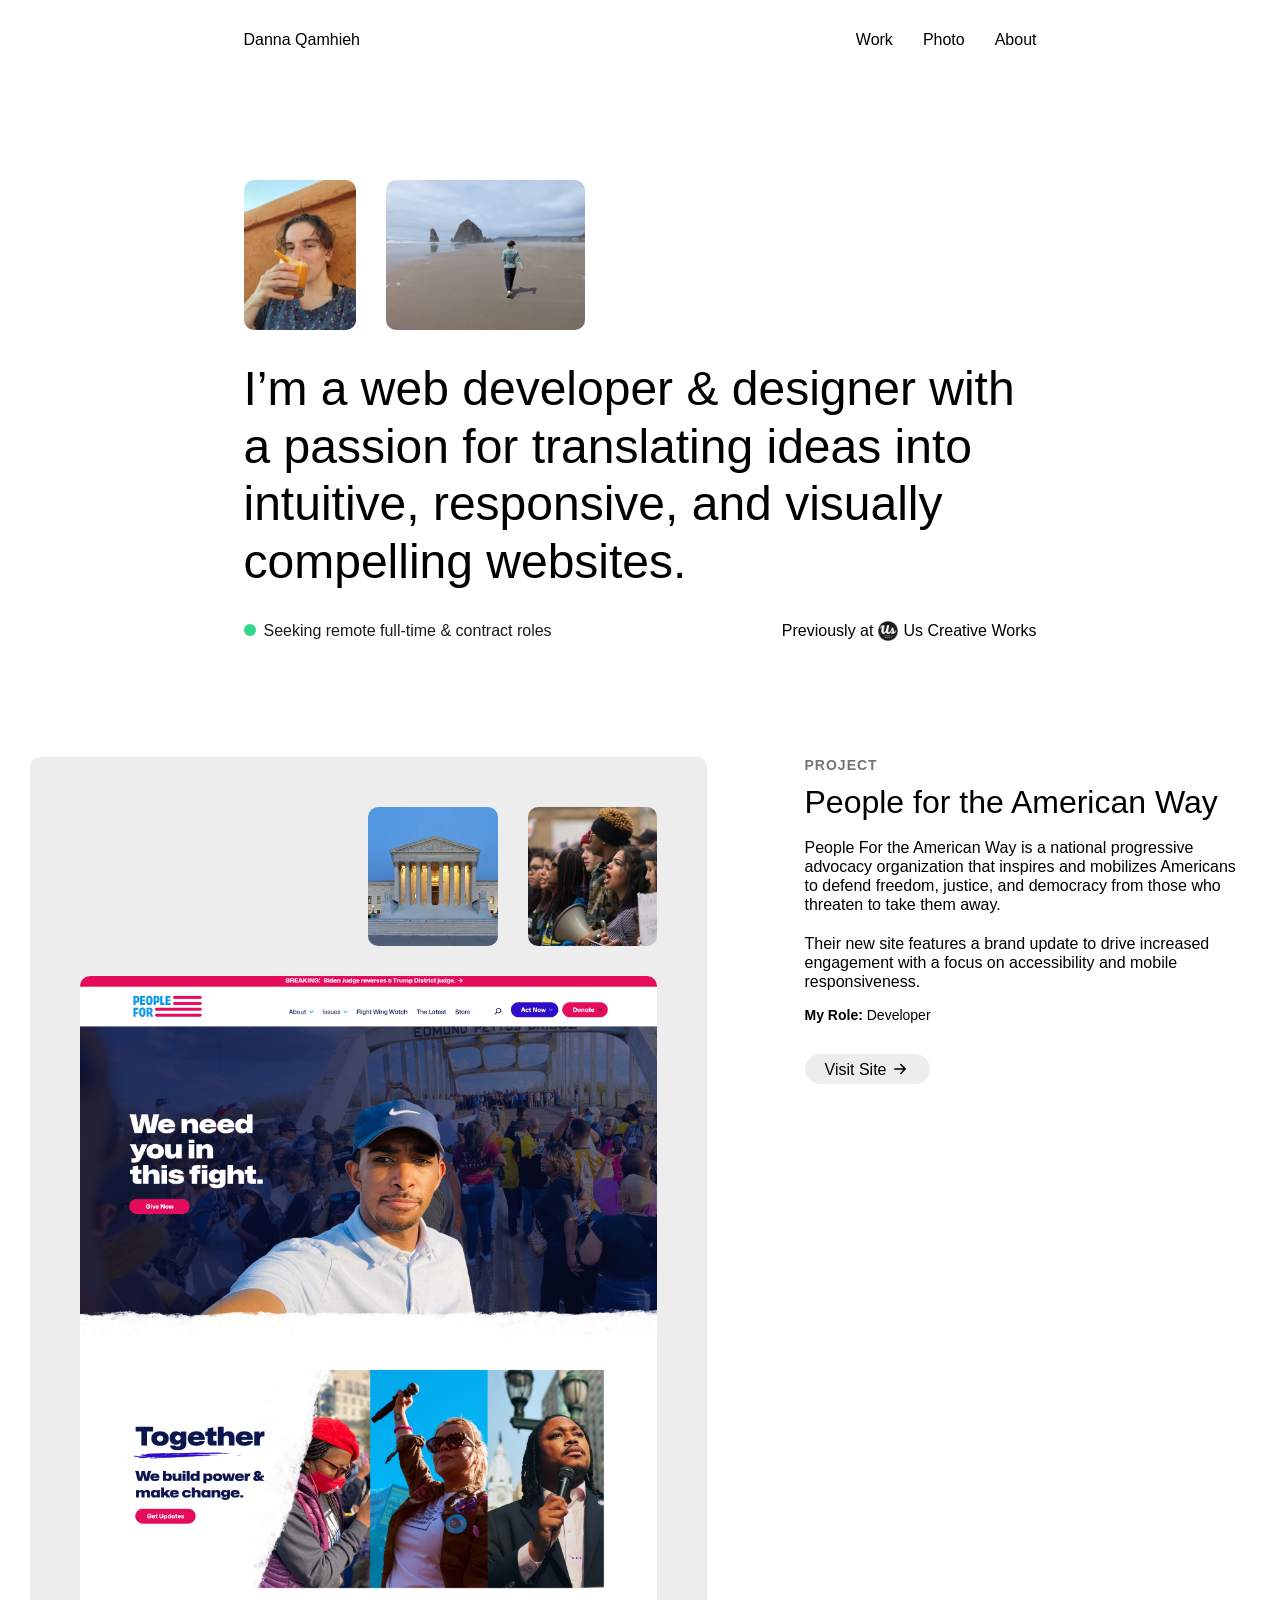
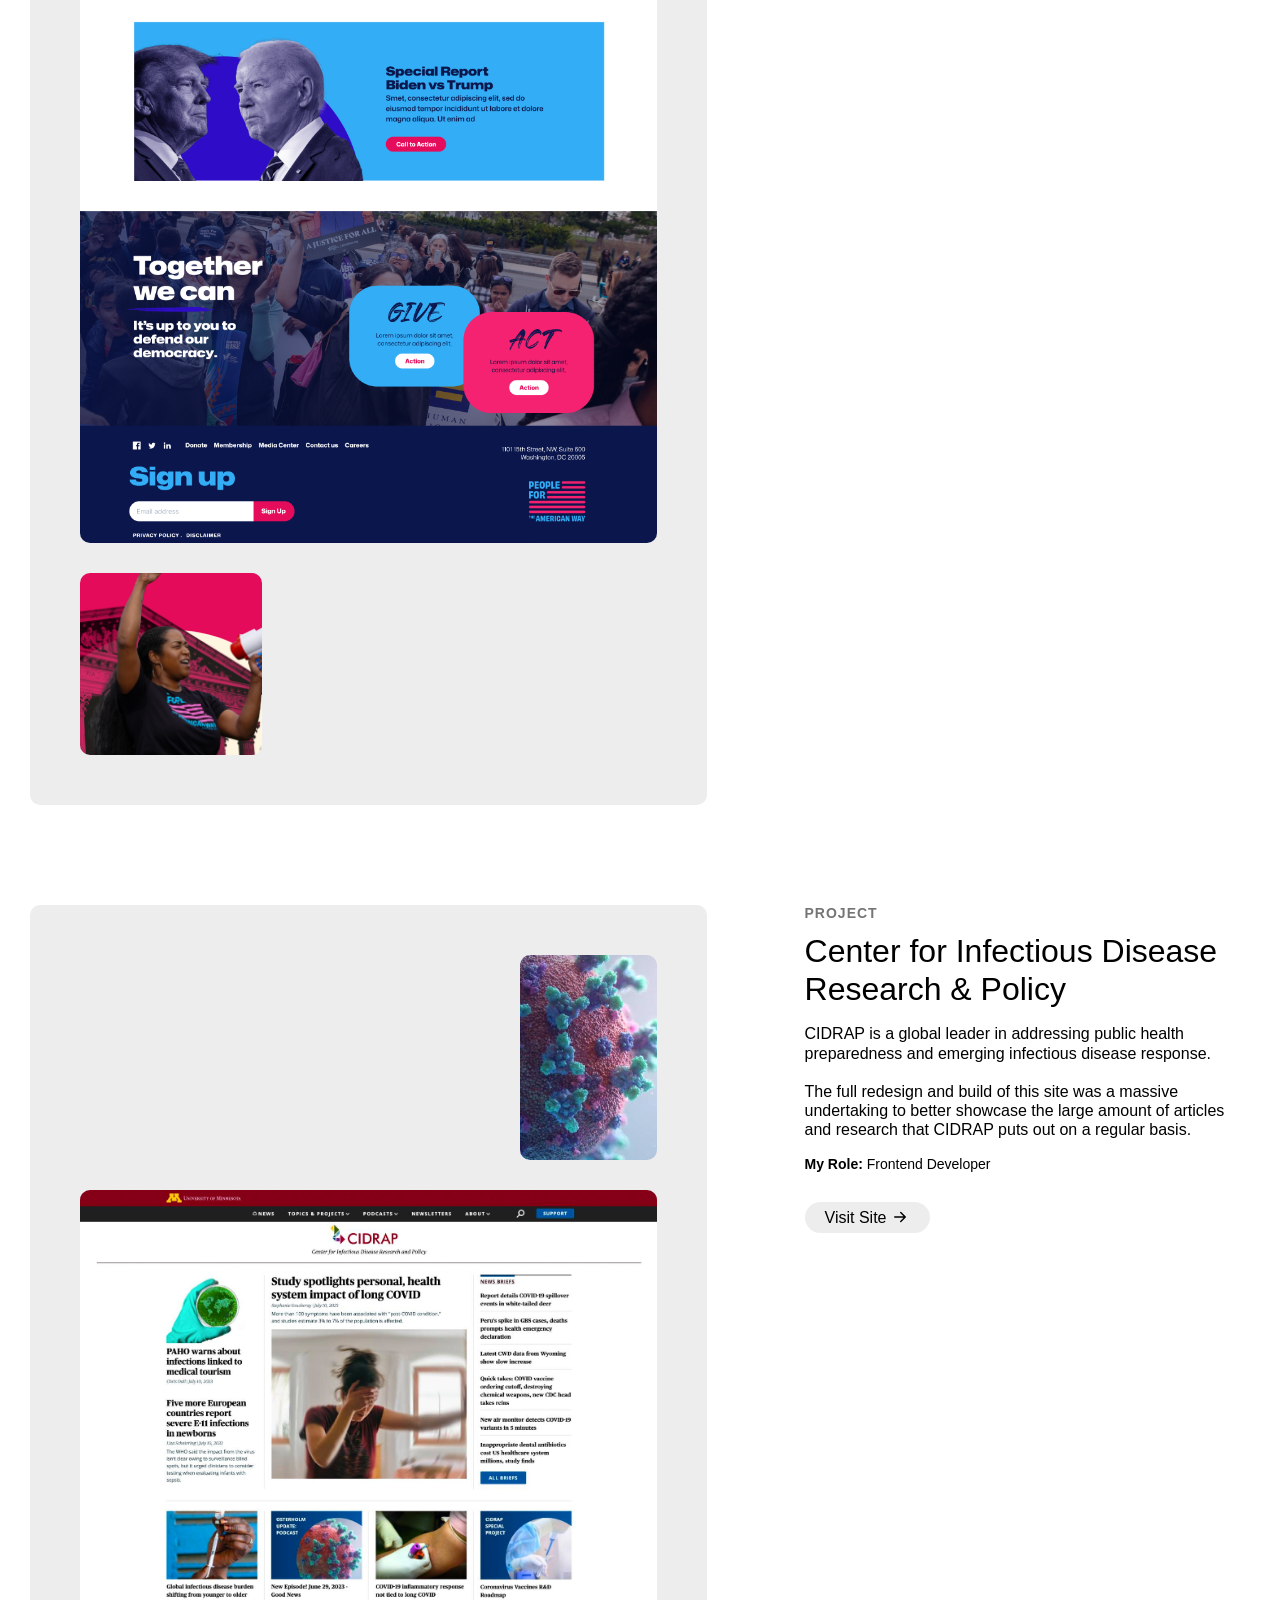
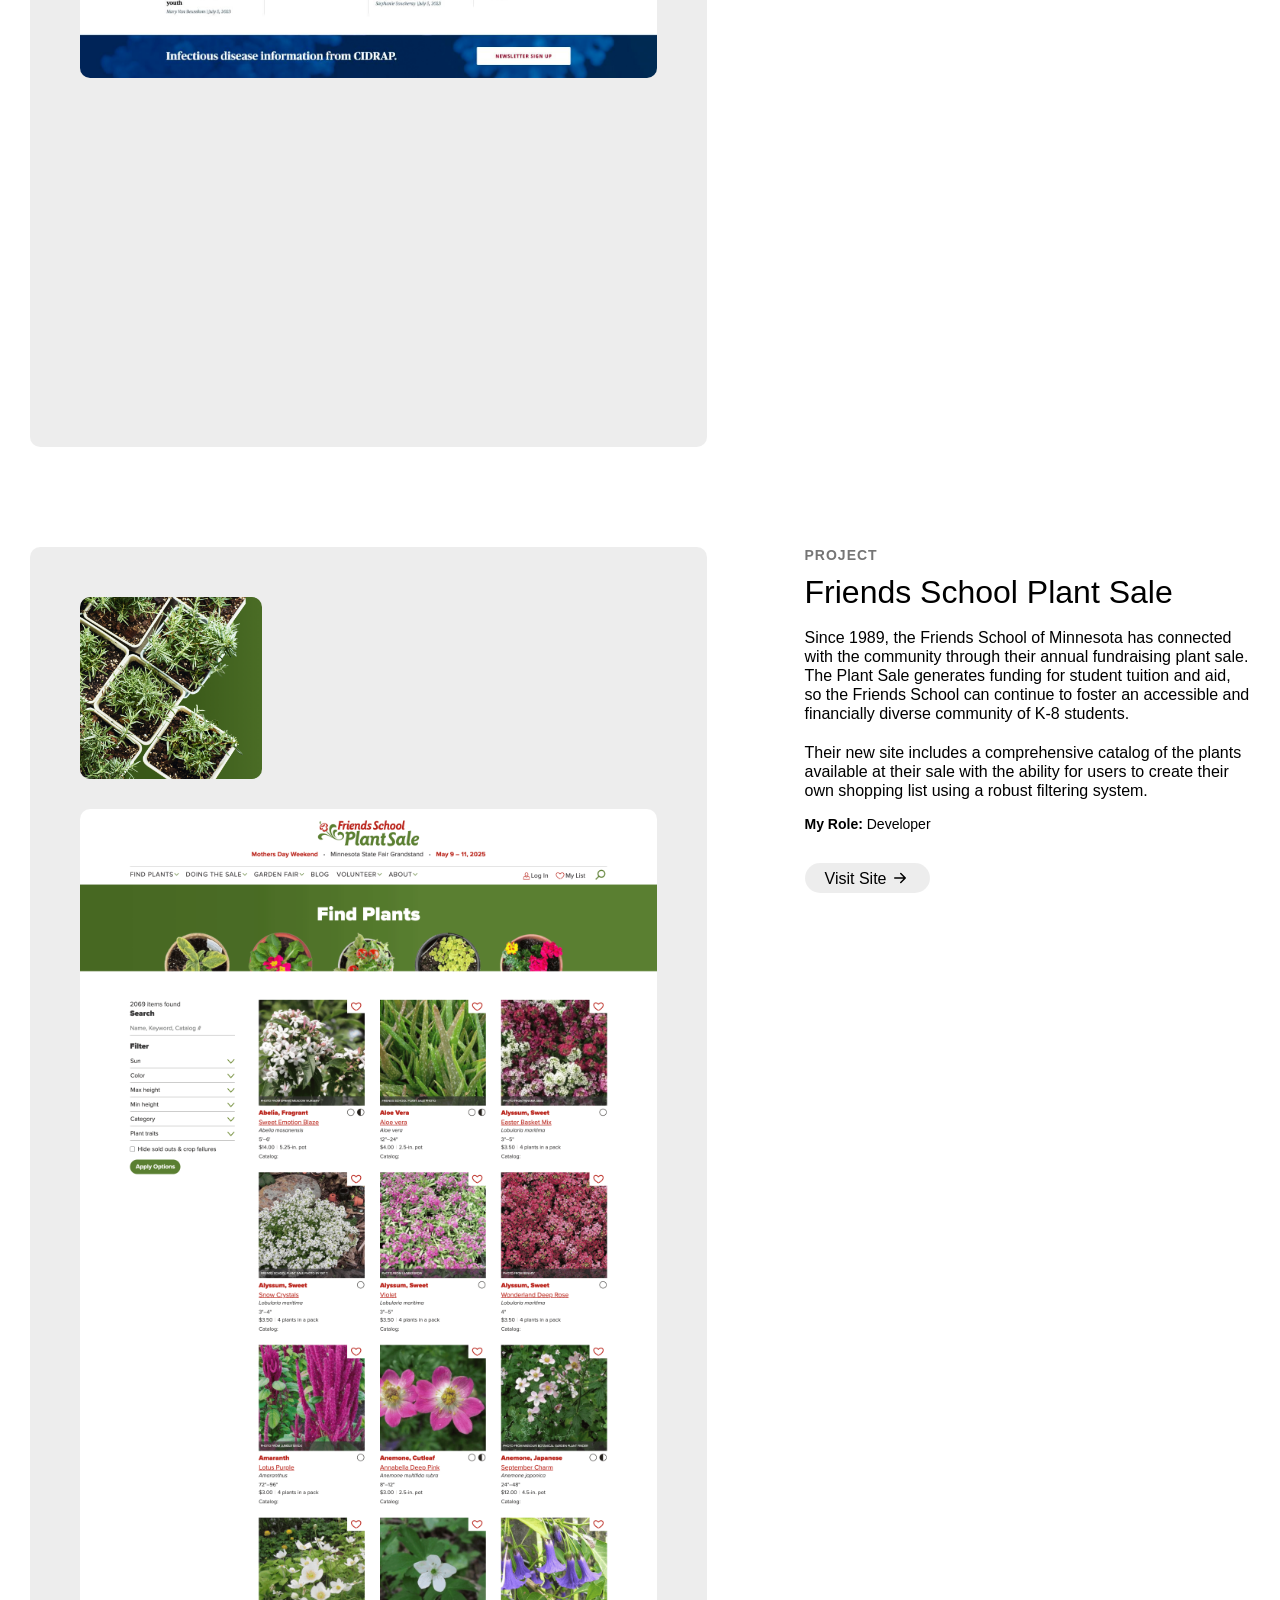
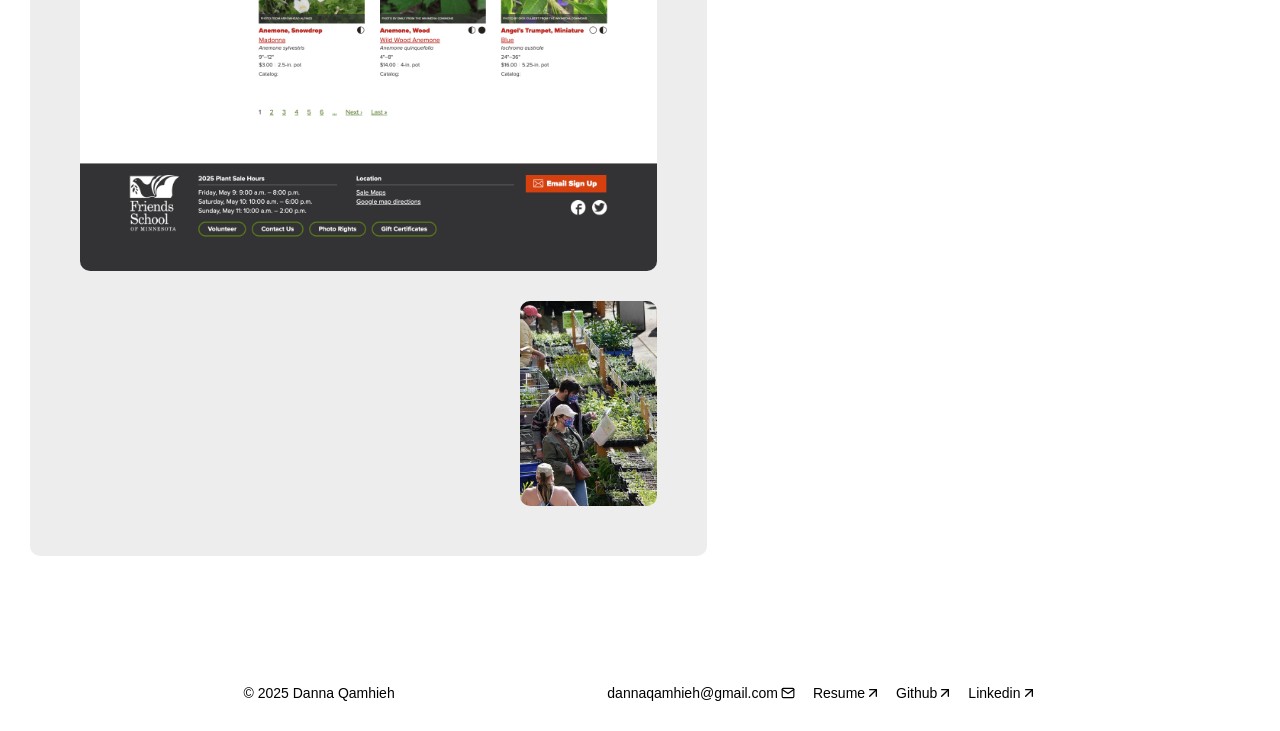
<file: index.html>
<!doctype html>
<html
  lang="en"
  data-ws-project="2b50ea9f-bf33-4b73-80dc-d3fbe2cbf767"
  data-ws-last-published="2025-10-21T21:09:37.824Z"
>
  <head>
    <link
      rel="stylesheet"
      type="text/css"
      href="/assets/static/app_generated_index-6937cd5a.CjaumdrQ.css"
    />
    <meta charset="UTF-8" />
    <meta name="viewport" content="width=device-width,initial-scale=1" />
    <meta property="og:url" content="https://url/" />
    <title>Home</title>
    <meta property="og:title" content="Home" />
    <meta property="og:type" content="website" />
  </head>
  <body
    class="w-element cl8rinr cz4z9i5 chxb4po c10l0ceu c3cv69c c1w41d0l cyus7fi cxtes77"
  >
    <div style="display: contents">
      <div style="display: contents">
        <nav
          aria-label="Main"
          data-orientation="horizontal"
          dir="ltr"
          class="w-navigation-menu c1x63q7q c1t669ol c1asfxcy c15cfmfb c1p9tyeg cngit7h c15dujl6 cl0zgg6 cl8rinr cz4z9i5 c4b0wol cy6fh98 c5pn0ju c1amfkcc"
        >
          <a href="/" class="w-element cboyhgp c12ww3tj cb283el cn75yob"
            >Danna Qamhieh</a
          >
          <div style="position: relative">
            <ul
              data-orientation="horizontal"
              class="w-menu-list c1asfxcy cn7j14e c1wk7zdl c164aju3 c1i2n72y c18iqzyv c1h1l8hw crmyyxl cmyubzg c1h9m39o c106bwf"
              dir="ltr"
            >
              <li data-ws-index="0" class="w-menu-item">
                <a
                  href="/"
                  class="w-link c11mx7zy c18iqzyv c1h1l8hw cagkkyj c14b2czf c152aasp c1ycjjf7 c1k8dcxs c102ryc9 c1e0tm32 c1p0mj3k cn75yob cuque79 c7tj731 c1jbty2b c1rjg5vv cpy22uq ctch0q2 ca8lqpc c1mp4iho"
                  data-radix-collection-item=""
                  >Work</a
                >
              </li>
              <li data-ws-index="1" class="w-menu-item">
                <a
                  href="/photo"
                  class="w-link c11mx7zy c18iqzyv c1h1l8hw cagkkyj c14b2czf c152aasp c1ycjjf7 c1k8dcxs c102ryc9 c1e0tm32 c1p0mj3k cn75yob cuque79 c7tj731 c1jbty2b c1rjg5vv cpy22uq ctch0q2 ca8lqpc c1mp4iho"
                  data-radix-collection-item=""
                  >Photo</a
                >
              </li>
              <li data-ws-index="2" class="w-menu-item">
                <a
                  href="/about"
                  class="w-link c11mx7zy c18iqzyv c1h1l8hw cagkkyj c14b2czf c152aasp c1ycjjf7 c1k8dcxs c102ryc9 c1e0tm32 c1p0mj3k cn75yob cuque79 c7tj731 c1jbty2b c1rjg5vv cpy22uq ctch0q2 ca8lqpc c1mp4iho"
                  data-radix-collection-item=""
                  >About</a
                >
              </li>
            </ul>
          </div>
        </nav>
      </div>
    </div>
    <div
      class="w-element c1op87xn c3r3glt c1knhhs6 czplomd cl0zgg6 cl8rinr cz4z9i5 clsopxo cy6fh98 c1r3k2q0 c12mnr2j"
    >
      <div
        class="w-element c1asfxcy cmyubzg crmyyxl c1wyyqax c1q0apou c12xu6kp"
      >
        <img
          alt="Danna sipping orange juice in Morocco"
          width="2944"
          height="2208"
          src="/assets/20240403_181340_dDjWPujDkUHR-vdOMl0Hd.jpg"
          class="w-image c10r6zxz c5zqeaf c11wq2am clcqg7d c1dpju10 c117zzii c1iiflq9 css3cp cmn9pvj c1c0hrdj c11ulht2"
          sizes="100vw"
          srcset="
            /assets/20240403_181340_dDjWPujDkUHR-vdOMl0Hd.jpg   16w,
            /assets/20240403_181340_dDjWPujDkUHR-vdOMl0Hd.jpg   32w,
            /assets/20240403_181340_dDjWPujDkUHR-vdOMl0Hd.jpg   48w,
            /assets/20240403_181340_dDjWPujDkUHR-vdOMl0Hd.jpg   64w,
            /assets/20240403_181340_dDjWPujDkUHR-vdOMl0Hd.jpg   96w,
            /assets/20240403_181340_dDjWPujDkUHR-vdOMl0Hd.jpg  128w,
            /assets/20240403_181340_dDjWPujDkUHR-vdOMl0Hd.jpg  256w,
            /assets/20240403_181340_dDjWPujDkUHR-vdOMl0Hd.jpg  384w,
            /assets/20240403_181340_dDjWPujDkUHR-vdOMl0Hd.jpg  640w,
            /assets/20240403_181340_dDjWPujDkUHR-vdOMl0Hd.jpg  750w,
            /assets/20240403_181340_dDjWPujDkUHR-vdOMl0Hd.jpg  828w,
            /assets/20240403_181340_dDjWPujDkUHR-vdOMl0Hd.jpg 1080w,
            /assets/20240403_181340_dDjWPujDkUHR-vdOMl0Hd.jpg 1200w,
            /assets/20240403_181340_dDjWPujDkUHR-vdOMl0Hd.jpg 1920w,
            /assets/20240403_181340_dDjWPujDkUHR-vdOMl0Hd.jpg 2048w,
            /assets/20240403_181340_dDjWPujDkUHR-vdOMl0Hd.jpg 3840w
          "
          decoding="async"
          loading="lazy"
        /><img
          alt="Danna at Cannon Beach"
          width="4080"
          height="3072"
          src="/assets/PXL_20240516_214721088_JGFtYXiyfPRnZQfmmY66l.jpg"
          class="w-image c10r6zxz c5zqeaf c11wq2am clcqg7d c1dpju10 c117zzii c1iiflq9 css3cp cmn9pvj c1c0hrdj c11ulht2"
          sizes="100vw"
          srcset="
            /assets/PXL_20240516_214721088_JGFtYXiyfPRnZQfmmY66l.jpg   16w,
            /assets/PXL_20240516_214721088_JGFtYXiyfPRnZQfmmY66l.jpg   32w,
            /assets/PXL_20240516_214721088_JGFtYXiyfPRnZQfmmY66l.jpg   48w,
            /assets/PXL_20240516_214721088_JGFtYXiyfPRnZQfmmY66l.jpg   64w,
            /assets/PXL_20240516_214721088_JGFtYXiyfPRnZQfmmY66l.jpg   96w,
            /assets/PXL_20240516_214721088_JGFtYXiyfPRnZQfmmY66l.jpg  128w,
            /assets/PXL_20240516_214721088_JGFtYXiyfPRnZQfmmY66l.jpg  256w,
            /assets/PXL_20240516_214721088_JGFtYXiyfPRnZQfmmY66l.jpg  384w,
            /assets/PXL_20240516_214721088_JGFtYXiyfPRnZQfmmY66l.jpg  640w,
            /assets/PXL_20240516_214721088_JGFtYXiyfPRnZQfmmY66l.jpg  750w,
            /assets/PXL_20240516_214721088_JGFtYXiyfPRnZQfmmY66l.jpg  828w,
            /assets/PXL_20240516_214721088_JGFtYXiyfPRnZQfmmY66l.jpg 1080w,
            /assets/PXL_20240516_214721088_JGFtYXiyfPRnZQfmmY66l.jpg 1200w,
            /assets/PXL_20240516_214721088_JGFtYXiyfPRnZQfmmY66l.jpg 1920w,
            /assets/PXL_20240516_214721088_JGFtYXiyfPRnZQfmmY66l.jpg 2048w,
            /assets/PXL_20240516_214721088_JGFtYXiyfPRnZQfmmY66l.jpg 3840w
          "
          decoding="async"
          loading="lazy"
        />
      </div>
      <h1
        class="w-element c1jldxzj c14wrb6k clkerts c3cv69c c1ngyj5o cay72gs c1s0y7vc"
      >
        I’m a web developer &amp; designer with a passion for translating ideas
        into intuitive, responsive, and visually compelling websites.
      </h1>
      <div class="w-element c1asfxcy c1h63z0s c15cfmfb c1vr4aej cqrb5i1">
        <div class="w-element c13v0uvl">
          <div
            class="w-element cu5d4ea c5wsll1 cboyhgp cex9o7j c1x1itsq cvbhqkz c16dklfw c38gdps cap3pck"
          ></div>
          <p
            class="w-element c6kyokm cv0cggu c15p6bnu cedzou0 cc9cwpd c4b0wol cboyhgp c1kbfcf cn5ri6g"
          >
            Seeking remote full-time &amp; contract roles
          </p>
        </div>
        <div class="w-element c1asfxcy c4b0wol">
          <p class="w-element">Previously at</p>
          <a
            href="https://www.uscreativeworks.com/"
            target="_blank"
            class="w-element cyrcrsm c1asfxcy cn75yob c1l3bz4g czruvhc"
            ><img
              alt=""
              width="100"
              height="100"
              src="/assets/us_creative_works_logo_CpXyp1iYRk-aclh_r_AdQ.jpg"
              class="w-image cs2dnvt c1dpju10 c5zqeaf c11wq2am c12ww3tj cd29bu5 c1u7ar56"
              sizes="100vw"
              srcset="
                /assets/us_creative_works_logo_CpXyp1iYRk-aclh_r_AdQ.jpg  16w,
                /assets/us_creative_works_logo_CpXyp1iYRk-aclh_r_AdQ.jpg  32w,
                /assets/us_creative_works_logo_CpXyp1iYRk-aclh_r_AdQ.jpg  48w,
                /assets/us_creative_works_logo_CpXyp1iYRk-aclh_r_AdQ.jpg  64w,
                /assets/us_creative_works_logo_CpXyp1iYRk-aclh_r_AdQ.jpg  96w,
                /assets/us_creative_works_logo_CpXyp1iYRk-aclh_r_AdQ.jpg 128w,
                /assets/us_creative_works_logo_CpXyp1iYRk-aclh_r_AdQ.jpg 256w
              "
              decoding="async"
              loading="lazy"
            />
            <p class="w-element cb283el cn763wq">Us Creative Works</p></a
          >
        </div>
      </div>
    </div>
    <div
      class="w-element c1knhhs6 czplomd c1asfxcy c151q3qu c457q8b c3ymdxa crip0ej cqrb5i1 c1r3k2q0 c12mnr2j cw3e9bp c1ik6s79"
    >
      <div
        class="w-element c117zzii c1iiflq9 css3cp cmn9pvj c9w1kaz cmyubzg crmyyxl c1d3iaom c1asfxcy cckkx10 cjv35uh c1kkfag2 c1q0apou c12xu6kp c14ltg3z c1xtfx9l"
      >
        <div
          class="w-element c67ubo5 cmyubzg crmyyxl c1h63z0s c104jg5m c1q0apou"
        >
          <video
            src="/assets/Screen_Recording_2025-08-14_at_10.51.29_AM_xiET49YUJx_vVqmaI4YIU.mov"
            preload="auto"
            autoplay=""
            muted=""
            playsinline=""
            crossorigin="anonymous"
            width="468"
            height="222"
            alt="A button hover effect"
            loop=""
            class="w-video c1brjmpa c1t669ol c1c0hrdj c117zzii c1iiflq9 css3cp cmn9pvj"
            data-ws-video-id=":Rle:"
          ></video
          ><img
            alt="A government building"
            width="250"
            height="270"
            src="/assets/pfaw3_Buq2pxKQigfy2ojslSEYW.webp"
            class="w-image c117zzii c1iiflq9 css3cp cmn9pvj c6ieqw6 c1t669ol c1c0hrdj c1brjmpa c19ws1x1"
            sizes="100vw"
            srcset="
              /assets/pfaw3_Buq2pxKQigfy2ojslSEYW.webp  16w,
              /assets/pfaw3_Buq2pxKQigfy2ojslSEYW.webp  32w,
              /assets/pfaw3_Buq2pxKQigfy2ojslSEYW.webp  48w,
              /assets/pfaw3_Buq2pxKQigfy2ojslSEYW.webp  64w,
              /assets/pfaw3_Buq2pxKQigfy2ojslSEYW.webp  96w,
              /assets/pfaw3_Buq2pxKQigfy2ojslSEYW.webp 128w,
              /assets/pfaw3_Buq2pxKQigfy2ojslSEYW.webp 256w,
              /assets/pfaw3_Buq2pxKQigfy2ojslSEYW.webp 384w,
              /assets/pfaw3_Buq2pxKQigfy2ojslSEYW.webp 640w
            "
            decoding="async"
            loading="lazy"
          /><img
            alt="People at a protest"
            width="840"
            height="450"
            src="/assets/pfaw2_Bu0gR40COztFUhSWFtDg3.webp"
            class="w-image c117zzii c1iiflq9 css3cp cmn9pvj c1h7mlgb c6ieqw6 c1t669ol c1c0hrdj c1brjmpa c19ws1x1"
            sizes="100vw"
            srcset="
              /assets/pfaw2_Bu0gR40COztFUhSWFtDg3.webp   16w,
              /assets/pfaw2_Bu0gR40COztFUhSWFtDg3.webp   32w,
              /assets/pfaw2_Bu0gR40COztFUhSWFtDg3.webp   48w,
              /assets/pfaw2_Bu0gR40COztFUhSWFtDg3.webp   64w,
              /assets/pfaw2_Bu0gR40COztFUhSWFtDg3.webp   96w,
              /assets/pfaw2_Bu0gR40COztFUhSWFtDg3.webp  128w,
              /assets/pfaw2_Bu0gR40COztFUhSWFtDg3.webp  256w,
              /assets/pfaw2_Bu0gR40COztFUhSWFtDg3.webp  384w,
              /assets/pfaw2_Bu0gR40COztFUhSWFtDg3.webp  640w,
              /assets/pfaw2_Bu0gR40COztFUhSWFtDg3.webp  750w,
              /assets/pfaw2_Bu0gR40COztFUhSWFtDg3.webp  828w,
              /assets/pfaw2_Bu0gR40COztFUhSWFtDg3.webp 1080w,
              /assets/pfaw2_Bu0gR40COztFUhSWFtDg3.webp 1200w,
              /assets/pfaw2_Bu0gR40COztFUhSWFtDg3.webp 1920w
            "
            decoding="async"
            loading="lazy"
          />
        </div>
        <div class="w-element cmyubzg crmyyxl c67ubo5 c1imzbbp c1t669ol">
          <img
            alt="Homepage of peoplefor.org"
            width="920"
            height="1860"
            src="/assets/pfaw4_J2sjCuebDg4IKg1t7IFnQ.png"
            class="w-image c117zzii c1iiflq9 css3cp cmn9pvj c1t669ol c1c0hrdj"
            sizes="100vw"
            srcset="
              /assets/pfaw4_J2sjCuebDg4IKg1t7IFnQ.png   16w,
              /assets/pfaw4_J2sjCuebDg4IKg1t7IFnQ.png   32w,
              /assets/pfaw4_J2sjCuebDg4IKg1t7IFnQ.png   48w,
              /assets/pfaw4_J2sjCuebDg4IKg1t7IFnQ.png   64w,
              /assets/pfaw4_J2sjCuebDg4IKg1t7IFnQ.png   96w,
              /assets/pfaw4_J2sjCuebDg4IKg1t7IFnQ.png  128w,
              /assets/pfaw4_J2sjCuebDg4IKg1t7IFnQ.png  256w,
              /assets/pfaw4_J2sjCuebDg4IKg1t7IFnQ.png  384w,
              /assets/pfaw4_J2sjCuebDg4IKg1t7IFnQ.png  640w,
              /assets/pfaw4_J2sjCuebDg4IKg1t7IFnQ.png  750w,
              /assets/pfaw4_J2sjCuebDg4IKg1t7IFnQ.png  828w,
              /assets/pfaw4_J2sjCuebDg4IKg1t7IFnQ.png 1080w,
              /assets/pfaw4_J2sjCuebDg4IKg1t7IFnQ.png 1200w,
              /assets/pfaw4_J2sjCuebDg4IKg1t7IFnQ.png 1920w
            "
            decoding="async"
            loading="lazy"
          />
        </div>
        <div
          class="w-element cmyubzg crmyyxl c67ubo5 c5urr8i c1t669ol c1q0apou"
        >
          <img
            alt="Woman with a bullhorn"
            width="370"
            height="370"
            src="/assets/pfaw_HXU0hua670FWN7Nzj4WrK.png"
            class="w-image c117zzii c1iiflq9 css3cp cmn9pvj c6ieqw6 c1t669ol c1c0hrdj c1brjmpa c19ws1x1"
            sizes="100vw"
            srcset="
              /assets/pfaw_HXU0hua670FWN7Nzj4WrK.png  16w,
              /assets/pfaw_HXU0hua670FWN7Nzj4WrK.png  32w,
              /assets/pfaw_HXU0hua670FWN7Nzj4WrK.png  48w,
              /assets/pfaw_HXU0hua670FWN7Nzj4WrK.png  64w,
              /assets/pfaw_HXU0hua670FWN7Nzj4WrK.png  96w,
              /assets/pfaw_HXU0hua670FWN7Nzj4WrK.png 128w,
              /assets/pfaw_HXU0hua670FWN7Nzj4WrK.png 256w,
              /assets/pfaw_HXU0hua670FWN7Nzj4WrK.png 384w,
              /assets/pfaw_HXU0hua670FWN7Nzj4WrK.png 640w,
              /assets/pfaw_HXU0hua670FWN7Nzj4WrK.png 750w
            "
            decoding="async"
            loading="lazy"
          /><video
            src="/assets/Screen_Recording_2025-08-14_at_1.09.48_PM_t-r5QZI__vbGCVXYVPgER.mov"
            preload="auto"
            autoplay=""
            muted=""
            playsinline=""
            crossorigin="anonymous"
            width="572"
            height="318"
            alt="A drop-down menu"
            loop=""
            class="w-video c5zqeaf c1t669ol c1c0hrdj c117zzii c1iiflq9 css3cp cmn9pvj"
            data-ws-video-id=":R1de:"
          ></video>
        </div>
      </div>
      <div
        class="w-element c1of5h3e c1ye7xx5 ckrxpmz c117zzii c1iiflq9 css3cp cmn9pvj cegznw1 c1brjmpa cnjwe3 coinr6c c9dabbs c1dw5kmw"
      >
        <p
          class="w-element co6v1ga cz5kdfd c1ogfube c1q7itqk cg14biq c1lxskfl cmsnwn5"
        >
          Project
        </p>
        <h2 class="w-element c1vlaf6y c1ngyj5o c7elzm2 c14wrb6k clkerts">
          People for the American Way
        </h2>
        <p class="w-element c3cv69c c8fo3p5">
          People For the American Way is a national progressive advocacy
          organization that inspires and mobilizes Americans to defend freedom,
          justice, and democracy from those who threaten to take them away.<br /><br />Their
          new site features a brand update to drive increased engagement with a
          focus on accessibility and mobile responsiveness.
        </p>
        <p class="w-element c1ogfube">
          <b class="w-element">My Role:</b> Developer
        </p>
        <a
          href="https://www.peoplefor.org/"
          target="_blank"
          class="w-element cdv72q8 c2lwxyb c11wq2am c1e11ya5 c1asfxcy c17n6os cqctoyy c1h1l8hw cfnuty6 c17kdsi4 c559v8x c1cvatei cgfhcgr ci9mw8f cxldhsh c1hx5obf cmcoqnr c12ww3tj c9nyvgc c1mfzj7w ckxzyzu c1bdgz6b cn75yob cb283el c1p7edy1 c95skkb c2y6gg5 c18cohhj cpye4yu c7ntcil cdrh2y5 cysncr5 c9w1kaz c9zfvux c4yuvuc"
          ><span class="w-element cboyhgp c78dbt9 c4b0wol">Visit Site</span>
          <div class="w-element ceykv8 cq63btd cboyhgp c1eyfopz">
            <div class="w-html-embed">
              <!--?xml version="1.0" encoding="utf-8"?--><!-- Uploaded to: SVG Repo, www.svgrepo.com, Generator: SVG Repo Mixer Tools -->
              <svg
                width="100%"
                height="100%"
                viewBox="0 0 24 24"
                fill="none"
                xmlns="http://www.w3.org/2000/svg"
              >
                <path
                  d="M5 12H19M19 12L13 6M19 12L13 18"
                  stroke="#000000"
                  stroke-width="2"
                  stroke-linecap="round"
                  stroke-linejoin="round"
                ></path>
              </svg>
            </div></div
        ></a>
      </div>
    </div>
    <div
      class="w-element c1knhhs6 czplomd c1asfxcy c151q3qu c457q8b c3ymdxa crip0ej cqrb5i1 c1r3k2q0 c12mnr2j"
    >
      <div
        class="w-element c117zzii c1iiflq9 css3cp cmn9pvj c9w1kaz cmyubzg crmyyxl c1d3iaom c1asfxcy cckkx10 cjv35uh c1kkfag2 c1q0apou c12xu6kp c14ltg3z c1xtfx9l"
      >
        <div
          class="w-element cmyubzg crmyyxl c67ubo5 c1dzpib7 c1t669ol c1q0apou"
        >
          <video
            src="/assets/Screen_Recording_2025-08-21_at_3.25.35_PM_k0gnRAX7eQlqXg-VkEGBQ.mov"
            preload="auto"
            autoplay=""
            muted=""
            playsinline=""
            crossorigin="anonymous"
            width="1720"
            height="912"
            alt="An accordion dropdown"
            loop=""
            class="w-video c5zqeaf c1t669ol c1c0hrdj c117zzii c1iiflq9 css3cp cmn9pvj"
            data-ws-video-id=":Rli:"
          ></video
          ><img
            alt="A virus"
            width="630"
            height="375"
            src="/assets/cidrap-featured-thumbnail_0_ED5T4D30MKSmJC2PTEQaO.jpg"
            class="w-image c117zzii c1iiflq9 css3cp cmn9pvj cgj9iie c1h7mlgb c6ieqw6 c1t669ol c1c0hrdj c1brjmpa"
            sizes="100vw"
            srcset="
              /assets/cidrap-featured-thumbnail_0_ED5T4D30MKSmJC2PTEQaO.jpg   16w,
              /assets/cidrap-featured-thumbnail_0_ED5T4D30MKSmJC2PTEQaO.jpg   32w,
              /assets/cidrap-featured-thumbnail_0_ED5T4D30MKSmJC2PTEQaO.jpg   48w,
              /assets/cidrap-featured-thumbnail_0_ED5T4D30MKSmJC2PTEQaO.jpg   64w,
              /assets/cidrap-featured-thumbnail_0_ED5T4D30MKSmJC2PTEQaO.jpg   96w,
              /assets/cidrap-featured-thumbnail_0_ED5T4D30MKSmJC2PTEQaO.jpg  128w,
              /assets/cidrap-featured-thumbnail_0_ED5T4D30MKSmJC2PTEQaO.jpg  256w,
              /assets/cidrap-featured-thumbnail_0_ED5T4D30MKSmJC2PTEQaO.jpg  384w,
              /assets/cidrap-featured-thumbnail_0_ED5T4D30MKSmJC2PTEQaO.jpg  640w,
              /assets/cidrap-featured-thumbnail_0_ED5T4D30MKSmJC2PTEQaO.jpg  750w,
              /assets/cidrap-featured-thumbnail_0_ED5T4D30MKSmJC2PTEQaO.jpg  828w,
              /assets/cidrap-featured-thumbnail_0_ED5T4D30MKSmJC2PTEQaO.jpg 1080w,
              /assets/cidrap-featured-thumbnail_0_ED5T4D30MKSmJC2PTEQaO.jpg 1200w,
              /assets/cidrap-featured-thumbnail_0_ED5T4D30MKSmJC2PTEQaO.jpg 1920w
            "
            decoding="async"
            loading="lazy"
          />
        </div>
        <img
          alt="Homepage of cidrap.umn.edu"
          width="1417"
          height="1199"
          src="/assets/cidrap_xBBRB3kKoho9F7N8Sa5Jw.jpg"
          class="w-image c117zzii c1iiflq9 css3cp cmn9pvj c1t669ol c1c0hrdj"
          sizes="100vw"
          srcset="
            /assets/cidrap_xBBRB3kKoho9F7N8Sa5Jw.jpg   16w,
            /assets/cidrap_xBBRB3kKoho9F7N8Sa5Jw.jpg   32w,
            /assets/cidrap_xBBRB3kKoho9F7N8Sa5Jw.jpg   48w,
            /assets/cidrap_xBBRB3kKoho9F7N8Sa5Jw.jpg   64w,
            /assets/cidrap_xBBRB3kKoho9F7N8Sa5Jw.jpg   96w,
            /assets/cidrap_xBBRB3kKoho9F7N8Sa5Jw.jpg  128w,
            /assets/cidrap_xBBRB3kKoho9F7N8Sa5Jw.jpg  256w,
            /assets/cidrap_xBBRB3kKoho9F7N8Sa5Jw.jpg  384w,
            /assets/cidrap_xBBRB3kKoho9F7N8Sa5Jw.jpg  640w,
            /assets/cidrap_xBBRB3kKoho9F7N8Sa5Jw.jpg  750w,
            /assets/cidrap_xBBRB3kKoho9F7N8Sa5Jw.jpg  828w,
            /assets/cidrap_xBBRB3kKoho9F7N8Sa5Jw.jpg 1080w,
            /assets/cidrap_xBBRB3kKoho9F7N8Sa5Jw.jpg 1200w,
            /assets/cidrap_xBBRB3kKoho9F7N8Sa5Jw.jpg 1920w,
            /assets/cidrap_xBBRB3kKoho9F7N8Sa5Jw.jpg 2048w,
            /assets/cidrap_xBBRB3kKoho9F7N8Sa5Jw.jpg 3840w
          "
          decoding="async"
          loading="lazy"
        /><video
          src="/assets/Screen_Recording_2025-08-14_at_1.35.03_PM_58VSxD_q1O8I1SCD5yYag.mov"
          preload="auto"
          autoplay=""
          muted=""
          playsinline=""
          crossorigin="anonymous"
          width="1896"
          height="830"
          alt="A news carousel"
          loop=""
          class="w-video c5zqeaf c1t669ol c1c0hrdj c117zzii c1iiflq9 css3cp cmn9pvj"
          data-ws-video-id=":Rdi:"
        ></video>
      </div>
      <div
        class="w-element c1of5h3e c1ye7xx5 ckrxpmz c117zzii c1iiflq9 css3cp cmn9pvj cegznw1 c1brjmpa cnjwe3 coinr6c c9dabbs c1dw5kmw"
      >
        <p
          class="w-element co6v1ga cz5kdfd c1ogfube c1q7itqk cg14biq c1lxskfl cmsnwn5"
        >
          Project
        </p>
        <h2 class="w-element c1vlaf6y c1ngyj5o c7elzm2 c14wrb6k clkerts">
          Center for Infectious Disease Research &amp; Policy
        </h2>
        <p class="w-element c3cv69c">
          CIDRAP is a global leader in addressing public health preparedness and
          emerging infectious disease response.<br /><br />The full redesign and
          build of this site was a massive undertaking to better showcase the
          large amount of articles and research that CIDRAP puts out on a
          regular basis.
        </p>
        <p class="w-element c1ogfube">
          <b class="w-element">My Role:</b> Frontend Developer
        </p>
        <a
          href="https://www.cidrap.umn.edu/"
          target="_blank"
          class="w-element cdv72q8 c2lwxyb c11wq2am c1e11ya5 c1asfxcy c17n6os cqctoyy c1h1l8hw cfnuty6 c17kdsi4 c559v8x c1cvatei cgfhcgr ci9mw8f cxldhsh c1hx5obf cmcoqnr c12ww3tj c9nyvgc c1mfzj7w ckxzyzu c1bdgz6b cn75yob cb283el c1p7edy1 c95skkb c2y6gg5 c18cohhj cpye4yu c7ntcil cdrh2y5 cysncr5 c9w1kaz c9zfvux c4yuvuc"
          ><span class="w-element cboyhgp c78dbt9 c4b0wol">Visit Site</span>
          <div class="w-element ceykv8 cq63btd cboyhgp c1eyfopz">
            <div class="w-html-embed">
              <!--?xml version="1.0" encoding="utf-8"?--><!-- Uploaded to: SVG Repo, www.svgrepo.com, Generator: SVG Repo Mixer Tools -->
              <svg
                width="100%"
                height="100%"
                viewBox="0 0 24 24"
                fill="none"
                xmlns="http://www.w3.org/2000/svg"
              >
                <path
                  d="M5 12H19M19 12L13 6M19 12L13 18"
                  stroke="#000000"
                  stroke-width="2"
                  stroke-linecap="round"
                  stroke-linejoin="round"
                ></path>
              </svg>
            </div></div
        ></a>
      </div>
    </div>
    <div
      class="w-element c1knhhs6 czplomd c1asfxcy c151q3qu c457q8b c3ymdxa crip0ej cqrb5i1 c1r3k2q0 c12mnr2j"
    >
      <div
        class="w-element c117zzii c1iiflq9 css3cp cmn9pvj c9w1kaz cmyubzg crmyyxl c1d3iaom c1asfxcy cckkx10 cjv35uh c1kkfag2 c1q0apou c12xu6kp c14ltg3z c1xtfx9l"
      >
        <div
          class="w-element cmyubzg crmyyxl c67ubo5 c5urr8i c1t669ol c1q0apou"
        >
          <img
            alt="Small plants"
            width="1212"
            height="650"
            src="/assets/fsps_arIZyBVQ8yx2xnxAPABx-.png"
            class="w-image c117zzii c1iiflq9 css3cp cmn9pvj c1qk62es csjy0cv c1wk7zdl c6ieqw6 c1t669ol c1c0hrdj c1brjmpa"
            sizes="100vw"
            srcset="
              /assets/fsps_arIZyBVQ8yx2xnxAPABx-.png   16w,
              /assets/fsps_arIZyBVQ8yx2xnxAPABx-.png   32w,
              /assets/fsps_arIZyBVQ8yx2xnxAPABx-.png   48w,
              /assets/fsps_arIZyBVQ8yx2xnxAPABx-.png   64w,
              /assets/fsps_arIZyBVQ8yx2xnxAPABx-.png   96w,
              /assets/fsps_arIZyBVQ8yx2xnxAPABx-.png  128w,
              /assets/fsps_arIZyBVQ8yx2xnxAPABx-.png  256w,
              /assets/fsps_arIZyBVQ8yx2xnxAPABx-.png  384w,
              /assets/fsps_arIZyBVQ8yx2xnxAPABx-.png  640w,
              /assets/fsps_arIZyBVQ8yx2xnxAPABx-.png  750w,
              /assets/fsps_arIZyBVQ8yx2xnxAPABx-.png  828w,
              /assets/fsps_arIZyBVQ8yx2xnxAPABx-.png 1080w,
              /assets/fsps_arIZyBVQ8yx2xnxAPABx-.png 1200w,
              /assets/fsps_arIZyBVQ8yx2xnxAPABx-.png 1920w,
              /assets/fsps_arIZyBVQ8yx2xnxAPABx-.png 2048w,
              /assets/fsps_arIZyBVQ8yx2xnxAPABx-.png 3840w
            "
            decoding="async"
            loading="lazy"
          /><video
            src="/assets/Screen_Recording_2025-08-20_at_3.09.02_PM_bSfBGJOfqNiXoqn_Rjar9.mov"
            preload="auto"
            autoplay=""
            muted=""
            playsinline=""
            crossorigin="anonymous"
            width="640"
            height="410"
            alt="A filter dropdown"
            loop=""
            class="w-video c1brjmpa c1t669ol c1c0hrdj c117zzii c1iiflq9 css3cp cmn9pvj"
            data-ws-video-id=":R15m:"
          ></video>
        </div>
        <img
          alt="Page of friendsschoolplantsale.com"
          width="3024"
          height="5568"
          src="/assets/www.friendsschoolplantsale.com_plants_(1)_DXZk3FaRW0kCuNnc2UHlX.png"
          class="w-image c117zzii c1iiflq9 css3cp cmn9pvj c1t669ol c1c0hrdj"
          sizes="100vw"
          srcset="
            /assets/www.friendsschoolplantsale.com_plants_(1)_DXZk3FaRW0kCuNnc2UHlX.png   16w,
            /assets/www.friendsschoolplantsale.com_plants_(1)_DXZk3FaRW0kCuNnc2UHlX.png   32w,
            /assets/www.friendsschoolplantsale.com_plants_(1)_DXZk3FaRW0kCuNnc2UHlX.png   48w,
            /assets/www.friendsschoolplantsale.com_plants_(1)_DXZk3FaRW0kCuNnc2UHlX.png   64w,
            /assets/www.friendsschoolplantsale.com_plants_(1)_DXZk3FaRW0kCuNnc2UHlX.png   96w,
            /assets/www.friendsschoolplantsale.com_plants_(1)_DXZk3FaRW0kCuNnc2UHlX.png  128w,
            /assets/www.friendsschoolplantsale.com_plants_(1)_DXZk3FaRW0kCuNnc2UHlX.png  256w,
            /assets/www.friendsschoolplantsale.com_plants_(1)_DXZk3FaRW0kCuNnc2UHlX.png  384w,
            /assets/www.friendsschoolplantsale.com_plants_(1)_DXZk3FaRW0kCuNnc2UHlX.png  640w,
            /assets/www.friendsschoolplantsale.com_plants_(1)_DXZk3FaRW0kCuNnc2UHlX.png  750w,
            /assets/www.friendsschoolplantsale.com_plants_(1)_DXZk3FaRW0kCuNnc2UHlX.png  828w,
            /assets/www.friendsschoolplantsale.com_plants_(1)_DXZk3FaRW0kCuNnc2UHlX.png 1080w,
            /assets/www.friendsschoolplantsale.com_plants_(1)_DXZk3FaRW0kCuNnc2UHlX.png 1200w,
            /assets/www.friendsschoolplantsale.com_plants_(1)_DXZk3FaRW0kCuNnc2UHlX.png 1920w,
            /assets/www.friendsschoolplantsale.com_plants_(1)_DXZk3FaRW0kCuNnc2UHlX.png 2048w,
            /assets/www.friendsschoolplantsale.com_plants_(1)_DXZk3FaRW0kCuNnc2UHlX.png 3840w
          "
          decoding="async"
          loading="lazy"
        />
        <div
          class="w-element cmyubzg crmyyxl c67ubo5 c1dzpib7 c1t669ol c1q0apou"
        >
          <video
            src="/assets/Screen_Recording_2025-08-20_at_2.57.52_PM_nzKJzBmCXV4Ob0be1Lamw.mov"
            preload="auto"
            autoplay=""
            muted=""
            playsinline=""
            crossorigin="anonymous"
            width="712"
            height="322"
            alt="A filtering tag system"
            loop=""
            class="w-video c1brjmpa c1t669ol c1c0hrdj c117zzii c1iiflq9 css3cp cmn9pvj"
            data-ws-video-id=":Rtm:"
          ></video
          ><img
            alt="People at a plant sale"
            width="532"
            height="650"
            src="/assets/fsps1_Jr2FC5LfKhPEF0D5aur5T.jpeg"
            class="w-image c117zzii c1iiflq9 css3cp cmn9pvj cyydu1i c1h7mlgb c6ieqw6 c1t669ol c1c0hrdj c1brjmpa"
            sizes="100vw"
            srcset="
              /assets/fsps1_Jr2FC5LfKhPEF0D5aur5T.jpeg   16w,
              /assets/fsps1_Jr2FC5LfKhPEF0D5aur5T.jpeg   32w,
              /assets/fsps1_Jr2FC5LfKhPEF0D5aur5T.jpeg   48w,
              /assets/fsps1_Jr2FC5LfKhPEF0D5aur5T.jpeg   64w,
              /assets/fsps1_Jr2FC5LfKhPEF0D5aur5T.jpeg   96w,
              /assets/fsps1_Jr2FC5LfKhPEF0D5aur5T.jpeg  128w,
              /assets/fsps1_Jr2FC5LfKhPEF0D5aur5T.jpeg  256w,
              /assets/fsps1_Jr2FC5LfKhPEF0D5aur5T.jpeg  384w,
              /assets/fsps1_Jr2FC5LfKhPEF0D5aur5T.jpeg  640w,
              /assets/fsps1_Jr2FC5LfKhPEF0D5aur5T.jpeg  750w,
              /assets/fsps1_Jr2FC5LfKhPEF0D5aur5T.jpeg  828w,
              /assets/fsps1_Jr2FC5LfKhPEF0D5aur5T.jpeg 1080w
            "
            decoding="async"
            loading="lazy"
          />
        </div>
      </div>
      <div
        class="w-element c1of5h3e c1ye7xx5 ckrxpmz c117zzii c1iiflq9 css3cp cmn9pvj cegznw1 c1brjmpa cnjwe3 coinr6c c9dabbs c1dw5kmw"
      >
        <p
          class="w-element co6v1ga cz5kdfd c1ogfube c1q7itqk cg14biq c1lxskfl cmsnwn5"
        >
          Project
        </p>
        <h2 class="w-element c1vlaf6y c1ngyj5o c7elzm2 c14wrb6k clkerts">
          Friends School Plant Sale
        </h2>
        <p class="w-element c3cv69c">
          Since 1989, the Friends School of Minnesota has connected with the
          community through their annual fundraising plant sale. The Plant Sale
          generates funding for student tuition and aid, so the Friends School
          can continue to foster an accessible and financially diverse community
          of K-8 students.<br /><br />Their new site includes a comprehensive
          catalog of the plants available at their sale with the ability for
          users to create their own shopping list using a robust filtering
          system.
        </p>
        <p class="w-element c1ogfube">
          <b class="w-element">My Role:</b> Developer
        </p>
        <a
          href="https://www.friendsschoolplantsale.com/"
          target="_blank"
          class="w-element cdv72q8 c2lwxyb c11wq2am c1e11ya5 c1asfxcy c17n6os cqctoyy c1h1l8hw cfnuty6 c17kdsi4 c559v8x c1cvatei cgfhcgr ci9mw8f cxldhsh c1hx5obf cmcoqnr c12ww3tj c9nyvgc c1mfzj7w ckxzyzu c1bdgz6b cn75yob cb283el c1p7edy1 c95skkb c2y6gg5 c18cohhj cpye4yu c7ntcil cdrh2y5 cysncr5 c9w1kaz c9zfvux c4yuvuc"
          ><span class="w-element cboyhgp c78dbt9 c4b0wol">Visit Site</span>
          <div class="w-element ceykv8 cq63btd cboyhgp c1eyfopz">
            <div class="w-html-embed">
              <!--?xml version="1.0" encoding="utf-8"?--><!-- Uploaded to: SVG Repo, www.svgrepo.com, Generator: SVG Repo Mixer Tools -->
              <svg
                width="100%"
                height="100%"
                viewBox="0 0 24 24"
                fill="none"
                xmlns="http://www.w3.org/2000/svg"
              >
                <path
                  d="M5 12H19M19 12L13 6M19 12L13 18"
                  stroke="#000000"
                  stroke-width="2"
                  stroke-linecap="round"
                  stroke-linejoin="round"
                ></path>
              </svg>
            </div></div
        ></a>
      </div>
    </div>
    <div style="display: contents">
      <div style="display: contents">
        <footer
          class="w-element c1asfxcy c15cfmfb c1udyjzt c1l8tuf6 cl0zgg6 cl8rinr cz4z9i5 c15dujl6 c4b0wol c1ogfube cy6fh98 c1fo89px"
        >
          <p class="w-element">© 2025 Danna Qamhieh</p>
          <div
            class="w-element c1asfxcy c1rbictg c1iuhmg c184vjdp cu5sbsj c1h2nkny"
          >
            <a
              href="mailto:dannaqamhieh@gmail.com"
              target="_blank"
              class="w-element c1asfxcy c12ww3tj cn75yob ceocguq"
              ><span class="w-element">dannaqamhieh@gmail.com</span>
              <div
                class="w-element c1gl0kz0 cpwe91x cboyhgp c1eyfopz cimhmo9 cgm3t5y c1sw1vw0"
              >
                <div class="w-html-embed cimhmo9">
                  <!--?xml version="1.0" encoding="utf-8"?--><!-- Uploaded to: SVG Repo, www.svgrepo.com, Generator: SVG Repo Mixer Tools -->
                  <svg
                    width="100%"
                    height="100%"
                    viewBox="0 0 24 24"
                    xmlns="http://www.w3.org/2000/svg"
                    fill="none"
                    stroke="#000000"
                    stroke-width="2"
                    stroke-linecap="round"
                    stroke-linejoin="round"
                    class="feather feather-mail"
                  >
                    <path
                      d="M4 4h16c1.1 0 2 .9 2 2v12c0 1.1-.9 2-2 2H4c-1.1 0-2-.9-2-2V6c0-1.1.9-2 2-2z"
                    ></path>
                    <polyline points="22,6 12,13 2,6"></polyline>
                  </svg>
                </div></div></a
            ><a
              href="https://docs.google.com/document/d/1qIDTzsG1YpCIwUEci3kdv9qz6lE8A5PgFOitvKL-jZo/edit?usp=sharing"
              target="_blank"
              class="w-element c107d8u8 c1asfxcy c12ww3tj cn75yob ceocguq"
              ><span class="w-element">Resume</span>
              <div class="w-element cqrrxuv cpwe91x cagkkyj">
                <div class="w-html-embed">
                  <!--?xml version="1.0" encoding="utf-8"?--><!-- Uploaded to: SVG Repo, www.svgrepo.com, Generator: SVG Repo Mixer Tools -->
                  <svg
                    width="100%"
                    height="100%"
                    viewBox="0 0 24 24"
                    xmlns="http://www.w3.org/2000/svg"
                    fill="none"
                    stroke="currentColor"
                    stroke-width="2"
                    stroke-linecap="round"
                    stroke-linejoin="round"
                    class="feather feather-arrow-up-right"
                  >
                    <line x1="7" y1="17" x2="17" y2="7"></line>
                    <polyline points="7 7 17 7 17 17"></polyline>
                  </svg>
                </div></div></a
            ><a
              href="https://github.com/dannaqamhieh"
              target="_blank"
              class="w-element c107d8u8 c1asfxcy c12ww3tj cn75yob ceocguq"
              ><span class="w-element">Github</span>
              <div class="w-element cqrrxuv cpwe91x">
                <div class="w-html-embed">
                  <!--?xml version="1.0" encoding="utf-8"?--><!-- Uploaded to: SVG Repo, www.svgrepo.com, Generator: SVG Repo Mixer Tools -->
                  <svg
                    width="100%"
                    height="100%"
                    viewBox="0 0 24 24"
                    xmlns="http://www.w3.org/2000/svg"
                    fill="none"
                    stroke="#000000"
                    stroke-width="2"
                    stroke-linecap="round"
                    stroke-linejoin="round"
                    class="feather feather-arrow-up-right"
                  >
                    <line x1="7" y1="17" x2="17" y2="7"></line>
                    <polyline points="7 7 17 7 17 17"></polyline>
                  </svg>
                </div></div></a
            ><a
              href="https://www.linkedin.com/in/danna-qamhieh/"
              target="_blank"
              class="w-element c107d8u8 c1asfxcy c12ww3tj cn75yob ceocguq"
              ><span class="w-element">Linkedin</span>
              <div class="w-element cqrrxuv cpwe91x">
                <div class="w-html-embed">
                  <!--?xml version="1.0" encoding="utf-8"?--><!-- Uploaded to: SVG Repo, www.svgrepo.com, Generator: SVG Repo Mixer Tools -->
                  <svg
                    width="100%"
                    height="100%"
                    viewBox="0 0 24 24"
                    xmlns="http://www.w3.org/2000/svg"
                    fill="none"
                    stroke="#000000"
                    stroke-width="2"
                    stroke-linecap="round"
                    stroke-linejoin="round"
                    class="feather feather-arrow-up-right"
                  >
                    <line x1="7" y1="17" x2="17" y2="7"></line>
                    <polyline points="7 7 17 7 17 17"></polyline>
                  </svg>
                </div></div
            ></a>
          </div>
        </footer>
      </div>
    </div>
    <script id="vike_pageContext" type="application/json">
      {
        "_urlRewrite": null,
        "pageId": "/pages/index",
        "routeParams": {},
        "data": {
          "url": "https://url/",
          "system": { "params": {}, "search": {}, "origin": "https://url" },
          "resources": {},
          "pageMeta": {
            "title": "Home",
            "description": "!undefined",
            "excludePageFromSearch": "!undefined",
            "language": "!undefined",
            "socialImageAssetName": "!undefined",
            "socialImageUrl": "!undefined",
            "status": "!undefined",
            "redirect": "!undefined",
            "custom": []
          }
        }
      }
    </script>
    <script id="vike_globalContext" type="application/json">
      {}
    </script>
    <script
      src="/assets/entries/entry-server-routing.Bm1UpxU2.js"
      type="module"
      async
    ></script>
    <link
      rel="modulepreload"
      href="/assets/entries/pages_index.CGZnsdsn.js"
      as="script"
      type="text/javascript"
    /><link
      rel="modulepreload"
      href="/assets/chunks/chunk-tVJAf424.js"
      as="script"
      type="text/javascript"
    /><link
      rel="modulepreload"
      href="/assets/chunks/chunk-ckwbz45p.js"
      as="script"
      type="text/javascript"
    />
  </body>
</html>
</file>
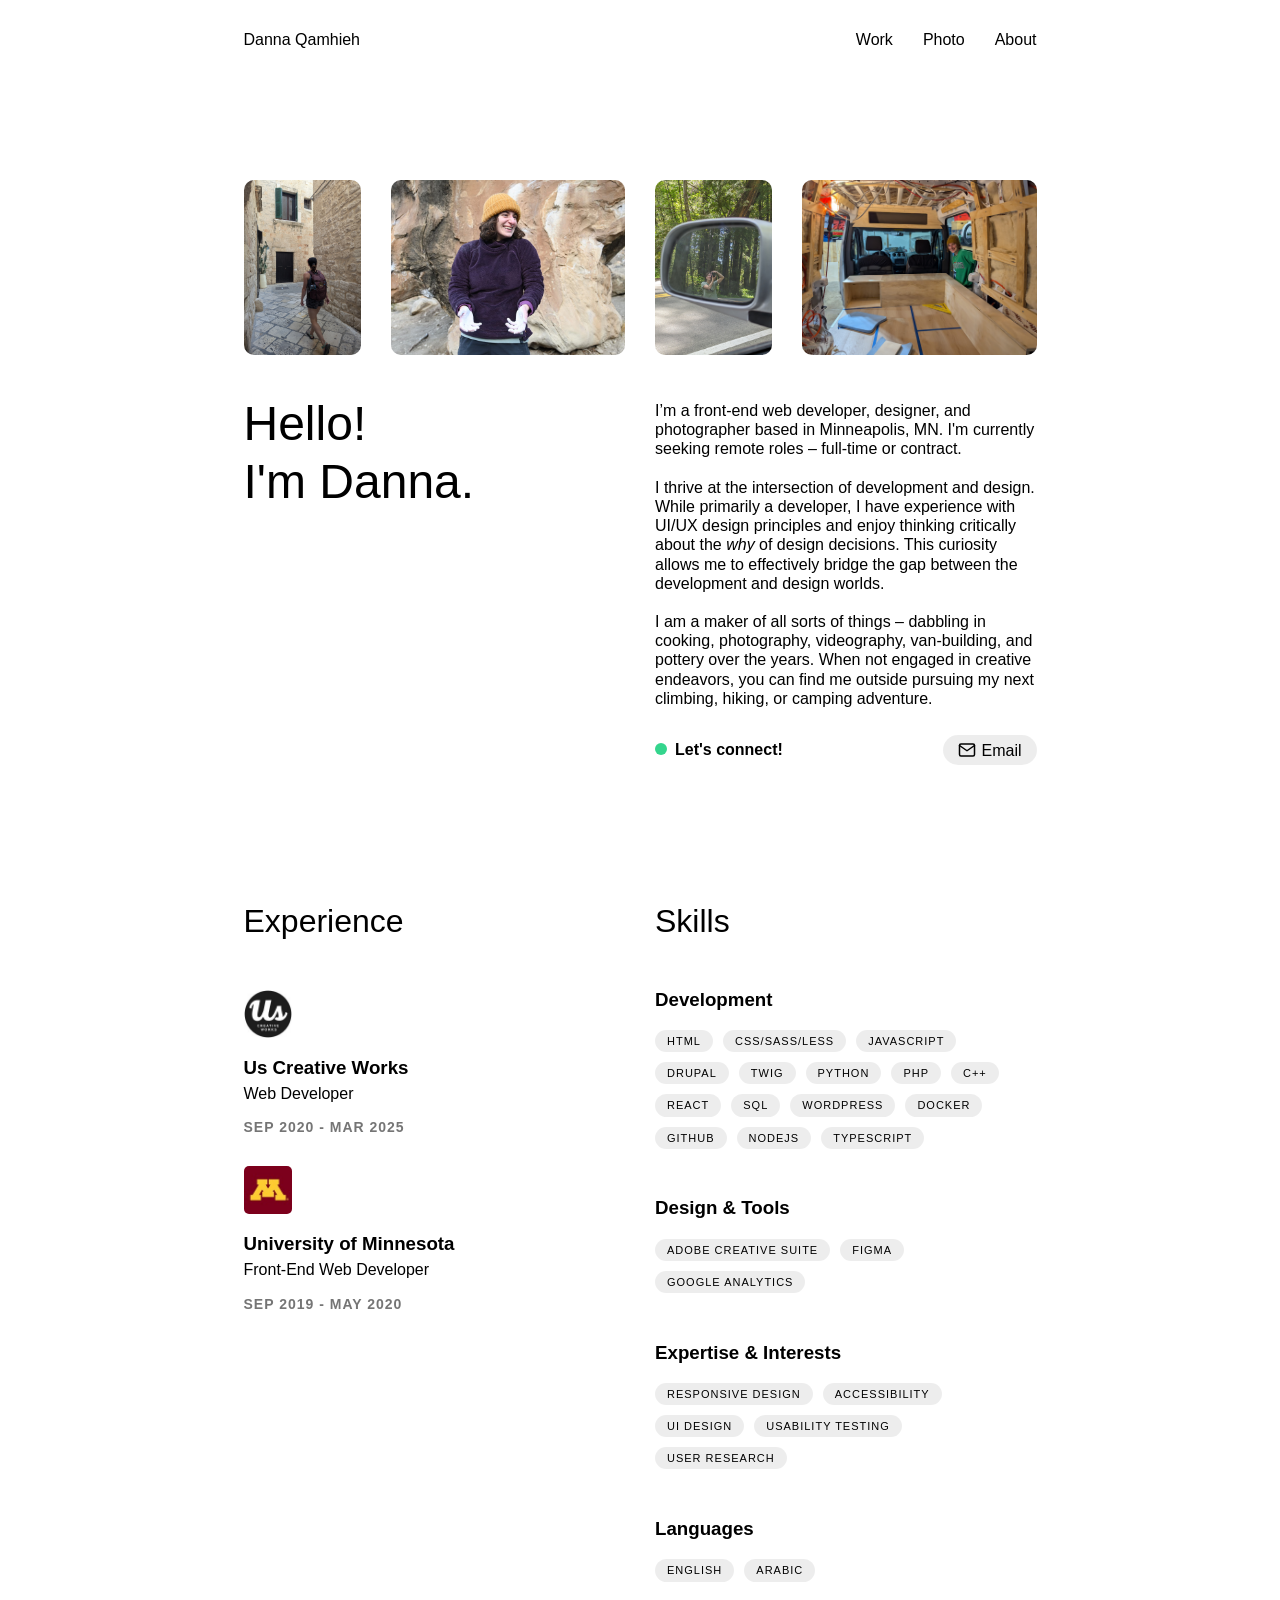
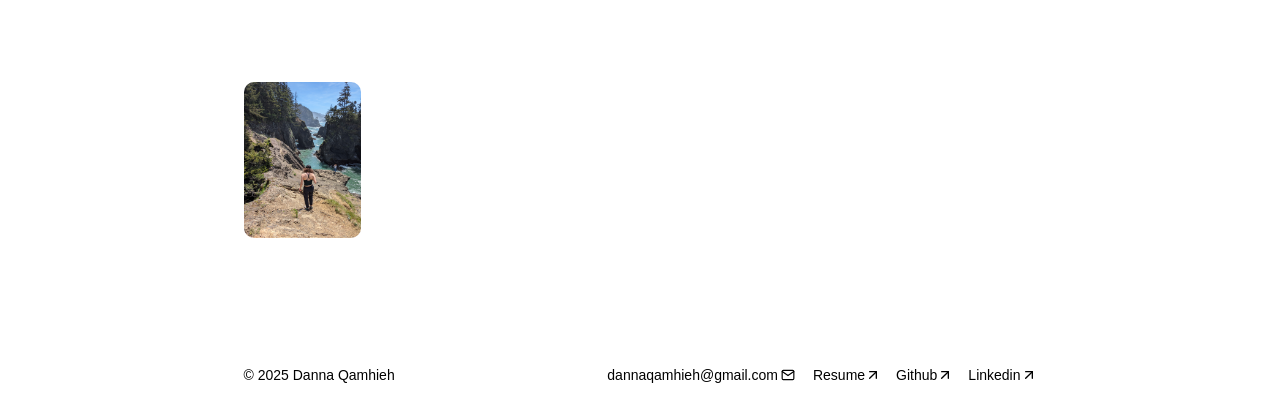
<file: about/index.html>
<!doctype html>
<html
  lang="en"
  data-ws-project="2b50ea9f-bf33-4b73-80dc-d3fbe2cbf767"
  data-ws-last-published="2025-10-21T21:09:37.824Z"
>
  <head>
    <link
      rel="stylesheet"
      type="text/css"
      href="/assets/static/app_generated_index-6937cd5a.CjaumdrQ.css"
    />
    <meta charset="UTF-8" />
    <meta name="viewport" content="width=device-width,initial-scale=1" />
    <meta property="og:url" content="https://url/about" />
    <title>Untitled</title>
    <meta property="og:title" content="Untitled" />
    <meta property="og:type" content="website" />
    <meta name="robots" content="noindex, nofollow" />
    <meta property="twitter:card" content="summary_large_image" />
  </head>
  <body
    class="w-element chxb4po c10l0ceu cl8rinr cz4z9i5 c1w41d0l c2wl0i2 cyus7fi cxtes77"
  >
    <div style="display: contents">
      <div style="display: contents">
        <nav
          aria-label="Main"
          data-orientation="horizontal"
          dir="ltr"
          class="w-navigation-menu c1x63q7q c1t669ol c1asfxcy c15cfmfb c1p9tyeg cngit7h c15dujl6 cl0zgg6 cl8rinr cz4z9i5 c4b0wol cy6fh98 c5pn0ju c1amfkcc"
        >
          <a href="/" class="w-element cboyhgp c12ww3tj cb283el cn75yob"
            >Danna Qamhieh</a
          >
          <div style="position: relative">
            <ul
              data-orientation="horizontal"
              class="w-menu-list c1asfxcy cn7j14e c1wk7zdl c164aju3 c1i2n72y c18iqzyv c1h1l8hw crmyyxl cmyubzg c1h9m39o c106bwf"
              dir="ltr"
            >
              <li data-ws-index="0" class="w-menu-item">
                <a
                  href="/"
                  class="w-link c11mx7zy c18iqzyv c1h1l8hw cagkkyj c14b2czf c152aasp c1ycjjf7 c1k8dcxs c102ryc9 c1e0tm32 c1p0mj3k cn75yob cuque79 c7tj731 c1jbty2b c1rjg5vv cpy22uq ctch0q2 ca8lqpc c1mp4iho"
                  data-radix-collection-item=""
                  >Work</a
                >
              </li>
              <li data-ws-index="1" class="w-menu-item">
                <a
                  href="/photo"
                  class="w-link c11mx7zy c18iqzyv c1h1l8hw cagkkyj c14b2czf c152aasp c1ycjjf7 c1k8dcxs c102ryc9 c1e0tm32 c1p0mj3k cn75yob cuque79 c7tj731 c1jbty2b c1rjg5vv cpy22uq ctch0q2 ca8lqpc c1mp4iho"
                  data-radix-collection-item=""
                  >Photo</a
                >
              </li>
              <li data-ws-index="2" class="w-menu-item">
                <a
                  href="/about"
                  class="w-link c11mx7zy c18iqzyv c1h1l8hw cagkkyj c14b2czf c152aasp c1ycjjf7 c1k8dcxs c102ryc9 c1e0tm32 c1p0mj3k cn75yob cuque79 c7tj731 c1jbty2b c1rjg5vv cpy22uq ctch0q2 ca8lqpc c1mp4iho"
                  data-radix-collection-item=""
                  >About</a
                >
              </li>
            </ul>
          </div>
        </nav>
      </div>
    </div>
    <div
      class="w-element c1t669ol c1knhhs6 czplomd cl0zgg6 cl8rinr cz4z9i5 cy6fh98 c1r3k2q0 c12mnr2j"
    >
      <div
        class="w-element c67ubo5 cmyubzg crmyyxl c1wyyqax c1h63z0s c1v17pr1 c1t669ol c1q0apou clayr7r chs0fki c1v36eps c1lltod6"
      >
        <div class="w-element c67ubo5 c5urr8i crmyyxl cmyubzg c1q0apou">
          <img
            alt="Strolling through an Italian village"
            width="3072"
            height="4080"
            src="/assets/PXL_20250803_083449442-min_xzbGHa2_l1OHdO50p-6sY.jpg"
            class="w-image c1mp4eku c1brjmpa c1t669ol clcqg7d c1dpju10 c117zzii c1iiflq9 css3cp cmn9pvj c1c0hrdj"
            sizes="100vw"
            srcset="
              /assets/PXL_20250803_083449442-min_xzbGHa2_l1OHdO50p-6sY.jpg   16w,
              /assets/PXL_20250803_083449442-min_xzbGHa2_l1OHdO50p-6sY.jpg   32w,
              /assets/PXL_20250803_083449442-min_xzbGHa2_l1OHdO50p-6sY.jpg   48w,
              /assets/PXL_20250803_083449442-min_xzbGHa2_l1OHdO50p-6sY.jpg   64w,
              /assets/PXL_20250803_083449442-min_xzbGHa2_l1OHdO50p-6sY.jpg   96w,
              /assets/PXL_20250803_083449442-min_xzbGHa2_l1OHdO50p-6sY.jpg  128w,
              /assets/PXL_20250803_083449442-min_xzbGHa2_l1OHdO50p-6sY.jpg  256w,
              /assets/PXL_20250803_083449442-min_xzbGHa2_l1OHdO50p-6sY.jpg  384w,
              /assets/PXL_20250803_083449442-min_xzbGHa2_l1OHdO50p-6sY.jpg  640w,
              /assets/PXL_20250803_083449442-min_xzbGHa2_l1OHdO50p-6sY.jpg  750w,
              /assets/PXL_20250803_083449442-min_xzbGHa2_l1OHdO50p-6sY.jpg  828w,
              /assets/PXL_20250803_083449442-min_xzbGHa2_l1OHdO50p-6sY.jpg 1080w,
              /assets/PXL_20250803_083449442-min_xzbGHa2_l1OHdO50p-6sY.jpg 1200w,
              /assets/PXL_20250803_083449442-min_xzbGHa2_l1OHdO50p-6sY.jpg 1920w,
              /assets/PXL_20250803_083449442-min_xzbGHa2_l1OHdO50p-6sY.jpg 2048w,
              /assets/PXL_20250803_083449442-min_xzbGHa2_l1OHdO50p-6sY.jpg 3840w
            "
            decoding="async"
            loading="lazy"
          /><img
            alt="Danna with chalky hands from climbing"
            width="1620"
            height="1080"
            src="/assets/DSC_6881_X4VKKVWRIn6o4Kb0UgWqs.JPG"
            class="w-image c1mp4eku c1brjmpa c1t669ol clcqg7d c1dpju10 c117zzii c1iiflq9 css3cp cmn9pvj c1c0hrdj"
            sizes="100vw"
            srcset="
              /assets/DSC_6881_X4VKKVWRIn6o4Kb0UgWqs.JPG   16w,
              /assets/DSC_6881_X4VKKVWRIn6o4Kb0UgWqs.JPG   32w,
              /assets/DSC_6881_X4VKKVWRIn6o4Kb0UgWqs.JPG   48w,
              /assets/DSC_6881_X4VKKVWRIn6o4Kb0UgWqs.JPG   64w,
              /assets/DSC_6881_X4VKKVWRIn6o4Kb0UgWqs.JPG   96w,
              /assets/DSC_6881_X4VKKVWRIn6o4Kb0UgWqs.JPG  128w,
              /assets/DSC_6881_X4VKKVWRIn6o4Kb0UgWqs.JPG  256w,
              /assets/DSC_6881_X4VKKVWRIn6o4Kb0UgWqs.JPG  384w,
              /assets/DSC_6881_X4VKKVWRIn6o4Kb0UgWqs.JPG  640w,
              /assets/DSC_6881_X4VKKVWRIn6o4Kb0UgWqs.JPG  750w,
              /assets/DSC_6881_X4VKKVWRIn6o4Kb0UgWqs.JPG  828w,
              /assets/DSC_6881_X4VKKVWRIn6o4Kb0UgWqs.JPG 1080w,
              /assets/DSC_6881_X4VKKVWRIn6o4Kb0UgWqs.JPG 1200w,
              /assets/DSC_6881_X4VKKVWRIn6o4Kb0UgWqs.JPG 1920w,
              /assets/DSC_6881_X4VKKVWRIn6o4Kb0UgWqs.JPG 2048w,
              /assets/DSC_6881_X4VKKVWRIn6o4Kb0UgWqs.JPG 3840w
            "
            decoding="async"
            loading="lazy"
          />
        </div>
        <div
          class="w-element c67ubo5 c5urr8i crmyyxl cmyubzg c1q0apou c1kv52im"
        >
          <img
            alt=""
            width="3072"
            height="4080"
            src="/assets/PXL_20240514_195547072_ywVDPbVpzV2kJVZvmh-Dn.jpg"
            class="w-image c1mp4eku c1brjmpa c1t669ol clcqg7d c1dpju10 c117zzii c1iiflq9 css3cp cmn9pvj c1c0hrdj c1w3p0lf"
            sizes="100vw"
            srcset="
              /assets/PXL_20240514_195547072_ywVDPbVpzV2kJVZvmh-Dn.jpg   16w,
              /assets/PXL_20240514_195547072_ywVDPbVpzV2kJVZvmh-Dn.jpg   32w,
              /assets/PXL_20240514_195547072_ywVDPbVpzV2kJVZvmh-Dn.jpg   48w,
              /assets/PXL_20240514_195547072_ywVDPbVpzV2kJVZvmh-Dn.jpg   64w,
              /assets/PXL_20240514_195547072_ywVDPbVpzV2kJVZvmh-Dn.jpg   96w,
              /assets/PXL_20240514_195547072_ywVDPbVpzV2kJVZvmh-Dn.jpg  128w,
              /assets/PXL_20240514_195547072_ywVDPbVpzV2kJVZvmh-Dn.jpg  256w,
              /assets/PXL_20240514_195547072_ywVDPbVpzV2kJVZvmh-Dn.jpg  384w,
              /assets/PXL_20240514_195547072_ywVDPbVpzV2kJVZvmh-Dn.jpg  640w,
              /assets/PXL_20240514_195547072_ywVDPbVpzV2kJVZvmh-Dn.jpg  750w,
              /assets/PXL_20240514_195547072_ywVDPbVpzV2kJVZvmh-Dn.jpg  828w,
              /assets/PXL_20240514_195547072_ywVDPbVpzV2kJVZvmh-Dn.jpg 1080w,
              /assets/PXL_20240514_195547072_ywVDPbVpzV2kJVZvmh-Dn.jpg 1200w,
              /assets/PXL_20240514_195547072_ywVDPbVpzV2kJVZvmh-Dn.jpg 1920w,
              /assets/PXL_20240514_195547072_ywVDPbVpzV2kJVZvmh-Dn.jpg 2048w,
              /assets/PXL_20240514_195547072_ywVDPbVpzV2kJVZvmh-Dn.jpg 3840w
            "
            decoding="async"
            loading="lazy"
          /><img
            alt="Danna building Rookie the Van"
            width="4080"
            height="3072"
            src="/assets/PXL_20250215_222345105_yGaHA-FKRtP_Y8bY0NnVb.jpg"
            class="w-image c1mp4eku c1brjmpa c1t669ol clcqg7d c1dpju10 c117zzii c1iiflq9 css3cp cmn9pvj c1c0hrdj"
            sizes="100vw"
            srcset="
              /assets/PXL_20250215_222345105_yGaHA-FKRtP_Y8bY0NnVb.jpg   16w,
              /assets/PXL_20250215_222345105_yGaHA-FKRtP_Y8bY0NnVb.jpg   32w,
              /assets/PXL_20250215_222345105_yGaHA-FKRtP_Y8bY0NnVb.jpg   48w,
              /assets/PXL_20250215_222345105_yGaHA-FKRtP_Y8bY0NnVb.jpg   64w,
              /assets/PXL_20250215_222345105_yGaHA-FKRtP_Y8bY0NnVb.jpg   96w,
              /assets/PXL_20250215_222345105_yGaHA-FKRtP_Y8bY0NnVb.jpg  128w,
              /assets/PXL_20250215_222345105_yGaHA-FKRtP_Y8bY0NnVb.jpg  256w,
              /assets/PXL_20250215_222345105_yGaHA-FKRtP_Y8bY0NnVb.jpg  384w,
              /assets/PXL_20250215_222345105_yGaHA-FKRtP_Y8bY0NnVb.jpg  640w,
              /assets/PXL_20250215_222345105_yGaHA-FKRtP_Y8bY0NnVb.jpg  750w,
              /assets/PXL_20250215_222345105_yGaHA-FKRtP_Y8bY0NnVb.jpg  828w,
              /assets/PXL_20250215_222345105_yGaHA-FKRtP_Y8bY0NnVb.jpg 1080w,
              /assets/PXL_20250215_222345105_yGaHA-FKRtP_Y8bY0NnVb.jpg 1200w,
              /assets/PXL_20250215_222345105_yGaHA-FKRtP_Y8bY0NnVb.jpg 1920w,
              /assets/PXL_20250215_222345105_yGaHA-FKRtP_Y8bY0NnVb.jpg 2048w,
              /assets/PXL_20250215_222345105_yGaHA-FKRtP_Y8bY0NnVb.jpg 3840w
            "
            decoding="async"
            loading="lazy"
          />
        </div>
      </div>
      <div
        class="w-element c1asfxcy cmyubzg crmyyxl chs0fki c3r5cqj c1v36eps cqrb5i1 c4460at cnmocdw"
      >
        <div class="w-element cgj9iie c2wl0i2">
          <h1
            class="w-element c1jldxzj c1ngyj5o cgj9iie c14wrb6k clkerts cay72gs"
          >
            Hello!<br />I&#x27;m Danna.
          </h1>
        </div>
        <div class="w-element cgj9iie">
          <p class="w-element c8fo3p5 cgj9iie c2wl0i2">
            I’m a front-end web developer, designer, and photographer based in
            Minneapolis, MN. I&#x27;m currently seeking remote roles – full-time
            or contract.<br /><br />I thrive at the intersection of development
            and design. While primarily a developer, I have experience with
            UI/UX design principles and enjoy thinking critically about the
            <i class="w-element">why</i> of design decisions. This curiosity
            allows me to effectively bridge the gap between the development and
            design worlds.<br /><br />I am a maker of all sorts of things –
            dabbling in cooking, photography, videography, van-building, and
            pottery over the years. When not engaged in creative endeavors, you
            can find me outside pursuing my next climbing, hiking, or camping
            adventure.
          </p>
          <div class="w-element c1asfxcy c1h63z0s c15cfmfb">
            <div class="w-element">
              <div
                class="w-element cu5d4ea c5wsll1 cboyhgp cex9o7j c1x1itsq cvbhqkz c16dklfw c38gdps cap3pck"
              ></div>
              <p class="w-element c1q7itqk cboyhgp">Let&#x27;s connect!</p>
            </div>
            <div class="w-element c12ww3tj">
              <a
                href="mailto:dannaqamhieh@gmail.com"
                target="_blank"
                class="w-element cdv72q8 c2lwxyb c11wq2am c1rwrc31 c1asfxcy c17n6os cqctoyy cdrylvu cfnuty6 c17kdsi4 c559v8x c1cvatei cgfhcgr ci9mw8f cxldhsh c1hx5obf cmcoqnr c12ww3tj c9nyvgc c1mfzj7w ckxzyzu c1bdgz6b cn75yob cb283el c1p7edy1 c95skkb c2y6gg5 c18cohhj cpye4yu c7ntcil cdrh2y5 cysncr5 c9w1kaz c4yuvuc"
                ><div class="w-element ceykv8 cq63btd cboyhgp c1eyfopz">
                  <div class="w-html-embed">
                    <!--?xml version="1.0" encoding="utf-8"?--><!-- Uploaded to: SVG Repo, www.svgrepo.com, Generator: SVG Repo Mixer Tools -->
                    <svg
                      width="100%"
                      height="100%"
                      viewBox="0 0 24 24"
                      xmlns="http://www.w3.org/2000/svg"
                      fill="none"
                      stroke="#000000"
                      stroke-width="2"
                      stroke-linecap="round"
                      stroke-linejoin="round"
                      class="feather feather-mail"
                    >
                      <path
                        d="M4 4h16c1.1 0 2 .9 2 2v12c0 1.1-.9 2-2 2H4c-1.1 0-2-.9-2-2V6c0-1.1.9-2 2-2z"
                      ></path>
                      <polyline points="22,6 12,13 2,6"></polyline>
                    </svg>
                  </div>
                </div>
                <span class="w-element cboyhgp c78dbt9 c4b0wol">Email</span></a
              >
            </div>
          </div>
        </div>
      </div>
    </div>
    <div
      class="w-element c1asfxcy cmyubzg crmyyxl cl0zgg6 cl8rinr cz4z9i5 c1knhhs6 czplomd cy6fh98 c1r3k2q0 c12mnr2j chs0fki c2rbydd"
    >
      <div
        class="w-element cl8rinr cz4z9i5 cvow8ye c1dicaoo cgj9iie c2wl0i2 cys8yjx c6vl5qh"
      >
        <h2 class="w-element c1vlaf6y c7elzm2 c1ngyj5o clkerts">Experience</h2>
        <div
          class="w-element c1asfxcy cmyubzg crmyyxl cnx8cba c1s74qvb c1dw5kmw"
        >
          <div class="w-element cgj9iie cpstvi6 ctlycwz c1u6yher c1gtsmbc">
            <img
              alt=""
              width="100"
              height="100"
              src="/assets/us_creative_works_logo_CpXyp1iYRk-aclh_r_AdQ.jpg"
              class="w-image c1oedb91"
              sizes="100vw"
              srcset="
                /assets/us_creative_works_logo_CpXyp1iYRk-aclh_r_AdQ.jpg  16w,
                /assets/us_creative_works_logo_CpXyp1iYRk-aclh_r_AdQ.jpg  32w,
                /assets/us_creative_works_logo_CpXyp1iYRk-aclh_r_AdQ.jpg  48w,
                /assets/us_creative_works_logo_CpXyp1iYRk-aclh_r_AdQ.jpg  64w,
                /assets/us_creative_works_logo_CpXyp1iYRk-aclh_r_AdQ.jpg  96w,
                /assets/us_creative_works_logo_CpXyp1iYRk-aclh_r_AdQ.jpg 128w,
                /assets/us_creative_works_logo_CpXyp1iYRk-aclh_r_AdQ.jpg 256w
              "
              decoding="async"
              loading="lazy"
            />
            <h3 class="w-element c1oamq3n">Us Creative Works</h3>
            <p class="w-element c1lxskfl">Web Developer</p>
            <p
              class="w-element co6v1ga cz5kdfd c1ogfube c1q7itqk cg14biq c1lxskfl cmsnwn5"
            >
              Sep 2020 - Mar 2025
            </p>
          </div>
          <div class="w-element cgj9iie cpstvi6 ctlycwz c1u6yher c1gtsmbc">
            <img
              alt=""
              width="100"
              height="100"
              src="/assets/university_of_minnesota_logo_vXUikGIxRwzMR9pM9JqfV.jpg"
              class="w-image c1oedb91 c1gn2j1a c159ll4u cvl9hbr chmsuk0"
              sizes="100vw"
              srcset="
                /assets/university_of_minnesota_logo_vXUikGIxRwzMR9pM9JqfV.jpg  16w,
                /assets/university_of_minnesota_logo_vXUikGIxRwzMR9pM9JqfV.jpg  32w,
                /assets/university_of_minnesota_logo_vXUikGIxRwzMR9pM9JqfV.jpg  48w,
                /assets/university_of_minnesota_logo_vXUikGIxRwzMR9pM9JqfV.jpg  64w,
                /assets/university_of_minnesota_logo_vXUikGIxRwzMR9pM9JqfV.jpg  96w,
                /assets/university_of_minnesota_logo_vXUikGIxRwzMR9pM9JqfV.jpg 128w,
                /assets/university_of_minnesota_logo_vXUikGIxRwzMR9pM9JqfV.jpg 256w
              "
              decoding="async"
              loading="lazy"
            />
            <h3 class="w-element c1oamq3n">University of Minnesota</h3>
            <p class="w-element c1lxskfl">Front-End Web Developer</p>
            <p
              class="w-element co6v1ga cz5kdfd c1ogfube c1q7itqk cg14biq c1lxskfl cmsnwn5"
            >
              Sep 2019 - May 2020
            </p>
          </div>
        </div>
      </div>
      <div class="w-element cl8rinr cz4z9i5 cvow8ye c1dicaoo cgj9iie">
        <div
          class="w-element c1asfxcy cmyubzg crmyyxl c1s74qvb c2wl0i2 c3r5cqj c1v36eps"
        >
          <h2 class="w-element c1vlaf6y c7elzm2 c1ngyj5o c1ies1u cmsnwn5">
            Skills
          </h2>
          <div
            class="w-element cve9xl7 c1asfxcy c1s74qvb cmyubzg crmyyxl c3r5cqj c1v36eps"
          >
            <div class="w-element">
              <h3 class="w-element">Development</h3>
              <div class="w-element c1asfxcy c1d3iaom c1uwfdb6 c2nw188">
                <p
                  class="w-element cboyhgp c19ue2mv co8mzv9 co6v1ga c26b548 cz5kdfd ctkt2uq c1lxskfl cmsnwn5 c4b0wol c1ve0991 c11n2cln c4h3fu6 c7w713b c1bbav4a c8ilzto"
                >
                  HTML
                </p>
                <p
                  class="w-element cboyhgp c19ue2mv co8mzv9 co6v1ga c26b548 cz5kdfd ctkt2uq c1lxskfl cmsnwn5 c4b0wol c1ve0991 c11n2cln c4h3fu6 c7w713b c1bbav4a c8ilzto"
                >
                  CSS/Sass/less
                </p>
                <p
                  class="w-element cboyhgp c19ue2mv co8mzv9 co6v1ga c26b548 cz5kdfd ctkt2uq c1lxskfl cmsnwn5 c4b0wol c1ve0991 c11n2cln c4h3fu6 c7w713b c1bbav4a c8ilzto"
                >
                  JavaScript
                </p>
                <p
                  class="w-element cboyhgp c19ue2mv co8mzv9 co6v1ga c26b548 cz5kdfd ctkt2uq c1lxskfl cmsnwn5 c4b0wol c1ve0991 c11n2cln c4h3fu6 c7w713b c1bbav4a c8ilzto"
                >
                  Drupal
                </p>
                <p
                  class="w-element cboyhgp c19ue2mv co8mzv9 co6v1ga c26b548 cz5kdfd ctkt2uq c1lxskfl cmsnwn5 c4b0wol c1ve0991 c11n2cln c4h3fu6 c7w713b c1bbav4a c8ilzto"
                >
                  Twig
                </p>
                <p
                  class="w-element cboyhgp c19ue2mv co8mzv9 co6v1ga c26b548 cz5kdfd ctkt2uq c1lxskfl cmsnwn5 c4b0wol c1ve0991 c11n2cln c4h3fu6 c7w713b c1bbav4a c8ilzto"
                >
                  Python
                </p>
                <p
                  class="w-element cboyhgp c19ue2mv co8mzv9 co6v1ga c26b548 cz5kdfd ctkt2uq c1lxskfl cmsnwn5 c4b0wol c1ve0991 c11n2cln c4h3fu6 c7w713b c1bbav4a c8ilzto"
                >
                  PHP
                </p>
                <p
                  class="w-element cboyhgp c19ue2mv co8mzv9 co6v1ga c26b548 cz5kdfd ctkt2uq c1lxskfl cmsnwn5 c4b0wol c1ve0991 c11n2cln c4h3fu6 c7w713b c1bbav4a c8ilzto"
                >
                  C++
                </p>
                <p
                  class="w-element cboyhgp c19ue2mv co8mzv9 co6v1ga c26b548 cz5kdfd ctkt2uq c1lxskfl cmsnwn5 c4b0wol c1ve0991 c11n2cln c4h3fu6 c7w713b c1bbav4a c8ilzto"
                >
                  React
                </p>
                <p
                  class="w-element cboyhgp c19ue2mv co8mzv9 co6v1ga c26b548 cz5kdfd ctkt2uq c1lxskfl cmsnwn5 c4b0wol c1ve0991 c11n2cln c4h3fu6 c7w713b c1bbav4a c8ilzto"
                >
                  SQL
                </p>
                <p
                  class="w-element cboyhgp c19ue2mv co8mzv9 co6v1ga c26b548 cz5kdfd ctkt2uq c1lxskfl cmsnwn5 c4b0wol c1ve0991 c11n2cln c4h3fu6 c7w713b c1bbav4a c8ilzto"
                >
                  Wordpress
                </p>
                <p
                  class="w-element cboyhgp c19ue2mv co8mzv9 co6v1ga c26b548 cz5kdfd ctkt2uq c1lxskfl cmsnwn5 c4b0wol c1ve0991 c11n2cln c4h3fu6 c7w713b c1bbav4a c8ilzto"
                >
                  Docker
                </p>
                <p
                  class="w-element cboyhgp c19ue2mv co8mzv9 co6v1ga c26b548 cz5kdfd ctkt2uq c1lxskfl cmsnwn5 c4b0wol c1ve0991 c11n2cln c4h3fu6 c7w713b c1bbav4a c8ilzto"
                >
                  Github
                </p>
                <p
                  class="w-element cboyhgp c19ue2mv co8mzv9 co6v1ga c26b548 cz5kdfd ctkt2uq c1lxskfl cmsnwn5 c4b0wol c1ve0991 c11n2cln c4h3fu6 c7w713b c1bbav4a c8ilzto"
                >
                  NodeJS
                </p>
                <p
                  class="w-element cboyhgp c19ue2mv co8mzv9 co6v1ga c26b548 cz5kdfd ctkt2uq c1lxskfl cmsnwn5 c4b0wol c1ve0991 c11n2cln c4h3fu6 c7w713b c1bbav4a c8ilzto"
                >
                  TypeScript
                </p>
              </div>
            </div>
            <div class="w-element">
              <h3 class="w-element">Design &amp; Tools</h3>
              <div class="w-element c1asfxcy c1d3iaom c1uwfdb6 c2nw188">
                <p
                  class="w-element cboyhgp c19ue2mv co8mzv9 co6v1ga c26b548 cz5kdfd ctkt2uq c1lxskfl cmsnwn5 c4b0wol c1ve0991 c11n2cln c4h3fu6 c7w713b c1bbav4a c8ilzto"
                >
                  Adobe Creative Suite
                </p>
                <p
                  class="w-element cboyhgp c19ue2mv co8mzv9 co6v1ga c26b548 cz5kdfd ctkt2uq c1lxskfl cmsnwn5 c4b0wol c1ve0991 c11n2cln c4h3fu6 c7w713b c1bbav4a c8ilzto"
                >
                  Figma
                </p>
                <p
                  class="w-element cboyhgp c19ue2mv co8mzv9 co6v1ga c26b548 cz5kdfd ctkt2uq c1lxskfl cmsnwn5 c4b0wol c1ve0991 c11n2cln c4h3fu6 c7w713b c1bbav4a c8ilzto"
                >
                  Google analytics
                </p>
              </div>
            </div>
            <div class="w-element">
              <h3 class="w-element">Expertise &amp; Interests</h3>
              <div class="w-element c1asfxcy c1d3iaom c1uwfdb6 c2nw188">
                <p
                  class="w-element cboyhgp c19ue2mv co8mzv9 co6v1ga c26b548 cz5kdfd ctkt2uq c1lxskfl cmsnwn5 c4b0wol c1ve0991 c11n2cln c4h3fu6 c7w713b c1bbav4a c8ilzto"
                >
                  Responsive Design
                </p>
                <p
                  class="w-element cboyhgp c19ue2mv co8mzv9 co6v1ga c26b548 cz5kdfd ctkt2uq c1lxskfl cmsnwn5 c4b0wol c1ve0991 c11n2cln c4h3fu6 c7w713b c1bbav4a c8ilzto"
                >
                  Accessibility
                </p>
                <p
                  class="w-element cboyhgp c19ue2mv co8mzv9 co6v1ga c26b548 cz5kdfd ctkt2uq c1lxskfl cmsnwn5 c4b0wol c1ve0991 c11n2cln c4h3fu6 c7w713b c1bbav4a c8ilzto"
                >
                  UI Design
                </p>
                <p
                  class="w-element cboyhgp c19ue2mv co8mzv9 co6v1ga c26b548 cz5kdfd ctkt2uq c1lxskfl cmsnwn5 c4b0wol c1ve0991 c11n2cln c4h3fu6 c7w713b c1bbav4a c8ilzto"
                >
                  Usability testing
                </p>
                <p
                  class="w-element cboyhgp c19ue2mv co8mzv9 co6v1ga c26b548 cz5kdfd ctkt2uq c1lxskfl cmsnwn5 c4b0wol c1ve0991 c11n2cln c4h3fu6 c7w713b c1bbav4a c8ilzto"
                >
                  User Research
                </p>
              </div>
            </div>
            <div class="w-element">
              <h3 class="w-element">Languages</h3>
              <div class="w-element c1asfxcy c1d3iaom c1uwfdb6 c2nw188">
                <p
                  class="w-element cboyhgp c19ue2mv co8mzv9 co6v1ga c26b548 cz5kdfd ctkt2uq c1lxskfl cmsnwn5 c4b0wol c1ve0991 c11n2cln c4h3fu6 c7w713b c1bbav4a c8ilzto"
                >
                  English
                </p>
                <p
                  class="w-element cboyhgp c19ue2mv co8mzv9 co6v1ga c26b548 cz5kdfd ctkt2uq c1lxskfl cmsnwn5 c4b0wol c1ve0991 c11n2cln c4h3fu6 c7w713b c1bbav4a c8ilzto"
                >
                  Arabic
                </p>
              </div>
            </div>
          </div>
        </div>
      </div>
    </div>
    <div
      class="w-element c67ubo5 cmyubzg crmyyxl czplomd c1h63z0s c1v17pr1 c1t669ol c1knhhs6 cl0zgg6 cl8rinr cz4z9i5 c1q0apou cy6fh98 clayr7r c1qarco0 chs0fki c1v36eps c1r3k2q0 c12mnr2j c1lltod6"
    >
      <div class="w-element c67ubo5 c5urr8i crmyyxl cmyubzg c1q0apou">
        <img
          alt="Danna exploring the Oregon coast"
          width="3072"
          height="4080"
          src="/assets/PXL_20240515_201612983-min__DpdCVyC75Ed6V-nDwAHT.jpg"
          class="w-image c1mp4eku c1brjmpa c1t669ol clcqg7d c1dpju10 c117zzii c1iiflq9 css3cp cmn9pvj c1c0hrdj"
          sizes="100vw"
          srcset="
            /assets/PXL_20240515_201612983-min__DpdCVyC75Ed6V-nDwAHT.jpg   16w,
            /assets/PXL_20240515_201612983-min__DpdCVyC75Ed6V-nDwAHT.jpg   32w,
            /assets/PXL_20240515_201612983-min__DpdCVyC75Ed6V-nDwAHT.jpg   48w,
            /assets/PXL_20240515_201612983-min__DpdCVyC75Ed6V-nDwAHT.jpg   64w,
            /assets/PXL_20240515_201612983-min__DpdCVyC75Ed6V-nDwAHT.jpg   96w,
            /assets/PXL_20240515_201612983-min__DpdCVyC75Ed6V-nDwAHT.jpg  128w,
            /assets/PXL_20240515_201612983-min__DpdCVyC75Ed6V-nDwAHT.jpg  256w,
            /assets/PXL_20240515_201612983-min__DpdCVyC75Ed6V-nDwAHT.jpg  384w,
            /assets/PXL_20240515_201612983-min__DpdCVyC75Ed6V-nDwAHT.jpg  640w,
            /assets/PXL_20240515_201612983-min__DpdCVyC75Ed6V-nDwAHT.jpg  750w,
            /assets/PXL_20240515_201612983-min__DpdCVyC75Ed6V-nDwAHT.jpg  828w,
            /assets/PXL_20240515_201612983-min__DpdCVyC75Ed6V-nDwAHT.jpg 1080w,
            /assets/PXL_20240515_201612983-min__DpdCVyC75Ed6V-nDwAHT.jpg 1200w,
            /assets/PXL_20240515_201612983-min__DpdCVyC75Ed6V-nDwAHT.jpg 1920w,
            /assets/PXL_20240515_201612983-min__DpdCVyC75Ed6V-nDwAHT.jpg 2048w,
            /assets/PXL_20240515_201612983-min__DpdCVyC75Ed6V-nDwAHT.jpg 3840w
          "
          decoding="async"
          loading="lazy"
        /><img
          alt="Danna hiking in Glacier National Park"
          width="1620"
          height="1080"
          src="/assets/DSC_7731_uMApZnEcnHaT-4PxVOxni.JPG"
          class="w-image c1mp4eku c1brjmpa c1t669ol clcqg7d c1dpju10 c117zzii c1iiflq9 css3cp cmn9pvj c1c0hrdj"
          sizes="100vw"
          srcset="
            /assets/DSC_7731_uMApZnEcnHaT-4PxVOxni.JPG   16w,
            /assets/DSC_7731_uMApZnEcnHaT-4PxVOxni.JPG   32w,
            /assets/DSC_7731_uMApZnEcnHaT-4PxVOxni.JPG   48w,
            /assets/DSC_7731_uMApZnEcnHaT-4PxVOxni.JPG   64w,
            /assets/DSC_7731_uMApZnEcnHaT-4PxVOxni.JPG   96w,
            /assets/DSC_7731_uMApZnEcnHaT-4PxVOxni.JPG  128w,
            /assets/DSC_7731_uMApZnEcnHaT-4PxVOxni.JPG  256w,
            /assets/DSC_7731_uMApZnEcnHaT-4PxVOxni.JPG  384w,
            /assets/DSC_7731_uMApZnEcnHaT-4PxVOxni.JPG  640w,
            /assets/DSC_7731_uMApZnEcnHaT-4PxVOxni.JPG  750w,
            /assets/DSC_7731_uMApZnEcnHaT-4PxVOxni.JPG  828w,
            /assets/DSC_7731_uMApZnEcnHaT-4PxVOxni.JPG 1080w,
            /assets/DSC_7731_uMApZnEcnHaT-4PxVOxni.JPG 1200w,
            /assets/DSC_7731_uMApZnEcnHaT-4PxVOxni.JPG 1920w,
            /assets/DSC_7731_uMApZnEcnHaT-4PxVOxni.JPG 2048w,
            /assets/DSC_7731_uMApZnEcnHaT-4PxVOxni.JPG 3840w
          "
          decoding="async"
          loading="lazy"
        />
      </div>
      <div class="w-element c67ubo5 c5urr8i crmyyxl cmyubzg c1q0apou c1kv52im">
        <style>
          @keyframes ws-scroll-animation-_R6i_ {
            from {
            }
          }

          @media (prefers-reduced-motion: no-preference) {
            [data-ws-animate-id="_R6i_"]
              > :not(:is([data-ws-animate-id], [data-ws-no-initial-animation])),
            [data-ws-animate-id="_R6i_"]
              > [data-ws-animate-id]
              > :not(:is([data-ws-animate-id], [data-ws-no-initial-animation])),
            [data-ws-animate-id="_R6i_"]
              > [data-ws-animate-id]
              > [data-ws-animate-id]
              > :not(:is([data-ws-animate-id], [data-ws-no-initial-animation])),
            [data-ws-animate-id="_R6i_"]
              > [data-ws-animate-id]
              > [data-ws-animate-id]
              > [data-ws-animate-id]
              > :not(:is([data-ws-animate-id], [data-ws-no-initial-animation])),
            [data-ws-animate-id="_R6i_"]
              > [data-ws-animate-id]
              > [data-ws-animate-id]
              > [data-ws-animate-id]
              > [data-ws-animate-id]
              > :not(
                :is([data-ws-animate-id], [data-ws-no-initial-animation])
              ) {
              animation-name: ws-scroll-animation-_R6i_;
              animation-fill-mode: backwards;
              animation-play-state: paused;
              animation-duration: 1ms;
            }
          }</style
        ><noscript
          ><style>
            [data-ws-animate-id="_R6i_"]
              > :not(:is([data-ws-animate-id], [data-ws-no-initial-animation])),
            [data-ws-animate-id="_R6i_"]
              > [data-ws-animate-id]
              > :not(:is([data-ws-animate-id], [data-ws-no-initial-animation])),
            [data-ws-animate-id="_R6i_"]
              > [data-ws-animate-id]
              > [data-ws-animate-id]
              > :not(:is([data-ws-animate-id], [data-ws-no-initial-animation])),
            [data-ws-animate-id="_R6i_"]
              > [data-ws-animate-id]
              > [data-ws-animate-id]
              > [data-ws-animate-id]
              > :not(:is([data-ws-animate-id], [data-ws-no-initial-animation])),
            [data-ws-animate-id="_R6i_"]
              > [data-ws-animate-id]
              > [data-ws-animate-id]
              > [data-ws-animate-id]
              > [data-ws-animate-id]
              > :not(
                :is([data-ws-animate-id], [data-ws-no-initial-animation])
              ) {
              animation: none;
            }
          </style></noscript
        >
        <div data-ws-animate-id="_R6i_" style="display: contents">
          <div data-ws-subject-for="_R2mi_" class="w-video-animation">
            <video
              src="/assets/d74103a9-cafc-4a5e-83bc-ad9277436e35_08o7tkKA4Ala_K5_oM-8V.mp4"
              preload="auto"
              autoplay=""
              muted=""
              playsinline=""
              crossorigin="anonymous"
              width="1080"
              height="1920"
              alt=""
              loop=""
              class="w-video c1brjmpa c1t669ol c1c0hrdj c117zzii c1iiflq9 css3cp cmn9pvj c1mp4eku"
              data-ws-video-id=":R2emi:"
            ></video>
          </div>
          <style>
            #_R2mi_ {
              position: fixed;
              visibility: hidden;
              pointer-events: none;
              top: -10000px;
              right: 10000px;
              contain: strict;
            }

            #_R2mi_-sample {
              position: fixed;
              visibility: hidden;
              pointer-events: none;
              top: -9000px;
              right: 9000px;
              willchange: translate, scale, opacity;
              contain: strict;
            }
          </style>
          <div id="_R2mi_" inert="true" data-ws-no-initial-animation=""></div>
          <div
            id="_R2mi_-sample"
            inert="true"
            data-ws-no-initial-animation=""
          ></div>
        </div>
        <img
          alt=""
          width="1620"
          height="1080"
          src="/assets/DSC_0953_qyQy8LLObUW7d2Iwteps0.JPG"
          class="w-image c1mp4eku c1brjmpa c1t669ol clcqg7d c1dpju10 c117zzii c1iiflq9 css3cp cmn9pvj c1c0hrdj"
          sizes="100vw"
          srcset="
            /assets/DSC_0953_qyQy8LLObUW7d2Iwteps0.JPG   16w,
            /assets/DSC_0953_qyQy8LLObUW7d2Iwteps0.JPG   32w,
            /assets/DSC_0953_qyQy8LLObUW7d2Iwteps0.JPG   48w,
            /assets/DSC_0953_qyQy8LLObUW7d2Iwteps0.JPG   64w,
            /assets/DSC_0953_qyQy8LLObUW7d2Iwteps0.JPG   96w,
            /assets/DSC_0953_qyQy8LLObUW7d2Iwteps0.JPG  128w,
            /assets/DSC_0953_qyQy8LLObUW7d2Iwteps0.JPG  256w,
            /assets/DSC_0953_qyQy8LLObUW7d2Iwteps0.JPG  384w,
            /assets/DSC_0953_qyQy8LLObUW7d2Iwteps0.JPG  640w,
            /assets/DSC_0953_qyQy8LLObUW7d2Iwteps0.JPG  750w,
            /assets/DSC_0953_qyQy8LLObUW7d2Iwteps0.JPG  828w,
            /assets/DSC_0953_qyQy8LLObUW7d2Iwteps0.JPG 1080w,
            /assets/DSC_0953_qyQy8LLObUW7d2Iwteps0.JPG 1200w,
            /assets/DSC_0953_qyQy8LLObUW7d2Iwteps0.JPG 1920w,
            /assets/DSC_0953_qyQy8LLObUW7d2Iwteps0.JPG 2048w,
            /assets/DSC_0953_qyQy8LLObUW7d2Iwteps0.JPG 3840w
          "
          decoding="async"
          loading="lazy"
        />
      </div>
    </div>
    <div style="display: contents">
      <div style="display: contents">
        <footer
          class="w-element c1asfxcy c15cfmfb c1udyjzt c1l8tuf6 cl0zgg6 cl8rinr cz4z9i5 c15dujl6 c4b0wol c1ogfube cy6fh98 c1fo89px"
        >
          <p class="w-element">© 2025 Danna Qamhieh</p>
          <div
            class="w-element c1asfxcy c1rbictg c1iuhmg c184vjdp cu5sbsj c1h2nkny"
          >
            <a
              href="mailto:dannaqamhieh@gmail.com"
              target="_blank"
              class="w-element c1asfxcy c12ww3tj cn75yob ceocguq"
              ><span class="w-element">dannaqamhieh@gmail.com</span>
              <div
                class="w-element c1gl0kz0 cpwe91x cboyhgp c1eyfopz cimhmo9 cgm3t5y c1sw1vw0"
              >
                <div class="w-html-embed cimhmo9">
                  <!--?xml version="1.0" encoding="utf-8"?--><!-- Uploaded to: SVG Repo, www.svgrepo.com, Generator: SVG Repo Mixer Tools -->
                  <svg
                    width="100%"
                    height="100%"
                    viewBox="0 0 24 24"
                    xmlns="http://www.w3.org/2000/svg"
                    fill="none"
                    stroke="#000000"
                    stroke-width="2"
                    stroke-linecap="round"
                    stroke-linejoin="round"
                    class="feather feather-mail"
                  >
                    <path
                      d="M4 4h16c1.1 0 2 .9 2 2v12c0 1.1-.9 2-2 2H4c-1.1 0-2-.9-2-2V6c0-1.1.9-2 2-2z"
                    ></path>
                    <polyline points="22,6 12,13 2,6"></polyline>
                  </svg>
                </div></div></a
            ><a
              href="https://docs.google.com/document/d/1qIDTzsG1YpCIwUEci3kdv9qz6lE8A5PgFOitvKL-jZo/edit?usp=sharing"
              target="_blank"
              class="w-element c107d8u8 c1asfxcy c12ww3tj cn75yob ceocguq"
              ><span class="w-element">Resume</span>
              <div class="w-element cqrrxuv cpwe91x cagkkyj">
                <div class="w-html-embed">
                  <!--?xml version="1.0" encoding="utf-8"?--><!-- Uploaded to: SVG Repo, www.svgrepo.com, Generator: SVG Repo Mixer Tools -->
                  <svg
                    width="100%"
                    height="100%"
                    viewBox="0 0 24 24"
                    xmlns="http://www.w3.org/2000/svg"
                    fill="none"
                    stroke="currentColor"
                    stroke-width="2"
                    stroke-linecap="round"
                    stroke-linejoin="round"
                    class="feather feather-arrow-up-right"
                  >
                    <line x1="7" y1="17" x2="17" y2="7"></line>
                    <polyline points="7 7 17 7 17 17"></polyline>
                  </svg>
                </div></div></a
            ><a
              href="https://github.com/dannaqamhieh"
              target="_blank"
              class="w-element c107d8u8 c1asfxcy c12ww3tj cn75yob ceocguq"
              ><span class="w-element">Github</span>
              <div class="w-element cqrrxuv cpwe91x">
                <div class="w-html-embed">
                  <!--?xml version="1.0" encoding="utf-8"?--><!-- Uploaded to: SVG Repo, www.svgrepo.com, Generator: SVG Repo Mixer Tools -->
                  <svg
                    width="100%"
                    height="100%"
                    viewBox="0 0 24 24"
                    xmlns="http://www.w3.org/2000/svg"
                    fill="none"
                    stroke="#000000"
                    stroke-width="2"
                    stroke-linecap="round"
                    stroke-linejoin="round"
                    class="feather feather-arrow-up-right"
                  >
                    <line x1="7" y1="17" x2="17" y2="7"></line>
                    <polyline points="7 7 17 7 17 17"></polyline>
                  </svg>
                </div></div></a
            ><a
              href="https://www.linkedin.com/in/danna-qamhieh/"
              target="_blank"
              class="w-element c107d8u8 c1asfxcy c12ww3tj cn75yob ceocguq"
              ><span class="w-element">Linkedin</span>
              <div class="w-element cqrrxuv cpwe91x">
                <div class="w-html-embed">
                  <!--?xml version="1.0" encoding="utf-8"?--><!-- Uploaded to: SVG Repo, www.svgrepo.com, Generator: SVG Repo Mixer Tools -->
                  <svg
                    width="100%"
                    height="100%"
                    viewBox="0 0 24 24"
                    xmlns="http://www.w3.org/2000/svg"
                    fill="none"
                    stroke="#000000"
                    stroke-width="2"
                    stroke-linecap="round"
                    stroke-linejoin="round"
                    class="feather feather-arrow-up-right"
                  >
                    <line x1="7" y1="17" x2="17" y2="7"></line>
                    <polyline points="7 7 17 7 17 17"></polyline>
                  </svg>
                </div></div
            ></a>
          </div>
        </footer>
      </div>
    </div>
    <script id="vike_pageContext" type="application/json">
      {
        "_urlRewrite": null,
        "pageId": "/pages/about",
        "routeParams": {},
        "data": {
          "url": "https://url/about",
          "system": { "params": {}, "search": {}, "origin": "https://url" },
          "resources": {},
          "pageMeta": {
            "title": "Untitled",
            "description": "",
            "excludePageFromSearch": true,
            "language": "",
            "socialImageAssetName": "!undefined",
            "socialImageUrl": "",
            "status": "!undefined",
            "redirect": "",
            "custom": []
          }
        }
      }
    </script>
    <script id="vike_globalContext" type="application/json">
      {}
    </script>
    <script
      src="/assets/entries/entry-server-routing.Bm1UpxU2.js"
      type="module"
      async
    ></script>
    <link
      rel="modulepreload"
      href="/assets/entries/pages_about.DmJvo7Dh.js"
      as="script"
      type="text/javascript"
    /><link
      rel="modulepreload"
      href="/assets/chunks/chunk-tVJAf424.js"
      as="script"
      type="text/javascript"
    /><link
      rel="modulepreload"
      href="/assets/chunks/chunk-ckwbz45p.js"
      as="script"
      type="text/javascript"
    />
  </body>
</html>
</file>
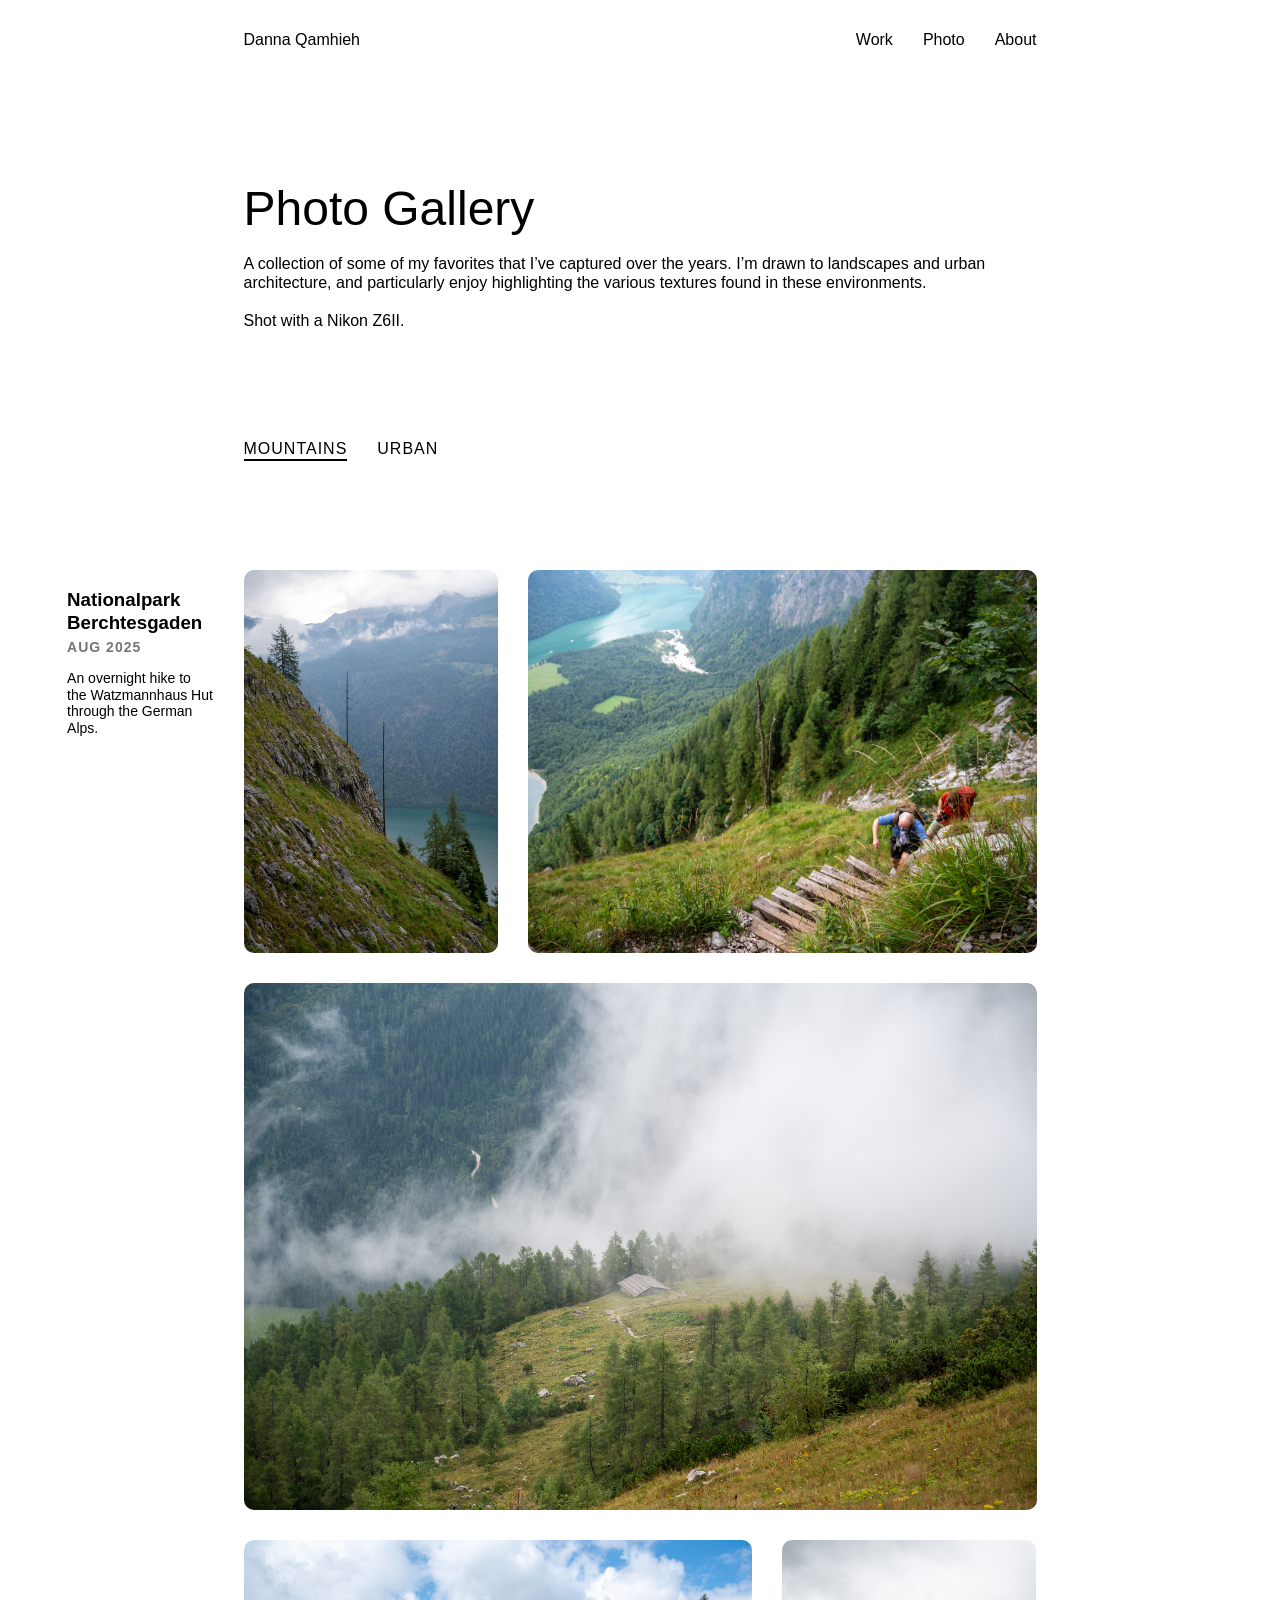
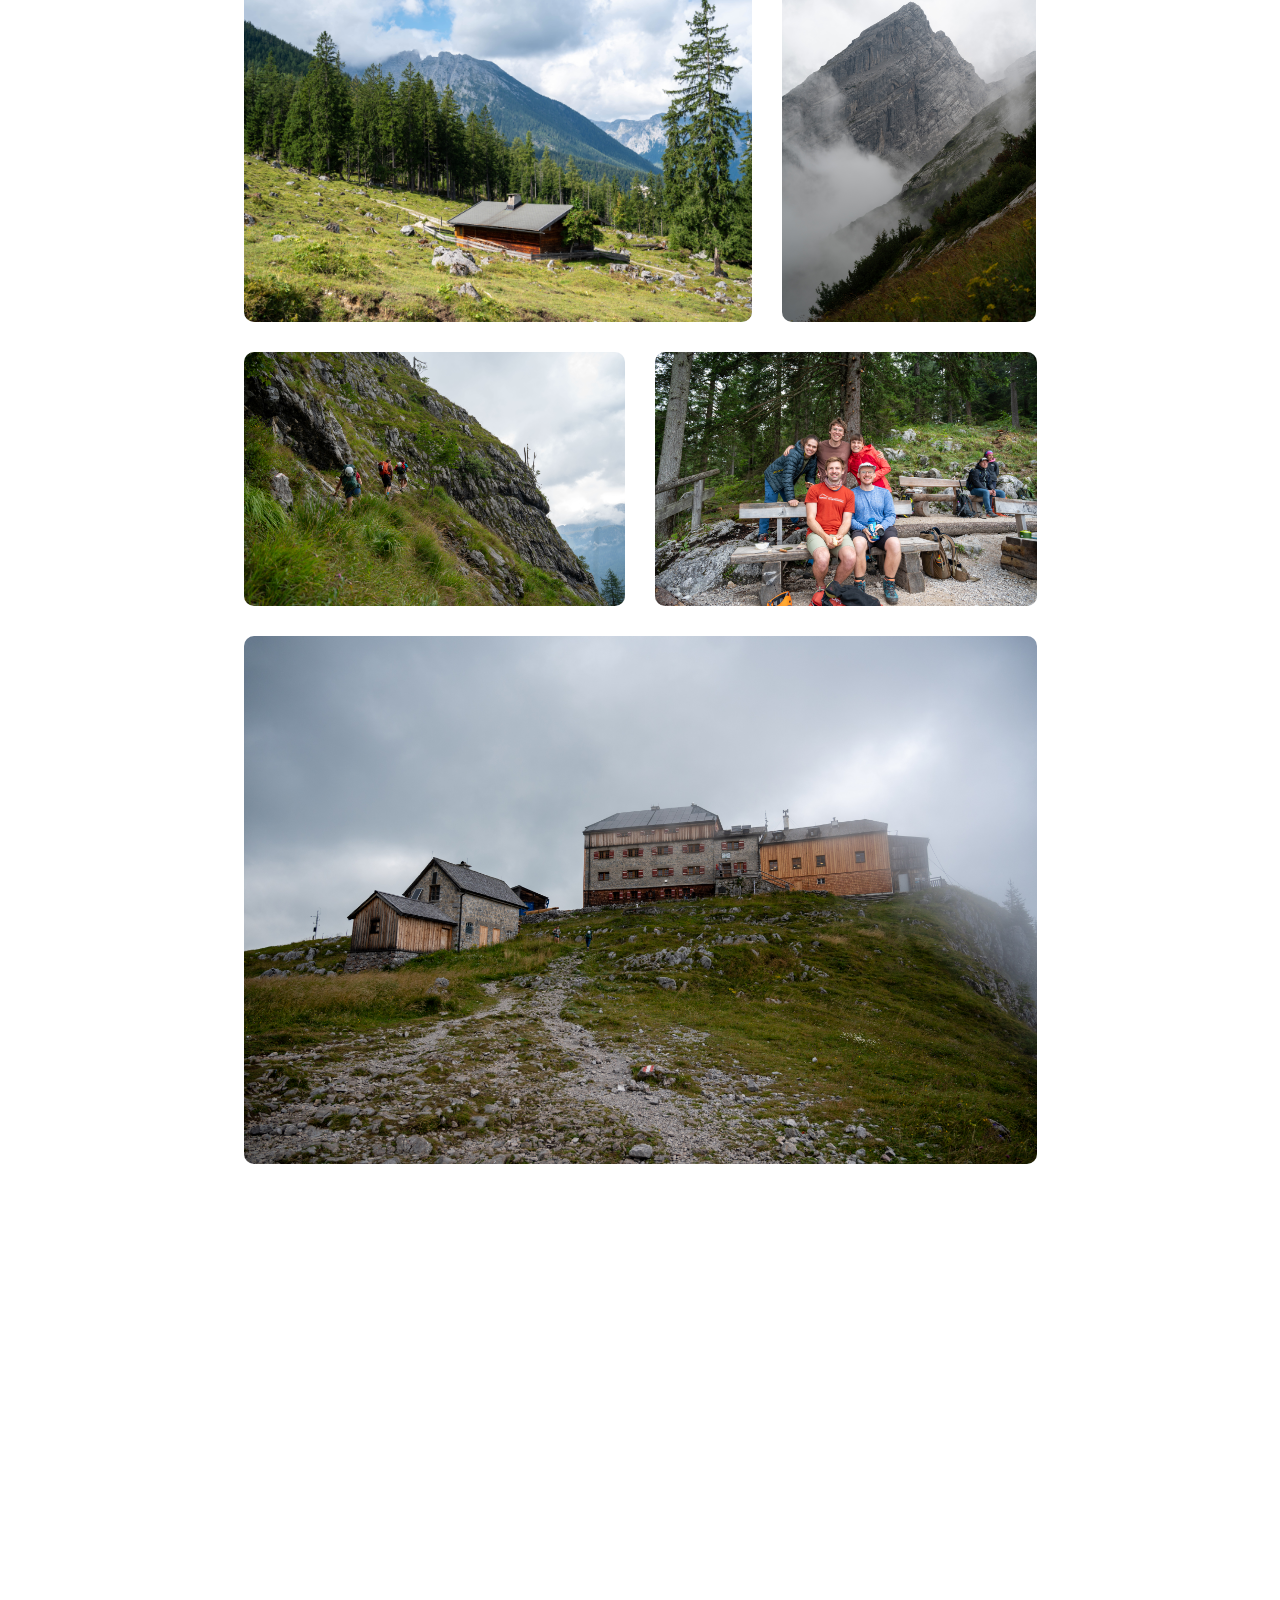
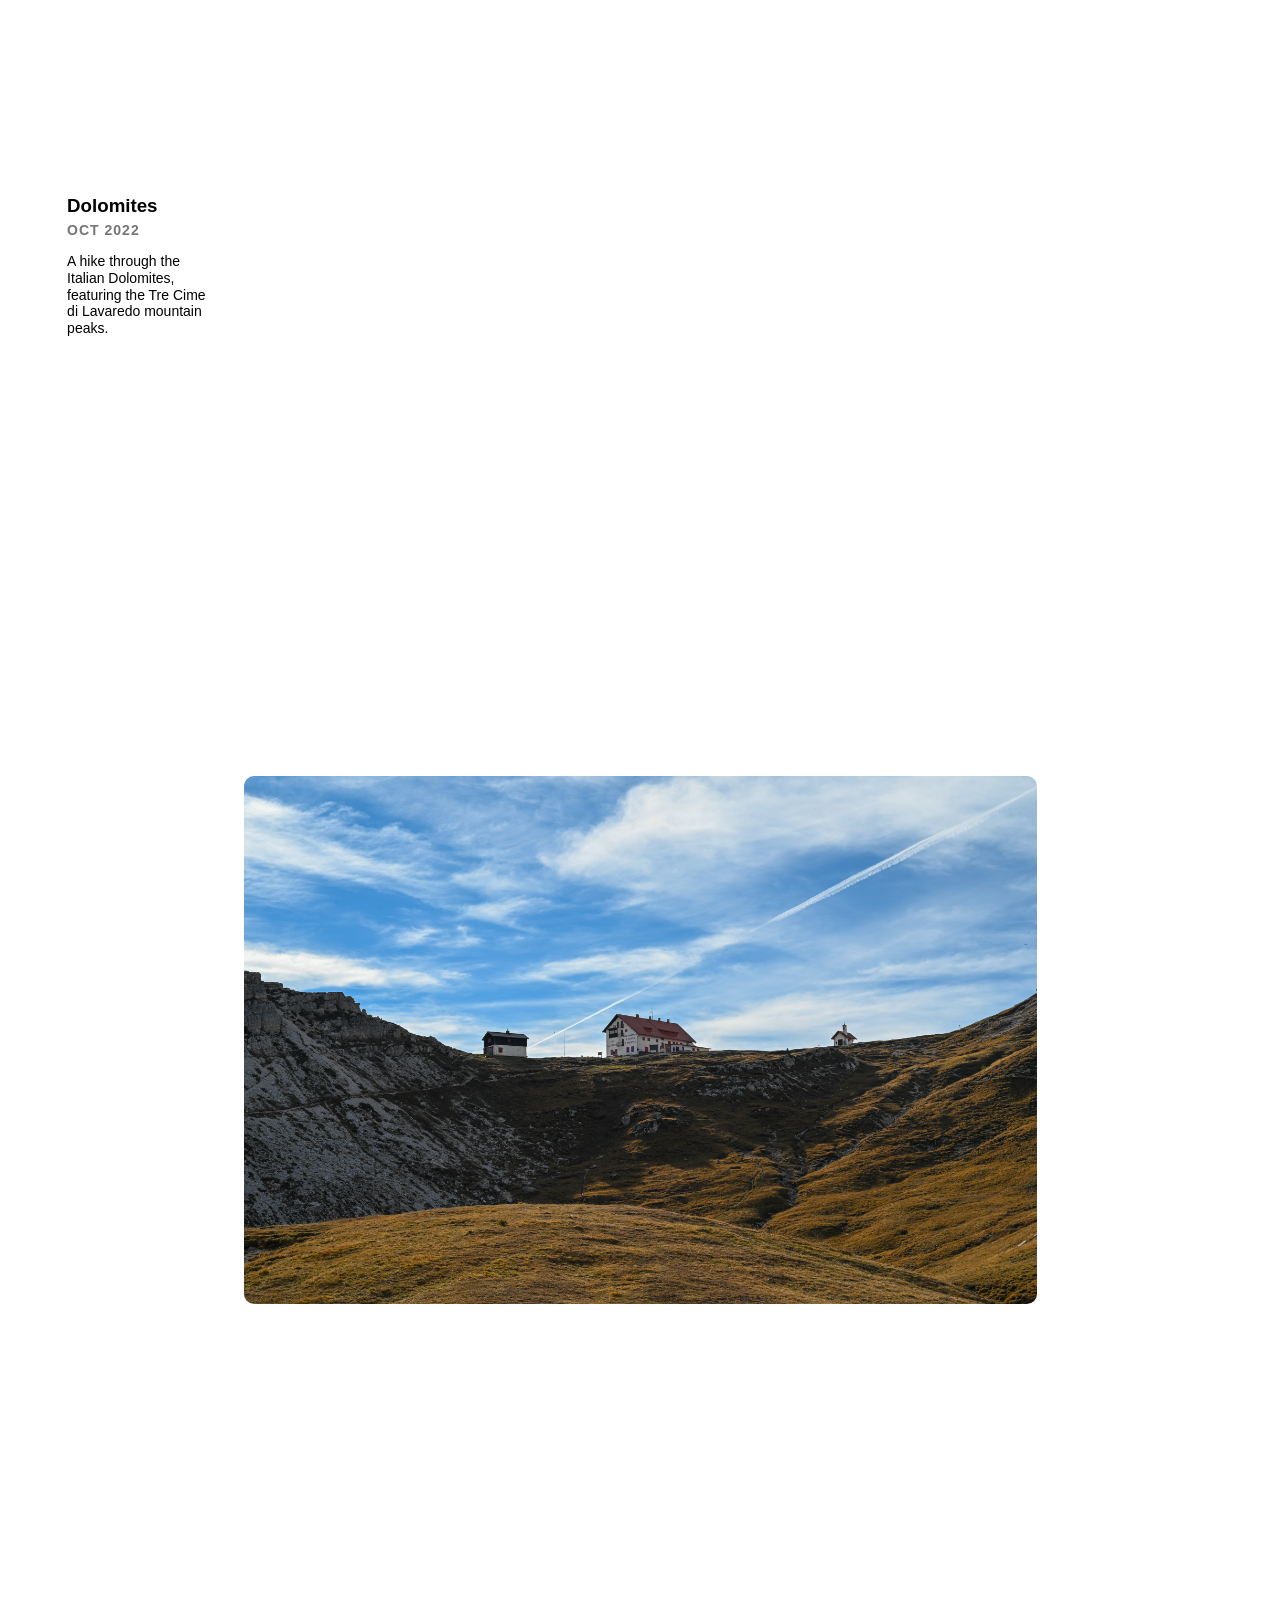
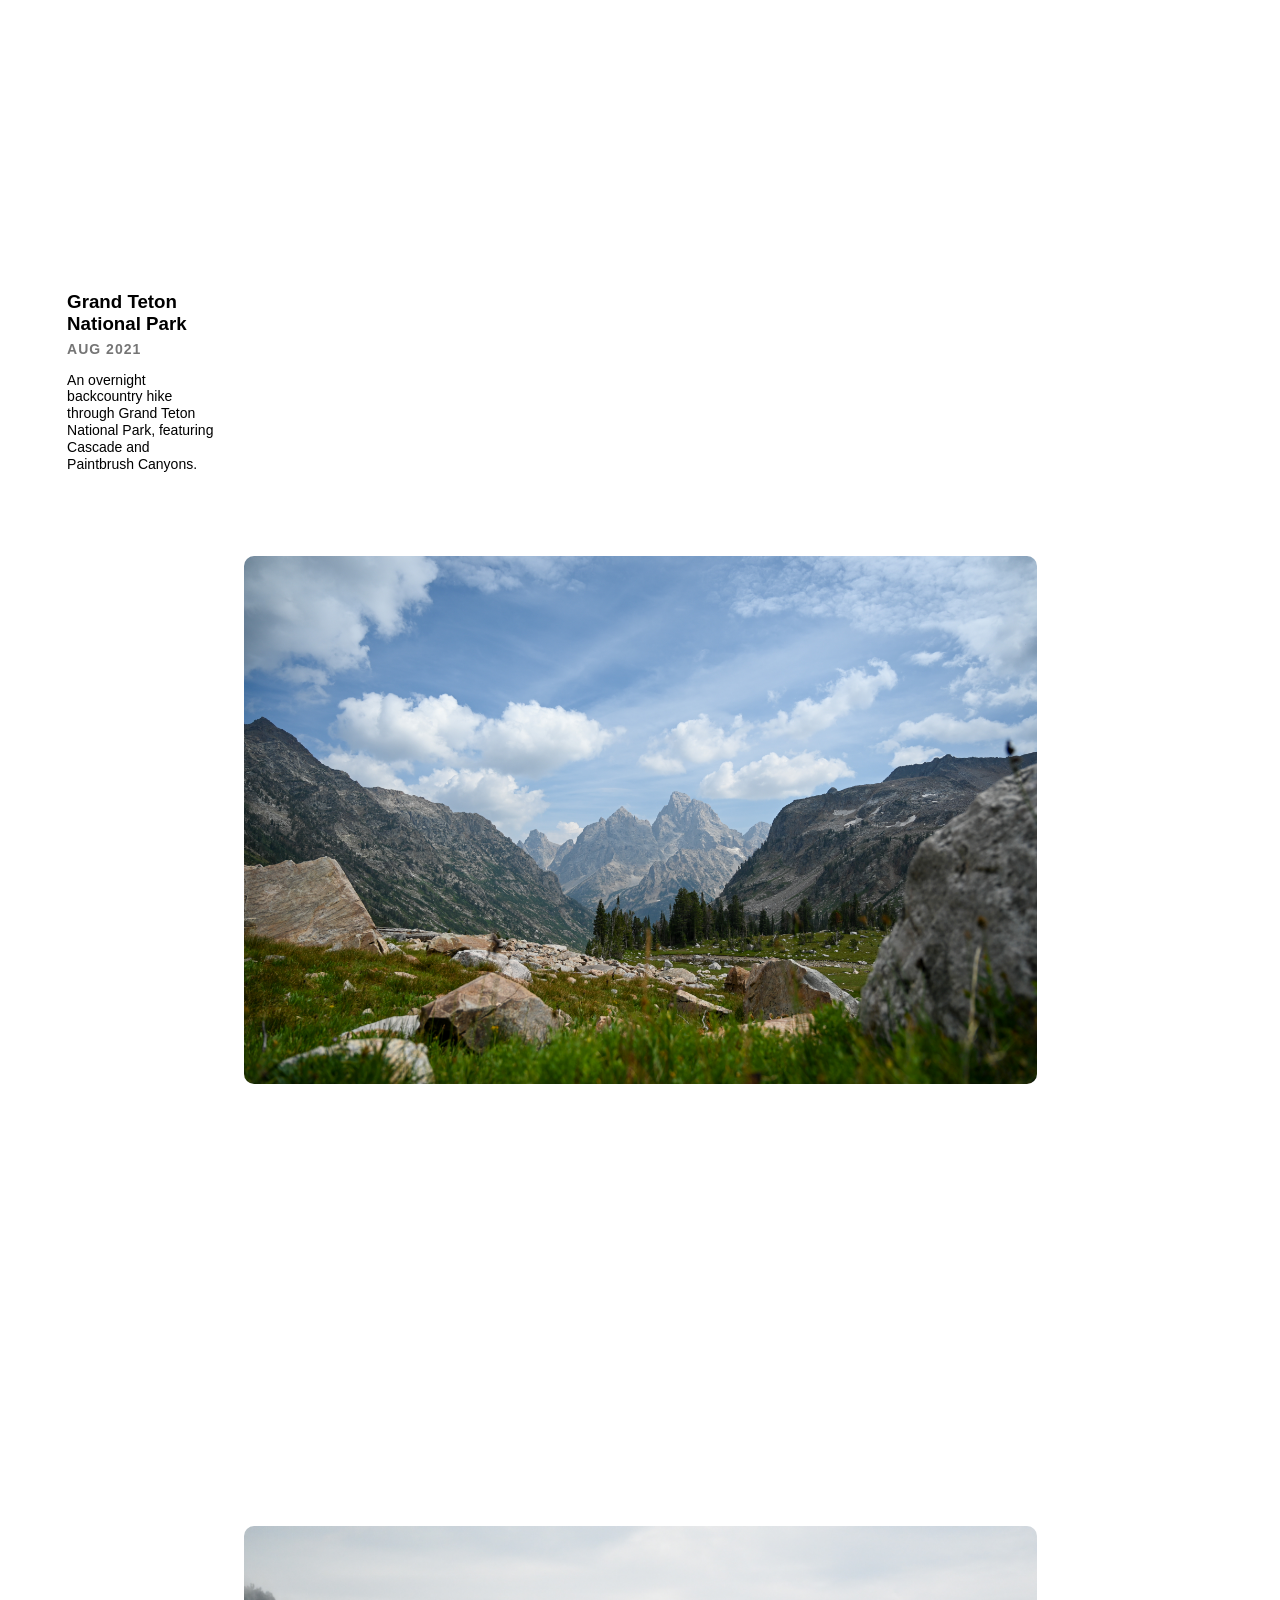
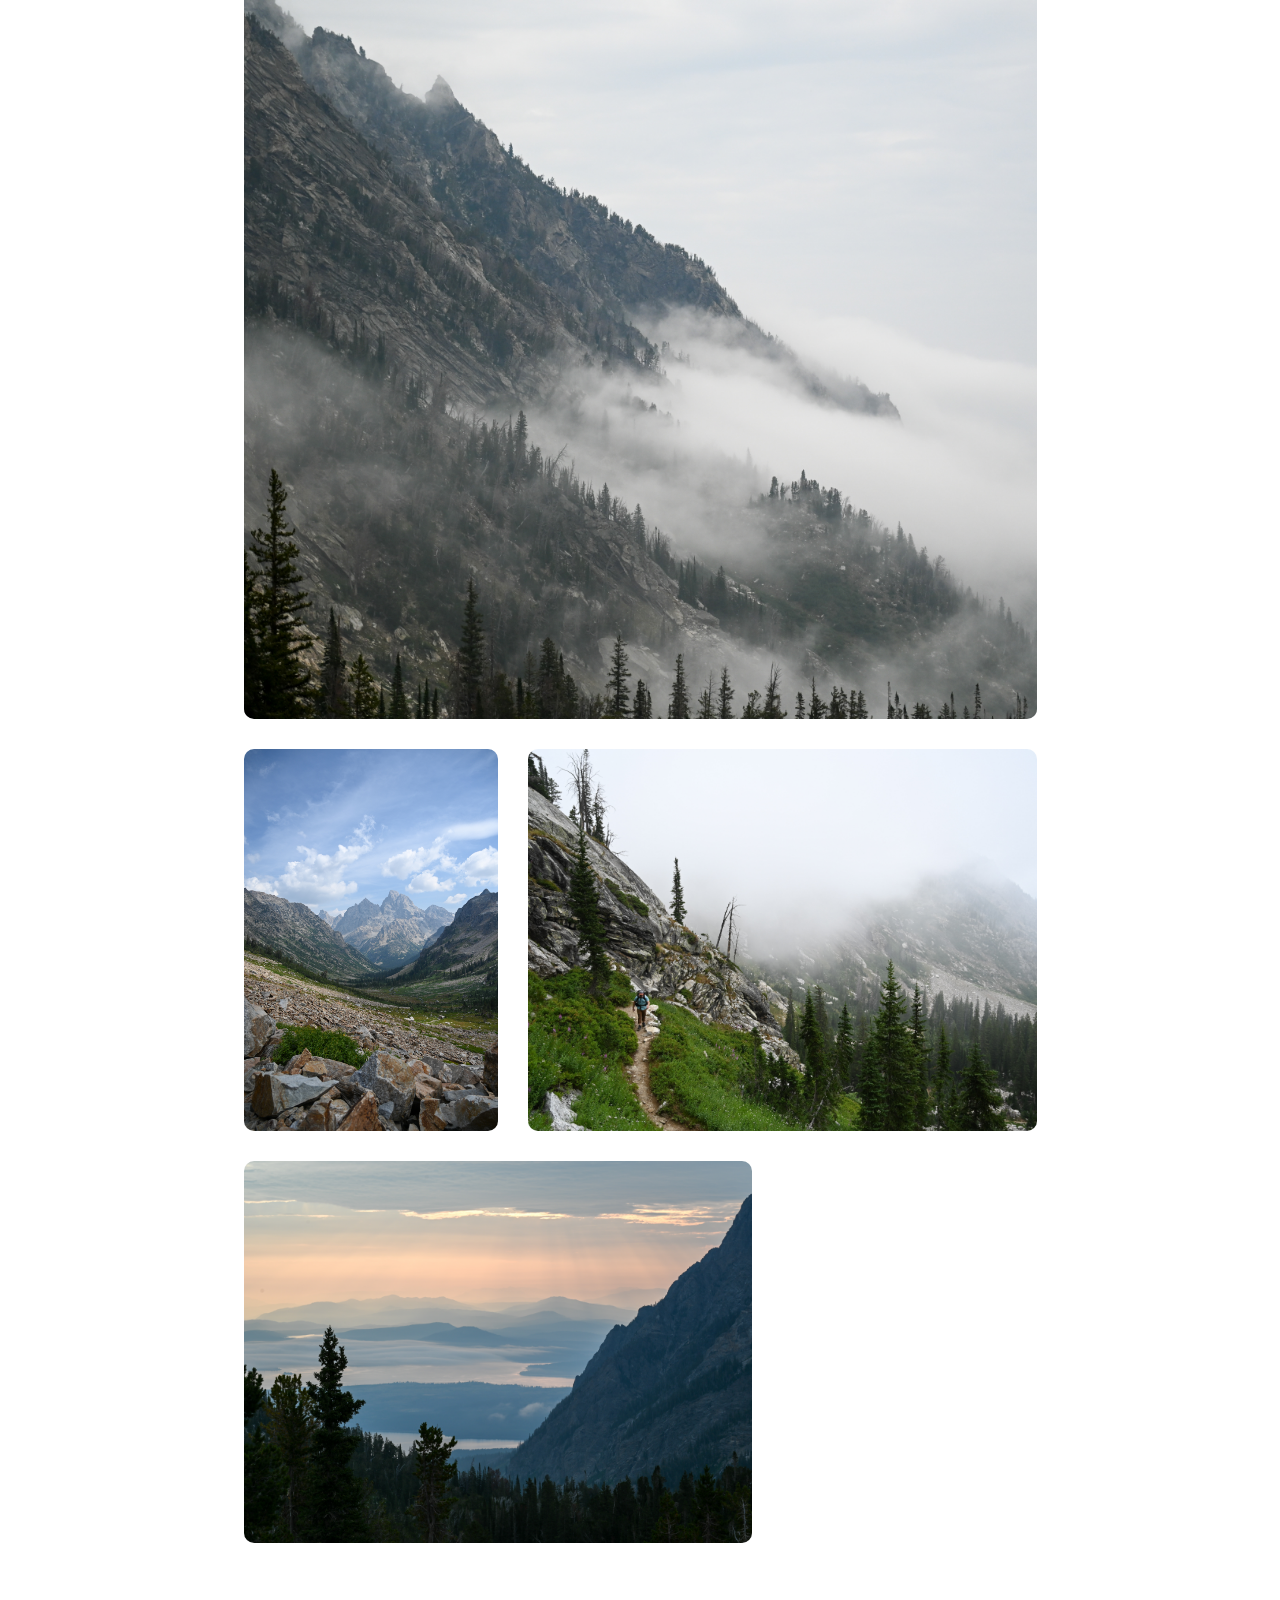
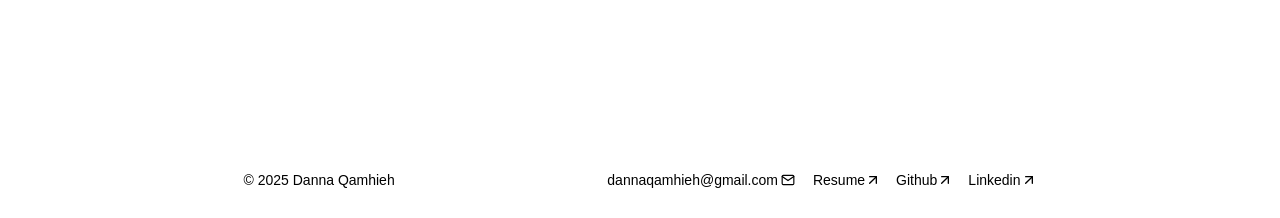
<file: photo/index.html>
<!doctype html>
<html
  lang="en"
  data-ws-project="2b50ea9f-bf33-4b73-80dc-d3fbe2cbf767"
  data-ws-last-published="2025-10-21T21:09:37.824Z"
>
  <head>
    <link
      rel="stylesheet"
      type="text/css"
      href="/assets/static/app_generated_index-6937cd5a.CjaumdrQ.css"
    />
    <meta charset="UTF-8" />
    <meta name="viewport" content="width=device-width,initial-scale=1" />
    <meta property="og:url" content="https://url/photo" />
    <title>Untitled</title>
    <meta property="og:title" content="Untitled" />
    <meta property="og:type" content="website" />
    <meta name="robots" content="noindex, nofollow" />
    <meta property="twitter:card" content="summary_large_image" />
  </head>
  <body
    class="w-element chxb4po c10l0ceu c1w41d0l cl8rinr cz4z9i5 cyus7fi cxtes77"
  >
    <div style="display: contents">
      <div style="display: contents">
        <nav
          aria-label="Main"
          data-orientation="horizontal"
          dir="ltr"
          class="w-navigation-menu c1x63q7q c1t669ol c1asfxcy c15cfmfb c1p9tyeg cngit7h c15dujl6 cl0zgg6 cl8rinr cz4z9i5 c4b0wol cy6fh98 c5pn0ju c1amfkcc"
        >
          <a href="/" class="w-element cboyhgp c12ww3tj cb283el cn75yob"
            >Danna Qamhieh</a
          >
          <div style="position: relative">
            <ul
              data-orientation="horizontal"
              class="w-menu-list c1asfxcy cn7j14e c1wk7zdl c164aju3 c1i2n72y c18iqzyv c1h1l8hw crmyyxl cmyubzg c1h9m39o c106bwf"
              dir="ltr"
            >
              <li data-ws-index="0" class="w-menu-item">
                <a
                  href="/"
                  class="w-link c11mx7zy c18iqzyv c1h1l8hw cagkkyj c14b2czf c152aasp c1ycjjf7 c1k8dcxs c102ryc9 c1e0tm32 c1p0mj3k cn75yob cuque79 c7tj731 c1jbty2b c1rjg5vv cpy22uq ctch0q2 ca8lqpc c1mp4iho"
                  data-radix-collection-item=""
                  >Work</a
                >
              </li>
              <li data-ws-index="1" class="w-menu-item">
                <a
                  href="/photo"
                  class="w-link c11mx7zy c18iqzyv c1h1l8hw cagkkyj c14b2czf c152aasp c1ycjjf7 c1k8dcxs c102ryc9 c1e0tm32 c1p0mj3k cn75yob cuque79 c7tj731 c1jbty2b c1rjg5vv cpy22uq ctch0q2 ca8lqpc c1mp4iho"
                  data-radix-collection-item=""
                  >Photo</a
                >
              </li>
              <li data-ws-index="2" class="w-menu-item">
                <a
                  href="/about"
                  class="w-link c11mx7zy c18iqzyv c1h1l8hw cagkkyj c14b2czf c152aasp c1ycjjf7 c1k8dcxs c102ryc9 c1e0tm32 c1p0mj3k cn75yob cuque79 c7tj731 c1jbty2b c1rjg5vv cpy22uq ctch0q2 ca8lqpc c1mp4iho"
                  data-radix-collection-item=""
                  >About</a
                >
              </li>
            </ul>
          </div>
        </nav>
      </div>
    </div>
    <div
      class="w-element cl0zgg6 cl8rinr cz4z9i5 c1knhhs6 czplomd cy6fh98 c1r3k2q0 c12mnr2j"
    >
      <h1 class="w-element c1jldxzj c1ngyj5o clkerts c14wrb6k cay72gs">
        Photo Gallery
      </h1>
      <p class="w-element clekuud">
        A collection of some of my favorites that I’ve captured over the years.
        I’m drawn to landscapes and urban architecture, and particularly enjoy
        highlighting the various textures found in these environments.<br /><br />Shot
        with a Nikon Z6II.
      </p>
    </div>
    <div
      dir="ltr"
      data-orientation="horizontal"
      class="w-tabs c1knhhs6 czplomd cl8rinr cz4z9i5 c1dpju10 c1r3k2q0 c12mnr2j"
    >
      <div
        role="tablist"
        aria-orientation="horizontal"
        class="w-tabs-list c1asfxcy c1fvhxm7 c18iqzyv cdrylvu c14b2czf c152aasp c1ycjjf7 c1k8dcxs cagkkyj cy6ffex cl0zgg6 cl8rinr cz4z9i5 cbulj5w c15dujl6 cmyubzg crmyyxl cfrzsym c13mij5z"
        tabindex="-1"
        data-orientation="horizontal"
        style="outline: none"
      >
        <button
          type="button"
          role="tab"
          aria-selected="true"
          aria-controls="radix-:Re:-content-0"
          data-state="active"
          id="radix-:Re:-trigger-0"
          data-ws-index="0"
          class="w-tab-trigger co6v1ga cz5kdfd ccxipqz c5p8dsz cxc46oq c1u7kbc3 chem0n5 c19wad67 ci9mw8f cxldhsh c1hx5obf cmcoqnr c4b0wol cjudndv c1xj4wuf c1nh6vqh c1cb9i6h"
          tabindex="-1"
          data-orientation="horizontal"
          data-radix-collection-item=""
        >
          MOUNTAINS</button
        ><button
          type="button"
          role="tab"
          aria-selected="false"
          aria-controls="radix-:Re:-content-1"
          data-state="inactive"
          id="radix-:Re:-trigger-1"
          data-ws-index="1"
          class="w-tab-trigger co6v1ga cz5kdfd ccxipqz c5p8dsz cxc46oq c1u7kbc3 chem0n5 c19wad67 ci9mw8f cxldhsh c1hx5obf cmcoqnr c4b0wol cjudndv c1xj4wuf c1nh6vqh c1cb9i6h"
          tabindex="-1"
          data-orientation="horizontal"
          data-radix-collection-item=""
        >
          Urban
        </button>
      </div>
      <div
        data-state="active"
        data-orientation="horizontal"
        role="tabpanel"
        aria-labelledby="radix-:Re:-trigger-0"
        id="radix-:Re:-content-0"
        tabindex="0"
        data-ws-index="0"
        class="w-tab-content c1eip16n c1rjg5vv c1ujx5be"
        style="animation-duration: 0s"
      >
        <div
          class="w-element c1asfxcy c1h1l8hw cmyubzg crmyyxl c1knhhs6 ccn3ay8 c1e9xn76 cqrb5i1"
        >
          <div
            class="w-element c16re4b3 c5lk1p5 c1brjmpa c1ye7xx5 ceiuyc9 chhf15g c13mij5z coinr6c c1ink5rf"
          >
            <h3 class="w-element c1oamq3n">Nationalpark Berchtesgaden</h3>
            <p
              class="w-element co6v1ga cz5kdfd c1ogfube c1q7itqk cg14biq c1lxskfl cmsnwn5"
            >
              AUG 2025
            </p>
            <p class="w-element c1ogfube">
              An overnight hike to the Watzmannhaus Hut through the German Alps.
            </p>
          </div>
          <div
            class="w-element cl0zgg6 ceb1tbc c1asfxcy c1d3iaom cmyubzg crmyyxl csio6qw c13mij5z c1q0apou c12xu6kp"
          >
            <div class="w-element c67ubo5 cmyubzg crmyyxl c5urr8i c1q0apou">
              <img
                alt="A mountain slope"
                width="4024"
                height="6048"
                src="/assets/DSC_5856_ag5AQUuZ4HxnBzjActlmh.jpg"
                class="w-image c117zzii c1iiflq9 css3cp cmn9pvj cgj9iie csjy0cv c1wk7zdl c6ieqw6 c1t669ol c1c0hrdj c1brjmpa"
                sizes="100vw"
                srcset="
                  /assets/DSC_5856_ag5AQUuZ4HxnBzjActlmh.jpg   16w,
                  /assets/DSC_5856_ag5AQUuZ4HxnBzjActlmh.jpg   32w,
                  /assets/DSC_5856_ag5AQUuZ4HxnBzjActlmh.jpg   48w,
                  /assets/DSC_5856_ag5AQUuZ4HxnBzjActlmh.jpg   64w,
                  /assets/DSC_5856_ag5AQUuZ4HxnBzjActlmh.jpg   96w,
                  /assets/DSC_5856_ag5AQUuZ4HxnBzjActlmh.jpg  128w,
                  /assets/DSC_5856_ag5AQUuZ4HxnBzjActlmh.jpg  256w,
                  /assets/DSC_5856_ag5AQUuZ4HxnBzjActlmh.jpg  384w,
                  /assets/DSC_5856_ag5AQUuZ4HxnBzjActlmh.jpg  640w,
                  /assets/DSC_5856_ag5AQUuZ4HxnBzjActlmh.jpg  750w,
                  /assets/DSC_5856_ag5AQUuZ4HxnBzjActlmh.jpg  828w,
                  /assets/DSC_5856_ag5AQUuZ4HxnBzjActlmh.jpg 1080w,
                  /assets/DSC_5856_ag5AQUuZ4HxnBzjActlmh.jpg 1200w,
                  /assets/DSC_5856_ag5AQUuZ4HxnBzjActlmh.jpg 1920w,
                  /assets/DSC_5856_ag5AQUuZ4HxnBzjActlmh.jpg 2048w,
                  /assets/DSC_5856_ag5AQUuZ4HxnBzjActlmh.jpg 3840w
                "
                decoding="async"
                loading="lazy"
              /><img
                alt="Hikers climbing a trail"
                width="6048"
                height="4024"
                src="/assets/DSC_5863_iSJQzoxnkZqJDZwjM0rA6.jpg"
                class="w-image c117zzii c1iiflq9 css3cp cmn9pvj cgj9iie c1h7mlgb c6ieqw6 c1t669ol c1c0hrdj c1brjmpa"
                sizes="100vw"
                srcset="
                  /assets/DSC_5863_iSJQzoxnkZqJDZwjM0rA6.jpg   16w,
                  /assets/DSC_5863_iSJQzoxnkZqJDZwjM0rA6.jpg   32w,
                  /assets/DSC_5863_iSJQzoxnkZqJDZwjM0rA6.jpg   48w,
                  /assets/DSC_5863_iSJQzoxnkZqJDZwjM0rA6.jpg   64w,
                  /assets/DSC_5863_iSJQzoxnkZqJDZwjM0rA6.jpg   96w,
                  /assets/DSC_5863_iSJQzoxnkZqJDZwjM0rA6.jpg  128w,
                  /assets/DSC_5863_iSJQzoxnkZqJDZwjM0rA6.jpg  256w,
                  /assets/DSC_5863_iSJQzoxnkZqJDZwjM0rA6.jpg  384w,
                  /assets/DSC_5863_iSJQzoxnkZqJDZwjM0rA6.jpg  640w,
                  /assets/DSC_5863_iSJQzoxnkZqJDZwjM0rA6.jpg  750w,
                  /assets/DSC_5863_iSJQzoxnkZqJDZwjM0rA6.jpg  828w,
                  /assets/DSC_5863_iSJQzoxnkZqJDZwjM0rA6.jpg 1080w,
                  /assets/DSC_5863_iSJQzoxnkZqJDZwjM0rA6.jpg 1200w,
                  /assets/DSC_5863_iSJQzoxnkZqJDZwjM0rA6.jpg 1920w,
                  /assets/DSC_5863_iSJQzoxnkZqJDZwjM0rA6.jpg 2048w,
                  /assets/DSC_5863_iSJQzoxnkZqJDZwjM0rA6.jpg 3840w
                "
                decoding="async"
                loading="lazy"
              />
            </div>
            <div class="w-element c67ubo5 cmyubzg crmyyxl c1imzbbp c1t669ol">
              <img
                alt="A mountain hut in the fog"
                width="6048"
                height="4024"
                src="/assets/DSC_5930_mTC-_Q6tmZm8Y_K4VF5iI.jpg"
                class="w-image c117zzii c1iiflq9 css3cp cmn9pvj cgj9iie csjy0cv c1wk7zdl c6ieqw6 c1t669ol c1c0hrdj c1brjmpa"
                sizes="100vw"
                srcset="
                  /assets/DSC_5930_mTC-_Q6tmZm8Y_K4VF5iI.jpg   16w,
                  /assets/DSC_5930_mTC-_Q6tmZm8Y_K4VF5iI.jpg   32w,
                  /assets/DSC_5930_mTC-_Q6tmZm8Y_K4VF5iI.jpg   48w,
                  /assets/DSC_5930_mTC-_Q6tmZm8Y_K4VF5iI.jpg   64w,
                  /assets/DSC_5930_mTC-_Q6tmZm8Y_K4VF5iI.jpg   96w,
                  /assets/DSC_5930_mTC-_Q6tmZm8Y_K4VF5iI.jpg  128w,
                  /assets/DSC_5930_mTC-_Q6tmZm8Y_K4VF5iI.jpg  256w,
                  /assets/DSC_5930_mTC-_Q6tmZm8Y_K4VF5iI.jpg  384w,
                  /assets/DSC_5930_mTC-_Q6tmZm8Y_K4VF5iI.jpg  640w,
                  /assets/DSC_5930_mTC-_Q6tmZm8Y_K4VF5iI.jpg  750w,
                  /assets/DSC_5930_mTC-_Q6tmZm8Y_K4VF5iI.jpg  828w,
                  /assets/DSC_5930_mTC-_Q6tmZm8Y_K4VF5iI.jpg 1080w,
                  /assets/DSC_5930_mTC-_Q6tmZm8Y_K4VF5iI.jpg 1200w,
                  /assets/DSC_5930_mTC-_Q6tmZm8Y_K4VF5iI.jpg 1920w,
                  /assets/DSC_5930_mTC-_Q6tmZm8Y_K4VF5iI.jpg 2048w,
                  /assets/DSC_5930_mTC-_Q6tmZm8Y_K4VF5iI.jpg 3840w
                "
                decoding="async"
                loading="lazy"
              />
            </div>
            <div class="w-element c67ubo5 cmyubzg crmyyxl cunx6oa c1q0apou">
              <img
                alt="A hut in the German alps"
                width="6048"
                height="4024"
                src="/assets/DSC_5986_s2l6qCWs0e3uir87hLJ6W.jpg"
                class="w-image c117zzii c1iiflq9 css3cp cmn9pvj cgj9iie csjy0cv c1wk7zdl c6ieqw6 c1t669ol c1c0hrdj c1brjmpa"
                sizes="100vw"
                srcset="
                  /assets/DSC_5986_s2l6qCWs0e3uir87hLJ6W.jpg   16w,
                  /assets/DSC_5986_s2l6qCWs0e3uir87hLJ6W.jpg   32w,
                  /assets/DSC_5986_s2l6qCWs0e3uir87hLJ6W.jpg   48w,
                  /assets/DSC_5986_s2l6qCWs0e3uir87hLJ6W.jpg   64w,
                  /assets/DSC_5986_s2l6qCWs0e3uir87hLJ6W.jpg   96w,
                  /assets/DSC_5986_s2l6qCWs0e3uir87hLJ6W.jpg  128w,
                  /assets/DSC_5986_s2l6qCWs0e3uir87hLJ6W.jpg  256w,
                  /assets/DSC_5986_s2l6qCWs0e3uir87hLJ6W.jpg  384w,
                  /assets/DSC_5986_s2l6qCWs0e3uir87hLJ6W.jpg  640w,
                  /assets/DSC_5986_s2l6qCWs0e3uir87hLJ6W.jpg  750w,
                  /assets/DSC_5986_s2l6qCWs0e3uir87hLJ6W.jpg  828w,
                  /assets/DSC_5986_s2l6qCWs0e3uir87hLJ6W.jpg 1080w,
                  /assets/DSC_5986_s2l6qCWs0e3uir87hLJ6W.jpg 1200w,
                  /assets/DSC_5986_s2l6qCWs0e3uir87hLJ6W.jpg 1920w,
                  /assets/DSC_5986_s2l6qCWs0e3uir87hLJ6W.jpg 2048w,
                  /assets/DSC_5986_s2l6qCWs0e3uir87hLJ6W.jpg 3840w
                "
                decoding="async"
                loading="lazy"
              /><img
                alt="A mountain peak in the fog"
                width="4024"
                height="6048"
                src="/assets/DSC_5937_qTmOI81G97JgXicL9oLT2.jpg"
                class="w-image c117zzii c1iiflq9 css3cp cmn9pvj cgj9iie c1h7mlgb c6ieqw6 c1t669ol c1c0hrdj c1brjmpa"
                sizes="100vw"
                srcset="
                  /assets/DSC_5937_qTmOI81G97JgXicL9oLT2.jpg   16w,
                  /assets/DSC_5937_qTmOI81G97JgXicL9oLT2.jpg   32w,
                  /assets/DSC_5937_qTmOI81G97JgXicL9oLT2.jpg   48w,
                  /assets/DSC_5937_qTmOI81G97JgXicL9oLT2.jpg   64w,
                  /assets/DSC_5937_qTmOI81G97JgXicL9oLT2.jpg   96w,
                  /assets/DSC_5937_qTmOI81G97JgXicL9oLT2.jpg  128w,
                  /assets/DSC_5937_qTmOI81G97JgXicL9oLT2.jpg  256w,
                  /assets/DSC_5937_qTmOI81G97JgXicL9oLT2.jpg  384w,
                  /assets/DSC_5937_qTmOI81G97JgXicL9oLT2.jpg  640w,
                  /assets/DSC_5937_qTmOI81G97JgXicL9oLT2.jpg  750w,
                  /assets/DSC_5937_qTmOI81G97JgXicL9oLT2.jpg  828w,
                  /assets/DSC_5937_qTmOI81G97JgXicL9oLT2.jpg 1080w,
                  /assets/DSC_5937_qTmOI81G97JgXicL9oLT2.jpg 1200w,
                  /assets/DSC_5937_qTmOI81G97JgXicL9oLT2.jpg 1920w,
                  /assets/DSC_5937_qTmOI81G97JgXicL9oLT2.jpg 2048w,
                  /assets/DSC_5937_qTmOI81G97JgXicL9oLT2.jpg 3840w
                "
                decoding="async"
                loading="lazy"
              />
            </div>
            <div class="w-element c67ubo5 cmyubzg crmyyxl c1v17pr1 c1q0apou">
              <img
                alt="Friends hiking up a trail"
                width="6048"
                height="4024"
                src="/assets/DSC_5858_5_Y3eLGfJEarkpL07vPv0.jpg"
                class="w-image c117zzii c1iiflq9 css3cp cmn9pvj cgj9iie csjy0cv c1wk7zdl c6ieqw6 c1t669ol c1c0hrdj c1brjmpa"
                sizes="100vw"
                srcset="
                  /assets/DSC_5858_5_Y3eLGfJEarkpL07vPv0.jpg   16w,
                  /assets/DSC_5858_5_Y3eLGfJEarkpL07vPv0.jpg   32w,
                  /assets/DSC_5858_5_Y3eLGfJEarkpL07vPv0.jpg   48w,
                  /assets/DSC_5858_5_Y3eLGfJEarkpL07vPv0.jpg   64w,
                  /assets/DSC_5858_5_Y3eLGfJEarkpL07vPv0.jpg   96w,
                  /assets/DSC_5858_5_Y3eLGfJEarkpL07vPv0.jpg  128w,
                  /assets/DSC_5858_5_Y3eLGfJEarkpL07vPv0.jpg  256w,
                  /assets/DSC_5858_5_Y3eLGfJEarkpL07vPv0.jpg  384w,
                  /assets/DSC_5858_5_Y3eLGfJEarkpL07vPv0.jpg  640w,
                  /assets/DSC_5858_5_Y3eLGfJEarkpL07vPv0.jpg  750w,
                  /assets/DSC_5858_5_Y3eLGfJEarkpL07vPv0.jpg  828w,
                  /assets/DSC_5858_5_Y3eLGfJEarkpL07vPv0.jpg 1080w,
                  /assets/DSC_5858_5_Y3eLGfJEarkpL07vPv0.jpg 1200w,
                  /assets/DSC_5858_5_Y3eLGfJEarkpL07vPv0.jpg 1920w,
                  /assets/DSC_5858_5_Y3eLGfJEarkpL07vPv0.jpg 2048w,
                  /assets/DSC_5858_5_Y3eLGfJEarkpL07vPv0.jpg 3840w
                "
                decoding="async"
                loading="lazy"
              /><img
                alt="Friends posing for a group photo"
                width="6048"
                height="4024"
                src="/assets/DSC_5890_vM9NKOH4pyplziYcHvzye.jpg"
                class="w-image c117zzii c1iiflq9 css3cp cmn9pvj cgj9iie c1h7mlgb c6ieqw6 c1t669ol c1c0hrdj c1brjmpa"
                sizes="100vw"
                srcset="
                  /assets/DSC_5890_vM9NKOH4pyplziYcHvzye.jpg   16w,
                  /assets/DSC_5890_vM9NKOH4pyplziYcHvzye.jpg   32w,
                  /assets/DSC_5890_vM9NKOH4pyplziYcHvzye.jpg   48w,
                  /assets/DSC_5890_vM9NKOH4pyplziYcHvzye.jpg   64w,
                  /assets/DSC_5890_vM9NKOH4pyplziYcHvzye.jpg   96w,
                  /assets/DSC_5890_vM9NKOH4pyplziYcHvzye.jpg  128w,
                  /assets/DSC_5890_vM9NKOH4pyplziYcHvzye.jpg  256w,
                  /assets/DSC_5890_vM9NKOH4pyplziYcHvzye.jpg  384w,
                  /assets/DSC_5890_vM9NKOH4pyplziYcHvzye.jpg  640w,
                  /assets/DSC_5890_vM9NKOH4pyplziYcHvzye.jpg  750w,
                  /assets/DSC_5890_vM9NKOH4pyplziYcHvzye.jpg  828w,
                  /assets/DSC_5890_vM9NKOH4pyplziYcHvzye.jpg 1080w,
                  /assets/DSC_5890_vM9NKOH4pyplziYcHvzye.jpg 1200w,
                  /assets/DSC_5890_vM9NKOH4pyplziYcHvzye.jpg 1920w,
                  /assets/DSC_5890_vM9NKOH4pyplziYcHvzye.jpg 2048w,
                  /assets/DSC_5890_vM9NKOH4pyplziYcHvzye.jpg 3840w
                "
                decoding="async"
                loading="lazy"
              />
            </div>
            <div class="w-element c67ubo5 cmyubzg crmyyxl c1imzbbp c1t669ol">
              <img
                alt="Watzmannhaus Hut"
                width="6048"
                height="4024"
                src="/assets/DSC_5945_vwzuCeieMTtqM_Y3tcCTw.jpg"
                class="w-image c117zzii c1iiflq9 css3cp cmn9pvj cgj9iie csjy0cv c1wk7zdl c6ieqw6 c1t669ol c1c0hrdj c1brjmpa"
                sizes="100vw"
                srcset="
                  /assets/DSC_5945_vwzuCeieMTtqM_Y3tcCTw.jpg   16w,
                  /assets/DSC_5945_vwzuCeieMTtqM_Y3tcCTw.jpg   32w,
                  /assets/DSC_5945_vwzuCeieMTtqM_Y3tcCTw.jpg   48w,
                  /assets/DSC_5945_vwzuCeieMTtqM_Y3tcCTw.jpg   64w,
                  /assets/DSC_5945_vwzuCeieMTtqM_Y3tcCTw.jpg   96w,
                  /assets/DSC_5945_vwzuCeieMTtqM_Y3tcCTw.jpg  128w,
                  /assets/DSC_5945_vwzuCeieMTtqM_Y3tcCTw.jpg  256w,
                  /assets/DSC_5945_vwzuCeieMTtqM_Y3tcCTw.jpg  384w,
                  /assets/DSC_5945_vwzuCeieMTtqM_Y3tcCTw.jpg  640w,
                  /assets/DSC_5945_vwzuCeieMTtqM_Y3tcCTw.jpg  750w,
                  /assets/DSC_5945_vwzuCeieMTtqM_Y3tcCTw.jpg  828w,
                  /assets/DSC_5945_vwzuCeieMTtqM_Y3tcCTw.jpg 1080w,
                  /assets/DSC_5945_vwzuCeieMTtqM_Y3tcCTw.jpg 1200w,
                  /assets/DSC_5945_vwzuCeieMTtqM_Y3tcCTw.jpg 1920w,
                  /assets/DSC_5945_vwzuCeieMTtqM_Y3tcCTw.jpg 2048w,
                  /assets/DSC_5945_vwzuCeieMTtqM_Y3tcCTw.jpg 3840w
                "
                decoding="async"
                loading="lazy"
              />
            </div>
            <div class="w-element c67ubo5 cmyubzg crmyyxl c5urr8i c1q0apou">
              <img
                alt="A hiking trail through the Alps"
                width="4024"
                height="6048"
                src="/assets/DSC_5911_Qgs1TqGOw3sMqoVXiHSKt.jpg"
                class="w-image c117zzii c1iiflq9 css3cp cmn9pvj cgj9iie csjy0cv c1wk7zdl c6ieqw6 c1t669ol c1c0hrdj c1brjmpa"
                sizes="100vw"
                srcset="
                  /assets/DSC_5911_Qgs1TqGOw3sMqoVXiHSKt.jpg   16w,
                  /assets/DSC_5911_Qgs1TqGOw3sMqoVXiHSKt.jpg   32w,
                  /assets/DSC_5911_Qgs1TqGOw3sMqoVXiHSKt.jpg   48w,
                  /assets/DSC_5911_Qgs1TqGOw3sMqoVXiHSKt.jpg   64w,
                  /assets/DSC_5911_Qgs1TqGOw3sMqoVXiHSKt.jpg   96w,
                  /assets/DSC_5911_Qgs1TqGOw3sMqoVXiHSKt.jpg  128w,
                  /assets/DSC_5911_Qgs1TqGOw3sMqoVXiHSKt.jpg  256w,
                  /assets/DSC_5911_Qgs1TqGOw3sMqoVXiHSKt.jpg  384w,
                  /assets/DSC_5911_Qgs1TqGOw3sMqoVXiHSKt.jpg  640w,
                  /assets/DSC_5911_Qgs1TqGOw3sMqoVXiHSKt.jpg  750w,
                  /assets/DSC_5911_Qgs1TqGOw3sMqoVXiHSKt.jpg  828w,
                  /assets/DSC_5911_Qgs1TqGOw3sMqoVXiHSKt.jpg 1080w,
                  /assets/DSC_5911_Qgs1TqGOw3sMqoVXiHSKt.jpg 1200w,
                  /assets/DSC_5911_Qgs1TqGOw3sMqoVXiHSKt.jpg 1920w,
                  /assets/DSC_5911_Qgs1TqGOw3sMqoVXiHSKt.jpg 2048w,
                  /assets/DSC_5911_Qgs1TqGOw3sMqoVXiHSKt.jpg 3840w
                "
                decoding="async"
                loading="lazy"
              /><img
                alt="3 people hiking up a mountain"
                width="6048"
                height="4024"
                src="/assets/DSC_5920_7ZBkYEDGpNWZ8CD7pb4Z9.jpg"
                class="w-image c117zzii c1iiflq9 css3cp cmn9pvj cgj9iie c1h7mlgb c6ieqw6 c1t669ol c1c0hrdj c1brjmpa"
                sizes="100vw"
                srcset="
                  /assets/DSC_5920_7ZBkYEDGpNWZ8CD7pb4Z9.jpg   16w,
                  /assets/DSC_5920_7ZBkYEDGpNWZ8CD7pb4Z9.jpg   32w,
                  /assets/DSC_5920_7ZBkYEDGpNWZ8CD7pb4Z9.jpg   48w,
                  /assets/DSC_5920_7ZBkYEDGpNWZ8CD7pb4Z9.jpg   64w,
                  /assets/DSC_5920_7ZBkYEDGpNWZ8CD7pb4Z9.jpg   96w,
                  /assets/DSC_5920_7ZBkYEDGpNWZ8CD7pb4Z9.jpg  128w,
                  /assets/DSC_5920_7ZBkYEDGpNWZ8CD7pb4Z9.jpg  256w,
                  /assets/DSC_5920_7ZBkYEDGpNWZ8CD7pb4Z9.jpg  384w,
                  /assets/DSC_5920_7ZBkYEDGpNWZ8CD7pb4Z9.jpg  640w,
                  /assets/DSC_5920_7ZBkYEDGpNWZ8CD7pb4Z9.jpg  750w,
                  /assets/DSC_5920_7ZBkYEDGpNWZ8CD7pb4Z9.jpg  828w,
                  /assets/DSC_5920_7ZBkYEDGpNWZ8CD7pb4Z9.jpg 1080w,
                  /assets/DSC_5920_7ZBkYEDGpNWZ8CD7pb4Z9.jpg 1200w,
                  /assets/DSC_5920_7ZBkYEDGpNWZ8CD7pb4Z9.jpg 1920w,
                  /assets/DSC_5920_7ZBkYEDGpNWZ8CD7pb4Z9.jpg 2048w,
                  /assets/DSC_5920_7ZBkYEDGpNWZ8CD7pb4Z9.jpg 3840w
                "
                decoding="async"
                loading="lazy"
              />
            </div>
          </div>
          <div class="w-element c16re4b3 c5lk1p5 cq4ev62 c10a02jm"></div>
        </div>
        <div
          class="w-element c1asfxcy c1h1l8hw cmyubzg crmyyxl c1knhhs6 ccn3ay8 c1e9xn76 cqrb5i1"
        >
          <div
            class="w-element c16re4b3 c5lk1p5 c1brjmpa c1ye7xx5 ceiuyc9 chhf15g c13mij5z coinr6c c1ink5rf"
          >
            <h3 class="w-element c1oamq3n">Dolomites</h3>
            <p
              class="w-element co6v1ga cz5kdfd c1ogfube c1q7itqk cg14biq c1lxskfl cmsnwn5"
            >
              oct 2022
            </p>
            <p class="w-element c1ogfube">
              A hike through the Italian Dolomites, featuring the Tre Cime di
              Lavaredo mountain peaks.
            </p>
          </div>
          <div
            class="w-element cl0zgg6 ceb1tbc c1asfxcy c1d3iaom cmyubzg crmyyxl csio6qw c13mij5z c1q0apou c12xu6kp"
          >
            <div class="w-element c67ubo5 cmyubzg crmyyxl c1v17pr1 c1q0apou">
              <img
                alt="An alpine lake"
                width="6048"
                height="4024"
                src="/assets/DSC_8785_BOXNwJAb_AKqt-h0wYhvi.jpg"
                class="w-image c117zzii c1iiflq9 css3cp cmn9pvj cgj9iie csjy0cv c1wk7zdl c6ieqw6 c1t669ol c1c0hrdj c1brjmpa"
                sizes="100vw"
                srcset="
                  /assets/DSC_8785_BOXNwJAb_AKqt-h0wYhvi.jpg   16w,
                  /assets/DSC_8785_BOXNwJAb_AKqt-h0wYhvi.jpg   32w,
                  /assets/DSC_8785_BOXNwJAb_AKqt-h0wYhvi.jpg   48w,
                  /assets/DSC_8785_BOXNwJAb_AKqt-h0wYhvi.jpg   64w,
                  /assets/DSC_8785_BOXNwJAb_AKqt-h0wYhvi.jpg   96w,
                  /assets/DSC_8785_BOXNwJAb_AKqt-h0wYhvi.jpg  128w,
                  /assets/DSC_8785_BOXNwJAb_AKqt-h0wYhvi.jpg  256w,
                  /assets/DSC_8785_BOXNwJAb_AKqt-h0wYhvi.jpg  384w,
                  /assets/DSC_8785_BOXNwJAb_AKqt-h0wYhvi.jpg  640w,
                  /assets/DSC_8785_BOXNwJAb_AKqt-h0wYhvi.jpg  750w,
                  /assets/DSC_8785_BOXNwJAb_AKqt-h0wYhvi.jpg  828w,
                  /assets/DSC_8785_BOXNwJAb_AKqt-h0wYhvi.jpg 1080w,
                  /assets/DSC_8785_BOXNwJAb_AKqt-h0wYhvi.jpg 1200w,
                  /assets/DSC_8785_BOXNwJAb_AKqt-h0wYhvi.jpg 1920w,
                  /assets/DSC_8785_BOXNwJAb_AKqt-h0wYhvi.jpg 2048w,
                  /assets/DSC_8785_BOXNwJAb_AKqt-h0wYhvi.jpg 3840w
                "
                decoding="async"
                loading="lazy"
              /><img
                alt="Tre Cime di Lavaredo"
                width="6048"
                height="4024"
                src="/assets/DSC_8707_t40ANPjfEU4fEaxGQMGFH.jpg"
                class="w-image c117zzii c1iiflq9 css3cp cmn9pvj cgj9iie c1h7mlgb c6ieqw6 c1t669ol c1c0hrdj c1brjmpa"
                sizes="100vw"
                srcset="
                  /assets/DSC_8707_t40ANPjfEU4fEaxGQMGFH.jpg   16w,
                  /assets/DSC_8707_t40ANPjfEU4fEaxGQMGFH.jpg   32w,
                  /assets/DSC_8707_t40ANPjfEU4fEaxGQMGFH.jpg   48w,
                  /assets/DSC_8707_t40ANPjfEU4fEaxGQMGFH.jpg   64w,
                  /assets/DSC_8707_t40ANPjfEU4fEaxGQMGFH.jpg   96w,
                  /assets/DSC_8707_t40ANPjfEU4fEaxGQMGFH.jpg  128w,
                  /assets/DSC_8707_t40ANPjfEU4fEaxGQMGFH.jpg  256w,
                  /assets/DSC_8707_t40ANPjfEU4fEaxGQMGFH.jpg  384w,
                  /assets/DSC_8707_t40ANPjfEU4fEaxGQMGFH.jpg  640w,
                  /assets/DSC_8707_t40ANPjfEU4fEaxGQMGFH.jpg  750w,
                  /assets/DSC_8707_t40ANPjfEU4fEaxGQMGFH.jpg  828w,
                  /assets/DSC_8707_t40ANPjfEU4fEaxGQMGFH.jpg 1080w,
                  /assets/DSC_8707_t40ANPjfEU4fEaxGQMGFH.jpg 1200w,
                  /assets/DSC_8707_t40ANPjfEU4fEaxGQMGFH.jpg 1920w,
                  /assets/DSC_8707_t40ANPjfEU4fEaxGQMGFH.jpg 2048w,
                  /assets/DSC_8707_t40ANPjfEU4fEaxGQMGFH.jpg 3840w
                "
                decoding="async"
                loading="lazy"
              />
            </div>
            <div class="w-element c67ubo5 cmyubzg crmyyxl c5urr8i c1q0apou">
              <img
                alt="A mountain peak"
                width="4024"
                height="4024"
                src="/assets/DSC_8839_yG17ip22xmWcTtl-3krXk.jpg"
                class="w-image c117zzii c1iiflq9 css3cp cmn9pvj cgj9iie csjy0cv c1wk7zdl c6ieqw6 c1t669ol c1c0hrdj c1brjmpa"
                sizes="100vw"
                srcset="
                  /assets/DSC_8839_yG17ip22xmWcTtl-3krXk.jpg   16w,
                  /assets/DSC_8839_yG17ip22xmWcTtl-3krXk.jpg   32w,
                  /assets/DSC_8839_yG17ip22xmWcTtl-3krXk.jpg   48w,
                  /assets/DSC_8839_yG17ip22xmWcTtl-3krXk.jpg   64w,
                  /assets/DSC_8839_yG17ip22xmWcTtl-3krXk.jpg   96w,
                  /assets/DSC_8839_yG17ip22xmWcTtl-3krXk.jpg  128w,
                  /assets/DSC_8839_yG17ip22xmWcTtl-3krXk.jpg  256w,
                  /assets/DSC_8839_yG17ip22xmWcTtl-3krXk.jpg  384w,
                  /assets/DSC_8839_yG17ip22xmWcTtl-3krXk.jpg  640w,
                  /assets/DSC_8839_yG17ip22xmWcTtl-3krXk.jpg  750w,
                  /assets/DSC_8839_yG17ip22xmWcTtl-3krXk.jpg  828w,
                  /assets/DSC_8839_yG17ip22xmWcTtl-3krXk.jpg 1080w,
                  /assets/DSC_8839_yG17ip22xmWcTtl-3krXk.jpg 1200w,
                  /assets/DSC_8839_yG17ip22xmWcTtl-3krXk.jpg 1920w,
                  /assets/DSC_8839_yG17ip22xmWcTtl-3krXk.jpg 2048w,
                  /assets/DSC_8839_yG17ip22xmWcTtl-3krXk.jpg 3840w
                "
                decoding="async"
                loading="lazy"
              /><img
                alt="An alpine lake with mountains in the background"
                width="3840"
                height="2160"
                src="/assets/DSC_8775_-W_dAiB7DvqJsMuBRAS8Y.jpg"
                class="w-image c117zzii c1iiflq9 css3cp cmn9pvj cgj9iie c1h7mlgb c6ieqw6 c1t669ol c1c0hrdj c1brjmpa"
                sizes="100vw"
                srcset="
                  /assets/DSC_8775_-W_dAiB7DvqJsMuBRAS8Y.jpg   16w,
                  /assets/DSC_8775_-W_dAiB7DvqJsMuBRAS8Y.jpg   32w,
                  /assets/DSC_8775_-W_dAiB7DvqJsMuBRAS8Y.jpg   48w,
                  /assets/DSC_8775_-W_dAiB7DvqJsMuBRAS8Y.jpg   64w,
                  /assets/DSC_8775_-W_dAiB7DvqJsMuBRAS8Y.jpg   96w,
                  /assets/DSC_8775_-W_dAiB7DvqJsMuBRAS8Y.jpg  128w,
                  /assets/DSC_8775_-W_dAiB7DvqJsMuBRAS8Y.jpg  256w,
                  /assets/DSC_8775_-W_dAiB7DvqJsMuBRAS8Y.jpg  384w,
                  /assets/DSC_8775_-W_dAiB7DvqJsMuBRAS8Y.jpg  640w,
                  /assets/DSC_8775_-W_dAiB7DvqJsMuBRAS8Y.jpg  750w,
                  /assets/DSC_8775_-W_dAiB7DvqJsMuBRAS8Y.jpg  828w,
                  /assets/DSC_8775_-W_dAiB7DvqJsMuBRAS8Y.jpg 1080w,
                  /assets/DSC_8775_-W_dAiB7DvqJsMuBRAS8Y.jpg 1200w,
                  /assets/DSC_8775_-W_dAiB7DvqJsMuBRAS8Y.jpg 1920w,
                  /assets/DSC_8775_-W_dAiB7DvqJsMuBRAS8Y.jpg 2048w,
                  /assets/DSC_8775_-W_dAiB7DvqJsMuBRAS8Y.jpg 3840w
                "
                decoding="async"
                loading="lazy"
              />
            </div>
            <div class="w-element c67ubo5 cmyubzg crmyyxl c1imzbbp c1t669ol">
              <img
                alt="A hut in the alps"
                width="6048"
                height="4024"
                src="/assets/DSC_8781_s4yhFiVlVNzttYNDjuzdt.jpg"
                class="w-image c117zzii c1iiflq9 css3cp cmn9pvj cgj9iie csjy0cv c1wk7zdl c6ieqw6 c1t669ol c1c0hrdj c1brjmpa"
                sizes="100vw"
                srcset="
                  /assets/DSC_8781_s4yhFiVlVNzttYNDjuzdt.jpg   16w,
                  /assets/DSC_8781_s4yhFiVlVNzttYNDjuzdt.jpg   32w,
                  /assets/DSC_8781_s4yhFiVlVNzttYNDjuzdt.jpg   48w,
                  /assets/DSC_8781_s4yhFiVlVNzttYNDjuzdt.jpg   64w,
                  /assets/DSC_8781_s4yhFiVlVNzttYNDjuzdt.jpg   96w,
                  /assets/DSC_8781_s4yhFiVlVNzttYNDjuzdt.jpg  128w,
                  /assets/DSC_8781_s4yhFiVlVNzttYNDjuzdt.jpg  256w,
                  /assets/DSC_8781_s4yhFiVlVNzttYNDjuzdt.jpg  384w,
                  /assets/DSC_8781_s4yhFiVlVNzttYNDjuzdt.jpg  640w,
                  /assets/DSC_8781_s4yhFiVlVNzttYNDjuzdt.jpg  750w,
                  /assets/DSC_8781_s4yhFiVlVNzttYNDjuzdt.jpg  828w,
                  /assets/DSC_8781_s4yhFiVlVNzttYNDjuzdt.jpg 1080w,
                  /assets/DSC_8781_s4yhFiVlVNzttYNDjuzdt.jpg 1200w,
                  /assets/DSC_8781_s4yhFiVlVNzttYNDjuzdt.jpg 1920w,
                  /assets/DSC_8781_s4yhFiVlVNzttYNDjuzdt.jpg 2048w,
                  /assets/DSC_8781_s4yhFiVlVNzttYNDjuzdt.jpg 3840w
                "
                decoding="async"
                loading="lazy"
              />
            </div>
            <div class="w-element c67ubo5 cmyubzg crmyyxl cunx6oa c1q0apou">
              <img
                alt="Mountain peaks during sunset"
                width="6048"
                height="4024"
                src="/assets/DSC_8885_usViTzHtvpMsvP-5EpQva.jpg"
                class="w-image c117zzii c1iiflq9 css3cp cmn9pvj cgj9iie csjy0cv c1wk7zdl c6ieqw6 c1t669ol c1c0hrdj c1brjmpa"
                sizes="100vw"
                srcset="
                  /assets/DSC_8885_usViTzHtvpMsvP-5EpQva.jpg   16w,
                  /assets/DSC_8885_usViTzHtvpMsvP-5EpQva.jpg   32w,
                  /assets/DSC_8885_usViTzHtvpMsvP-5EpQva.jpg   48w,
                  /assets/DSC_8885_usViTzHtvpMsvP-5EpQva.jpg   64w,
                  /assets/DSC_8885_usViTzHtvpMsvP-5EpQva.jpg   96w,
                  /assets/DSC_8885_usViTzHtvpMsvP-5EpQva.jpg  128w,
                  /assets/DSC_8885_usViTzHtvpMsvP-5EpQva.jpg  256w,
                  /assets/DSC_8885_usViTzHtvpMsvP-5EpQva.jpg  384w,
                  /assets/DSC_8885_usViTzHtvpMsvP-5EpQva.jpg  640w,
                  /assets/DSC_8885_usViTzHtvpMsvP-5EpQva.jpg  750w,
                  /assets/DSC_8885_usViTzHtvpMsvP-5EpQva.jpg  828w,
                  /assets/DSC_8885_usViTzHtvpMsvP-5EpQva.jpg 1080w,
                  /assets/DSC_8885_usViTzHtvpMsvP-5EpQva.jpg 1200w,
                  /assets/DSC_8885_usViTzHtvpMsvP-5EpQva.jpg 1920w,
                  /assets/DSC_8885_usViTzHtvpMsvP-5EpQva.jpg 2048w,
                  /assets/DSC_8885_usViTzHtvpMsvP-5EpQva.jpg 3840w
                "
                decoding="async"
                loading="lazy"
              /><img
                alt="Hiker on a mountain trail"
                width="6048"
                height="4024"
                src="/assets/DSC_8859_Z9pTI2pKvg8fE7ji2jJEh.jpg"
                class="w-image c117zzii c1iiflq9 css3cp cmn9pvj cgj9iie c1h7mlgb c6ieqw6 c1t669ol c1c0hrdj c1brjmpa"
                sizes="100vw"
                srcset="
                  /assets/DSC_8859_Z9pTI2pKvg8fE7ji2jJEh.jpg   16w,
                  /assets/DSC_8859_Z9pTI2pKvg8fE7ji2jJEh.jpg   32w,
                  /assets/DSC_8859_Z9pTI2pKvg8fE7ji2jJEh.jpg   48w,
                  /assets/DSC_8859_Z9pTI2pKvg8fE7ji2jJEh.jpg   64w,
                  /assets/DSC_8859_Z9pTI2pKvg8fE7ji2jJEh.jpg   96w,
                  /assets/DSC_8859_Z9pTI2pKvg8fE7ji2jJEh.jpg  128w,
                  /assets/DSC_8859_Z9pTI2pKvg8fE7ji2jJEh.jpg  256w,
                  /assets/DSC_8859_Z9pTI2pKvg8fE7ji2jJEh.jpg  384w,
                  /assets/DSC_8859_Z9pTI2pKvg8fE7ji2jJEh.jpg  640w,
                  /assets/DSC_8859_Z9pTI2pKvg8fE7ji2jJEh.jpg  750w,
                  /assets/DSC_8859_Z9pTI2pKvg8fE7ji2jJEh.jpg  828w,
                  /assets/DSC_8859_Z9pTI2pKvg8fE7ji2jJEh.jpg 1080w,
                  /assets/DSC_8859_Z9pTI2pKvg8fE7ji2jJEh.jpg 1200w,
                  /assets/DSC_8859_Z9pTI2pKvg8fE7ji2jJEh.jpg 1920w,
                  /assets/DSC_8859_Z9pTI2pKvg8fE7ji2jJEh.jpg 2048w,
                  /assets/DSC_8859_Z9pTI2pKvg8fE7ji2jJEh.jpg 3840w
                "
                decoding="async"
                loading="lazy"
              />
            </div>
          </div>
          <div class="w-element c16re4b3 c5lk1p5 cq4ev62 c10a02jm"></div>
        </div>
        <div
          class="w-element c1asfxcy c1h1l8hw cmyubzg crmyyxl c1knhhs6 ccn3ay8 c1e9xn76 cqrb5i1"
        >
          <div
            class="w-element c16re4b3 c5lk1p5 c1brjmpa c1ye7xx5 ceiuyc9 chhf15g c13mij5z coinr6c c1ink5rf"
          >
            <h3 class="w-element c1oamq3n">Grand Teton National Park</h3>
            <p
              class="w-element co6v1ga cz5kdfd c1ogfube c1q7itqk cg14biq c1lxskfl cmsnwn5"
            >
              AUG 2021
            </p>
            <p class="w-element c1ogfube">
              An overnight backcountry hike through Grand Teton National Park,
              featuring Cascade and Paintbrush Canyons.
            </p>
          </div>
          <div
            class="w-element cl0zgg6 ceb1tbc c1asfxcy c1d3iaom cmyubzg crmyyxl csio6qw c13mij5z c1q0apou c12xu6kp"
          >
            <div class="w-element c67ubo5 cmyubzg crmyyxl c1v17pr1 c1q0apou">
              <img
                alt="2 hikers on a trail"
                width="6048"
                height="4024"
                src="/assets/DSC_4815_BSGknJ9OpTg_NYb9jhMic.jpg"
                class="w-image c117zzii c1iiflq9 css3cp cmn9pvj cgj9iie csjy0cv c1wk7zdl c6ieqw6 c1t669ol c1c0hrdj c1brjmpa"
                sizes="100vw"
                srcset="
                  /assets/DSC_4815_BSGknJ9OpTg_NYb9jhMic.jpg   16w,
                  /assets/DSC_4815_BSGknJ9OpTg_NYb9jhMic.jpg   32w,
                  /assets/DSC_4815_BSGknJ9OpTg_NYb9jhMic.jpg   48w,
                  /assets/DSC_4815_BSGknJ9OpTg_NYb9jhMic.jpg   64w,
                  /assets/DSC_4815_BSGknJ9OpTg_NYb9jhMic.jpg   96w,
                  /assets/DSC_4815_BSGknJ9OpTg_NYb9jhMic.jpg  128w,
                  /assets/DSC_4815_BSGknJ9OpTg_NYb9jhMic.jpg  256w,
                  /assets/DSC_4815_BSGknJ9OpTg_NYb9jhMic.jpg  384w,
                  /assets/DSC_4815_BSGknJ9OpTg_NYb9jhMic.jpg  640w,
                  /assets/DSC_4815_BSGknJ9OpTg_NYb9jhMic.jpg  750w,
                  /assets/DSC_4815_BSGknJ9OpTg_NYb9jhMic.jpg  828w,
                  /assets/DSC_4815_BSGknJ9OpTg_NYb9jhMic.jpg 1080w,
                  /assets/DSC_4815_BSGknJ9OpTg_NYb9jhMic.jpg 1200w,
                  /assets/DSC_4815_BSGknJ9OpTg_NYb9jhMic.jpg 1920w,
                  /assets/DSC_4815_BSGknJ9OpTg_NYb9jhMic.jpg 2048w,
                  /assets/DSC_4815_BSGknJ9OpTg_NYb9jhMic.jpg 3840w
                "
                decoding="async"
                loading="lazy"
              /><img
                alt="Jenny Lake with mountains in the background"
                width="6048"
                height="4024"
                src="/assets/DSC_4696_YMOhLxd7xoU3J2BFQM9rH.jpg"
                class="w-image c117zzii c1iiflq9 css3cp cmn9pvj cgj9iie c1h7mlgb c6ieqw6 c1t669ol c1c0hrdj c1brjmpa"
                sizes="100vw"
                srcset="
                  /assets/DSC_4696_YMOhLxd7xoU3J2BFQM9rH.jpg   16w,
                  /assets/DSC_4696_YMOhLxd7xoU3J2BFQM9rH.jpg   32w,
                  /assets/DSC_4696_YMOhLxd7xoU3J2BFQM9rH.jpg   48w,
                  /assets/DSC_4696_YMOhLxd7xoU3J2BFQM9rH.jpg   64w,
                  /assets/DSC_4696_YMOhLxd7xoU3J2BFQM9rH.jpg   96w,
                  /assets/DSC_4696_YMOhLxd7xoU3J2BFQM9rH.jpg  128w,
                  /assets/DSC_4696_YMOhLxd7xoU3J2BFQM9rH.jpg  256w,
                  /assets/DSC_4696_YMOhLxd7xoU3J2BFQM9rH.jpg  384w,
                  /assets/DSC_4696_YMOhLxd7xoU3J2BFQM9rH.jpg  640w,
                  /assets/DSC_4696_YMOhLxd7xoU3J2BFQM9rH.jpg  750w,
                  /assets/DSC_4696_YMOhLxd7xoU3J2BFQM9rH.jpg  828w,
                  /assets/DSC_4696_YMOhLxd7xoU3J2BFQM9rH.jpg 1080w,
                  /assets/DSC_4696_YMOhLxd7xoU3J2BFQM9rH.jpg 1200w,
                  /assets/DSC_4696_YMOhLxd7xoU3J2BFQM9rH.jpg 1920w,
                  /assets/DSC_4696_YMOhLxd7xoU3J2BFQM9rH.jpg 2048w,
                  /assets/DSC_4696_YMOhLxd7xoU3J2BFQM9rH.jpg 3840w
                "
                decoding="async"
                loading="lazy"
              />
            </div>
            <div class="w-element c67ubo5 cmyubzg crmyyxl c1imzbbp c1t669ol">
              <img
                alt="A view down Cascade Canyon"
                width="6048"
                height="4024"
                src="/assets/DSC_4854_0Z6C8u0oBgEU8rBBps09x.jpg"
                class="w-image c117zzii c1iiflq9 css3cp cmn9pvj cgj9iie csjy0cv c1wk7zdl c6ieqw6 c1t669ol c1c0hrdj c1brjmpa"
                sizes="100vw"
                srcset="
                  /assets/DSC_4854_0Z6C8u0oBgEU8rBBps09x.jpg   16w,
                  /assets/DSC_4854_0Z6C8u0oBgEU8rBBps09x.jpg   32w,
                  /assets/DSC_4854_0Z6C8u0oBgEU8rBBps09x.jpg   48w,
                  /assets/DSC_4854_0Z6C8u0oBgEU8rBBps09x.jpg   64w,
                  /assets/DSC_4854_0Z6C8u0oBgEU8rBBps09x.jpg   96w,
                  /assets/DSC_4854_0Z6C8u0oBgEU8rBBps09x.jpg  128w,
                  /assets/DSC_4854_0Z6C8u0oBgEU8rBBps09x.jpg  256w,
                  /assets/DSC_4854_0Z6C8u0oBgEU8rBBps09x.jpg  384w,
                  /assets/DSC_4854_0Z6C8u0oBgEU8rBBps09x.jpg  640w,
                  /assets/DSC_4854_0Z6C8u0oBgEU8rBBps09x.jpg  750w,
                  /assets/DSC_4854_0Z6C8u0oBgEU8rBBps09x.jpg  828w,
                  /assets/DSC_4854_0Z6C8u0oBgEU8rBBps09x.jpg 1080w,
                  /assets/DSC_4854_0Z6C8u0oBgEU8rBBps09x.jpg 1200w,
                  /assets/DSC_4854_0Z6C8u0oBgEU8rBBps09x.jpg 1920w,
                  /assets/DSC_4854_0Z6C8u0oBgEU8rBBps09x.jpg 2048w,
                  /assets/DSC_4854_0Z6C8u0oBgEU8rBBps09x.jpg 3840w
                "
                decoding="async"
                loading="lazy"
              />
            </div>
            <div class="w-element c67ubo5 cmyubzg crmyyxl c5urr8i c1q0apou">
              <img
                alt="Mountain valley"
                width="4024"
                height="6048"
                src="/assets/DSC_4830_uNtb90nYprr0ThQbq2YYL.jpg"
                class="w-image c117zzii c1iiflq9 css3cp cmn9pvj cgj9iie csjy0cv c1wk7zdl c6ieqw6 c1t669ol c1c0hrdj c1brjmpa"
                sizes="100vw"
                srcset="
                  /assets/DSC_4830_uNtb90nYprr0ThQbq2YYL.jpg   16w,
                  /assets/DSC_4830_uNtb90nYprr0ThQbq2YYL.jpg   32w,
                  /assets/DSC_4830_uNtb90nYprr0ThQbq2YYL.jpg   48w,
                  /assets/DSC_4830_uNtb90nYprr0ThQbq2YYL.jpg   64w,
                  /assets/DSC_4830_uNtb90nYprr0ThQbq2YYL.jpg   96w,
                  /assets/DSC_4830_uNtb90nYprr0ThQbq2YYL.jpg  128w,
                  /assets/DSC_4830_uNtb90nYprr0ThQbq2YYL.jpg  256w,
                  /assets/DSC_4830_uNtb90nYprr0ThQbq2YYL.jpg  384w,
                  /assets/DSC_4830_uNtb90nYprr0ThQbq2YYL.jpg  640w,
                  /assets/DSC_4830_uNtb90nYprr0ThQbq2YYL.jpg  750w,
                  /assets/DSC_4830_uNtb90nYprr0ThQbq2YYL.jpg  828w,
                  /assets/DSC_4830_uNtb90nYprr0ThQbq2YYL.jpg 1080w,
                  /assets/DSC_4830_uNtb90nYprr0ThQbq2YYL.jpg 1200w,
                  /assets/DSC_4830_uNtb90nYprr0ThQbq2YYL.jpg 1920w,
                  /assets/DSC_4830_uNtb90nYprr0ThQbq2YYL.jpg 2048w,
                  /assets/DSC_4830_uNtb90nYprr0ThQbq2YYL.jpg 3840w
                "
                decoding="async"
                loading="lazy"
              /><img
                alt="Lake Solitude"
                width="6048"
                height="4024"
                src="/assets/DSC_4832_UmQhVYaPs6xuQZ_PvqtpP.jpg"
                class="w-image c117zzii c1iiflq9 css3cp cmn9pvj cgj9iie c1h7mlgb c6ieqw6 c1t669ol c1c0hrdj c1brjmpa"
                sizes="100vw"
                srcset="
                  /assets/DSC_4832_UmQhVYaPs6xuQZ_PvqtpP.jpg   16w,
                  /assets/DSC_4832_UmQhVYaPs6xuQZ_PvqtpP.jpg   32w,
                  /assets/DSC_4832_UmQhVYaPs6xuQZ_PvqtpP.jpg   48w,
                  /assets/DSC_4832_UmQhVYaPs6xuQZ_PvqtpP.jpg   64w,
                  /assets/DSC_4832_UmQhVYaPs6xuQZ_PvqtpP.jpg   96w,
                  /assets/DSC_4832_UmQhVYaPs6xuQZ_PvqtpP.jpg  128w,
                  /assets/DSC_4832_UmQhVYaPs6xuQZ_PvqtpP.jpg  256w,
                  /assets/DSC_4832_UmQhVYaPs6xuQZ_PvqtpP.jpg  384w,
                  /assets/DSC_4832_UmQhVYaPs6xuQZ_PvqtpP.jpg  640w,
                  /assets/DSC_4832_UmQhVYaPs6xuQZ_PvqtpP.jpg  750w,
                  /assets/DSC_4832_UmQhVYaPs6xuQZ_PvqtpP.jpg  828w,
                  /assets/DSC_4832_UmQhVYaPs6xuQZ_PvqtpP.jpg 1080w,
                  /assets/DSC_4832_UmQhVYaPs6xuQZ_PvqtpP.jpg 1200w,
                  /assets/DSC_4832_UmQhVYaPs6xuQZ_PvqtpP.jpg 1920w,
                  /assets/DSC_4832_UmQhVYaPs6xuQZ_PvqtpP.jpg 2048w,
                  /assets/DSC_4832_UmQhVYaPs6xuQZ_PvqtpP.jpg 3840w
                "
                decoding="async"
                loading="lazy"
              />
            </div>
            <div class="w-element c67ubo5 cmyubzg crmyyxl c1imzbbp c1t669ol">
              <img
                alt="Fog in the mountains"
                width="4024"
                height="4024"
                src="/assets/DSC_4975_iTxEmpmikPN2BvRjPzYpZ.jpg"
                class="w-image c117zzii c1iiflq9 css3cp cmn9pvj cgj9iie csjy0cv c1wk7zdl c6ieqw6 c1t669ol c1c0hrdj c1brjmpa"
                sizes="100vw"
                srcset="
                  /assets/DSC_4975_iTxEmpmikPN2BvRjPzYpZ.jpg   16w,
                  /assets/DSC_4975_iTxEmpmikPN2BvRjPzYpZ.jpg   32w,
                  /assets/DSC_4975_iTxEmpmikPN2BvRjPzYpZ.jpg   48w,
                  /assets/DSC_4975_iTxEmpmikPN2BvRjPzYpZ.jpg   64w,
                  /assets/DSC_4975_iTxEmpmikPN2BvRjPzYpZ.jpg   96w,
                  /assets/DSC_4975_iTxEmpmikPN2BvRjPzYpZ.jpg  128w,
                  /assets/DSC_4975_iTxEmpmikPN2BvRjPzYpZ.jpg  256w,
                  /assets/DSC_4975_iTxEmpmikPN2BvRjPzYpZ.jpg  384w,
                  /assets/DSC_4975_iTxEmpmikPN2BvRjPzYpZ.jpg  640w,
                  /assets/DSC_4975_iTxEmpmikPN2BvRjPzYpZ.jpg  750w,
                  /assets/DSC_4975_iTxEmpmikPN2BvRjPzYpZ.jpg  828w,
                  /assets/DSC_4975_iTxEmpmikPN2BvRjPzYpZ.jpg 1080w,
                  /assets/DSC_4975_iTxEmpmikPN2BvRjPzYpZ.jpg 1200w,
                  /assets/DSC_4975_iTxEmpmikPN2BvRjPzYpZ.jpg 1920w,
                  /assets/DSC_4975_iTxEmpmikPN2BvRjPzYpZ.jpg 2048w,
                  /assets/DSC_4975_iTxEmpmikPN2BvRjPzYpZ.jpg 3840w
                "
                decoding="async"
                loading="lazy"
              />
            </div>
            <div class="w-element c67ubo5 cmyubzg crmyyxl c5urr8i c1q0apou">
              <img
                alt="Cascade Canyon"
                width="4024"
                height="6048"
                src="/assets/DSC_4857_4YUswdxUntmbpnw_9U_fV.jpg"
                class="w-image c117zzii c1iiflq9 css3cp cmn9pvj cgj9iie csjy0cv c1wk7zdl c6ieqw6 c1t669ol c1c0hrdj c1brjmpa"
                sizes="100vw"
                srcset="
                  /assets/DSC_4857_4YUswdxUntmbpnw_9U_fV.jpg   16w,
                  /assets/DSC_4857_4YUswdxUntmbpnw_9U_fV.jpg   32w,
                  /assets/DSC_4857_4YUswdxUntmbpnw_9U_fV.jpg   48w,
                  /assets/DSC_4857_4YUswdxUntmbpnw_9U_fV.jpg   64w,
                  /assets/DSC_4857_4YUswdxUntmbpnw_9U_fV.jpg   96w,
                  /assets/DSC_4857_4YUswdxUntmbpnw_9U_fV.jpg  128w,
                  /assets/DSC_4857_4YUswdxUntmbpnw_9U_fV.jpg  256w,
                  /assets/DSC_4857_4YUswdxUntmbpnw_9U_fV.jpg  384w,
                  /assets/DSC_4857_4YUswdxUntmbpnw_9U_fV.jpg  640w,
                  /assets/DSC_4857_4YUswdxUntmbpnw_9U_fV.jpg  750w,
                  /assets/DSC_4857_4YUswdxUntmbpnw_9U_fV.jpg  828w,
                  /assets/DSC_4857_4YUswdxUntmbpnw_9U_fV.jpg 1080w,
                  /assets/DSC_4857_4YUswdxUntmbpnw_9U_fV.jpg 1200w,
                  /assets/DSC_4857_4YUswdxUntmbpnw_9U_fV.jpg 1920w,
                  /assets/DSC_4857_4YUswdxUntmbpnw_9U_fV.jpg 2048w,
                  /assets/DSC_4857_4YUswdxUntmbpnw_9U_fV.jpg 3840w
                "
                decoding="async"
                loading="lazy"
              /><img
                alt="A hiker in the fog"
                width="6048"
                height="4024"
                src="/assets/DSC_4979_d8pXvUx-wpF9u6vzjor2L.jpg"
                class="w-image c117zzii c1iiflq9 css3cp cmn9pvj cgj9iie c1h7mlgb c6ieqw6 c1t669ol c1c0hrdj c1brjmpa"
                sizes="100vw"
                srcset="
                  /assets/DSC_4979_d8pXvUx-wpF9u6vzjor2L.jpg   16w,
                  /assets/DSC_4979_d8pXvUx-wpF9u6vzjor2L.jpg   32w,
                  /assets/DSC_4979_d8pXvUx-wpF9u6vzjor2L.jpg   48w,
                  /assets/DSC_4979_d8pXvUx-wpF9u6vzjor2L.jpg   64w,
                  /assets/DSC_4979_d8pXvUx-wpF9u6vzjor2L.jpg   96w,
                  /assets/DSC_4979_d8pXvUx-wpF9u6vzjor2L.jpg  128w,
                  /assets/DSC_4979_d8pXvUx-wpF9u6vzjor2L.jpg  256w,
                  /assets/DSC_4979_d8pXvUx-wpF9u6vzjor2L.jpg  384w,
                  /assets/DSC_4979_d8pXvUx-wpF9u6vzjor2L.jpg  640w,
                  /assets/DSC_4979_d8pXvUx-wpF9u6vzjor2L.jpg  750w,
                  /assets/DSC_4979_d8pXvUx-wpF9u6vzjor2L.jpg  828w,
                  /assets/DSC_4979_d8pXvUx-wpF9u6vzjor2L.jpg 1080w,
                  /assets/DSC_4979_d8pXvUx-wpF9u6vzjor2L.jpg 1200w,
                  /assets/DSC_4979_d8pXvUx-wpF9u6vzjor2L.jpg 1920w,
                  /assets/DSC_4979_d8pXvUx-wpF9u6vzjor2L.jpg 2048w,
                  /assets/DSC_4979_d8pXvUx-wpF9u6vzjor2L.jpg 3840w
                "
                decoding="async"
                loading="lazy"
              />
            </div>
            <div class="w-element c67ubo5 cmyubzg crmyyxl cunx6oa c1q0apou">
              <img
                alt="Sunrise over Jackson lake"
                width="6048"
                height="4024"
                src="/assets/DSC_4949_K5Zr8TwkMzLs3WuKmv3iv.jpg"
                class="w-image c117zzii c1iiflq9 css3cp cmn9pvj cgj9iie csjy0cv c1wk7zdl c6ieqw6 c1t669ol c1c0hrdj c1brjmpa"
                sizes="100vw"
                srcset="
                  /assets/DSC_4949_K5Zr8TwkMzLs3WuKmv3iv.jpg   16w,
                  /assets/DSC_4949_K5Zr8TwkMzLs3WuKmv3iv.jpg   32w,
                  /assets/DSC_4949_K5Zr8TwkMzLs3WuKmv3iv.jpg   48w,
                  /assets/DSC_4949_K5Zr8TwkMzLs3WuKmv3iv.jpg   64w,
                  /assets/DSC_4949_K5Zr8TwkMzLs3WuKmv3iv.jpg   96w,
                  /assets/DSC_4949_K5Zr8TwkMzLs3WuKmv3iv.jpg  128w,
                  /assets/DSC_4949_K5Zr8TwkMzLs3WuKmv3iv.jpg  256w,
                  /assets/DSC_4949_K5Zr8TwkMzLs3WuKmv3iv.jpg  384w,
                  /assets/DSC_4949_K5Zr8TwkMzLs3WuKmv3iv.jpg  640w,
                  /assets/DSC_4949_K5Zr8TwkMzLs3WuKmv3iv.jpg  750w,
                  /assets/DSC_4949_K5Zr8TwkMzLs3WuKmv3iv.jpg  828w,
                  /assets/DSC_4949_K5Zr8TwkMzLs3WuKmv3iv.jpg 1080w,
                  /assets/DSC_4949_K5Zr8TwkMzLs3WuKmv3iv.jpg 1200w,
                  /assets/DSC_4949_K5Zr8TwkMzLs3WuKmv3iv.jpg 1920w,
                  /assets/DSC_4949_K5Zr8TwkMzLs3WuKmv3iv.jpg 2048w,
                  /assets/DSC_4949_K5Zr8TwkMzLs3WuKmv3iv.jpg 3840w
                "
                decoding="async"
                loading="lazy"
              /><img
                alt="Fog in the pine trees"
                width="4024"
                height="6048"
                src="/assets/DSC_4964_H8h1ri5clrY2cHBym5jLc.jpg"
                class="w-image c117zzii c1iiflq9 css3cp cmn9pvj cgj9iie c1h7mlgb c6ieqw6 c1t669ol c1c0hrdj c1brjmpa"
                sizes="100vw"
                srcset="
                  /assets/DSC_4964_H8h1ri5clrY2cHBym5jLc.jpg   16w,
                  /assets/DSC_4964_H8h1ri5clrY2cHBym5jLc.jpg   32w,
                  /assets/DSC_4964_H8h1ri5clrY2cHBym5jLc.jpg   48w,
                  /assets/DSC_4964_H8h1ri5clrY2cHBym5jLc.jpg   64w,
                  /assets/DSC_4964_H8h1ri5clrY2cHBym5jLc.jpg   96w,
                  /assets/DSC_4964_H8h1ri5clrY2cHBym5jLc.jpg  128w,
                  /assets/DSC_4964_H8h1ri5clrY2cHBym5jLc.jpg  256w,
                  /assets/DSC_4964_H8h1ri5clrY2cHBym5jLc.jpg  384w,
                  /assets/DSC_4964_H8h1ri5clrY2cHBym5jLc.jpg  640w,
                  /assets/DSC_4964_H8h1ri5clrY2cHBym5jLc.jpg  750w,
                  /assets/DSC_4964_H8h1ri5clrY2cHBym5jLc.jpg  828w,
                  /assets/DSC_4964_H8h1ri5clrY2cHBym5jLc.jpg 1080w,
                  /assets/DSC_4964_H8h1ri5clrY2cHBym5jLc.jpg 1200w,
                  /assets/DSC_4964_H8h1ri5clrY2cHBym5jLc.jpg 1920w,
                  /assets/DSC_4964_H8h1ri5clrY2cHBym5jLc.jpg 2048w,
                  /assets/DSC_4964_H8h1ri5clrY2cHBym5jLc.jpg 3840w
                "
                decoding="async"
                loading="lazy"
              />
            </div>
          </div>
          <div class="w-element c16re4b3 c5lk1p5 cq4ev62 c10a02jm"></div>
        </div>
      </div>
      <div
        data-state="inactive"
        data-orientation="horizontal"
        role="tabpanel"
        aria-labelledby="radix-:Re:-trigger-1"
        hidden=""
        id="radix-:Re:-content-1"
        tabindex="0"
        data-ws-index="1"
        class="w-tab-content c1eip16n c1rjg5vv c1ujx5be"
      ></div>
    </div>
    <div style="display: contents">
      <div style="display: contents">
        <footer
          class="w-element c1asfxcy c15cfmfb c1udyjzt c1l8tuf6 cl0zgg6 cl8rinr cz4z9i5 c15dujl6 c4b0wol c1ogfube cy6fh98 c1fo89px"
        >
          <p class="w-element">© 2025 Danna Qamhieh</p>
          <div
            class="w-element c1asfxcy c1rbictg c1iuhmg c184vjdp cu5sbsj c1h2nkny"
          >
            <a
              href="mailto:dannaqamhieh@gmail.com"
              target="_blank"
              class="w-element c1asfxcy c12ww3tj cn75yob ceocguq"
              ><span class="w-element">dannaqamhieh@gmail.com</span>
              <div
                class="w-element c1gl0kz0 cpwe91x cboyhgp c1eyfopz cimhmo9 cgm3t5y c1sw1vw0"
              >
                <div class="w-html-embed cimhmo9">
                  <!--?xml version="1.0" encoding="utf-8"?--><!-- Uploaded to: SVG Repo, www.svgrepo.com, Generator: SVG Repo Mixer Tools -->
                  <svg
                    width="100%"
                    height="100%"
                    viewBox="0 0 24 24"
                    xmlns="http://www.w3.org/2000/svg"
                    fill="none"
                    stroke="#000000"
                    stroke-width="2"
                    stroke-linecap="round"
                    stroke-linejoin="round"
                    class="feather feather-mail"
                  >
                    <path
                      d="M4 4h16c1.1 0 2 .9 2 2v12c0 1.1-.9 2-2 2H4c-1.1 0-2-.9-2-2V6c0-1.1.9-2 2-2z"
                    ></path>
                    <polyline points="22,6 12,13 2,6"></polyline>
                  </svg>
                </div></div></a
            ><a
              href="https://docs.google.com/document/d/1qIDTzsG1YpCIwUEci3kdv9qz6lE8A5PgFOitvKL-jZo/edit?usp=sharing"
              target="_blank"
              class="w-element c107d8u8 c1asfxcy c12ww3tj cn75yob ceocguq"
              ><span class="w-element">Resume</span>
              <div class="w-element cqrrxuv cpwe91x cagkkyj">
                <div class="w-html-embed">
                  <!--?xml version="1.0" encoding="utf-8"?--><!-- Uploaded to: SVG Repo, www.svgrepo.com, Generator: SVG Repo Mixer Tools -->
                  <svg
                    width="100%"
                    height="100%"
                    viewBox="0 0 24 24"
                    xmlns="http://www.w3.org/2000/svg"
                    fill="none"
                    stroke="currentColor"
                    stroke-width="2"
                    stroke-linecap="round"
                    stroke-linejoin="round"
                    class="feather feather-arrow-up-right"
                  >
                    <line x1="7" y1="17" x2="17" y2="7"></line>
                    <polyline points="7 7 17 7 17 17"></polyline>
                  </svg>
                </div></div></a
            ><a
              href="https://github.com/dannaqamhieh"
              target="_blank"
              class="w-element c107d8u8 c1asfxcy c12ww3tj cn75yob ceocguq"
              ><span class="w-element">Github</span>
              <div class="w-element cqrrxuv cpwe91x">
                <div class="w-html-embed">
                  <!--?xml version="1.0" encoding="utf-8"?--><!-- Uploaded to: SVG Repo, www.svgrepo.com, Generator: SVG Repo Mixer Tools -->
                  <svg
                    width="100%"
                    height="100%"
                    viewBox="0 0 24 24"
                    xmlns="http://www.w3.org/2000/svg"
                    fill="none"
                    stroke="#000000"
                    stroke-width="2"
                    stroke-linecap="round"
                    stroke-linejoin="round"
                    class="feather feather-arrow-up-right"
                  >
                    <line x1="7" y1="17" x2="17" y2="7"></line>
                    <polyline points="7 7 17 7 17 17"></polyline>
                  </svg>
                </div></div></a
            ><a
              href="https://www.linkedin.com/in/danna-qamhieh/"
              target="_blank"
              class="w-element c107d8u8 c1asfxcy c12ww3tj cn75yob ceocguq"
              ><span class="w-element">Linkedin</span>
              <div class="w-element cqrrxuv cpwe91x">
                <div class="w-html-embed">
                  <!--?xml version="1.0" encoding="utf-8"?--><!-- Uploaded to: SVG Repo, www.svgrepo.com, Generator: SVG Repo Mixer Tools -->
                  <svg
                    width="100%"
                    height="100%"
                    viewBox="0 0 24 24"
                    xmlns="http://www.w3.org/2000/svg"
                    fill="none"
                    stroke="#000000"
                    stroke-width="2"
                    stroke-linecap="round"
                    stroke-linejoin="round"
                    class="feather feather-arrow-up-right"
                  >
                    <line x1="7" y1="17" x2="17" y2="7"></line>
                    <polyline points="7 7 17 7 17 17"></polyline>
                  </svg>
                </div></div
            ></a>
          </div>
        </footer>
      </div>
    </div>
    <script id="vike_pageContext" type="application/json">
      {
        "_urlRewrite": null,
        "pageId": "/pages/photo",
        "routeParams": {},
        "data": {
          "url": "https://url/photo",
          "system": { "params": {}, "search": {}, "origin": "https://url" },
          "resources": {},
          "pageMeta": {
            "title": "Untitled",
            "description": "",
            "excludePageFromSearch": true,
            "language": "",
            "socialImageAssetName": "!undefined",
            "socialImageUrl": "",
            "status": "!undefined",
            "redirect": "",
            "custom": []
          }
        }
      }
    </script>
    <script id="vike_globalContext" type="application/json">
      {}
    </script>
    <script
      src="/assets/entries/entry-server-routing.Bm1UpxU2.js"
      type="module"
      async
    ></script>
    <link
      rel="modulepreload"
      href="/assets/entries/pages_photo.BJFmkioD.js"
      as="script"
      type="text/javascript"
    /><link
      rel="modulepreload"
      href="/assets/chunks/chunk-tVJAf424.js"
      as="script"
      type="text/javascript"
    /><link
      rel="modulepreload"
      href="/assets/chunks/chunk-ckwbz45p.js"
      as="script"
      type="text/javascript"
    />
  </body>
</html>
</file>
<file: assets/static/app_generated_index-6937cd5a.CjaumdrQ.css>
@layer presets{:root{display:grid;min-height:100%;font-family:Arial,Roboto,sans-serif;font-size:16px;line-height:1.2;white-space:pre-wrap;white-space-collapse:preserve}a.w-element{box-sizing:border-box;border-top-width:1px;border-right-width:1px;border-bottom-width:1px;border-left-width:1px;outline-width:1px}b.w-element{font-weight:700;box-sizing:border-box;border-top-width:1px;border-right-width:1px;border-bottom-width:1px;border-left-width:1px}body.w-element{box-sizing:border-box;border-top-width:1px;border-right-width:1px;border-bottom-width:1px;border-left-width:1px;-webkit-font-smoothing:antialiased;-moz-osx-font-smoothing:grayscale;margin:0}div.w-element{box-sizing:border-box;border-top-width:1px;border-right-width:1px;border-bottom-width:1px;border-left-width:1px;outline-width:1px}footer.w-element{box-sizing:border-box;border-top-width:1px;border-right-width:1px;border-bottom-width:1px;border-left-width:1px;outline-width:1px}h1.w-element,h2.w-element,h3.w-element,i.w-element,p.w-element,span.w-element{box-sizing:border-box;border-top-width:1px;border-right-width:1px;border-bottom-width:1px;border-left-width:1px;outline-width:1px}img.w-image{box-sizing:border-box;border-top-width:1px;border-right-width:1px;border-bottom-width:1px;border-left-width:1px;outline-width:1px;max-width:100%;display:block;height:auto}div.w-navigation-menu,div.w-menu-list,div.w-menu-item{box-sizing:border-box;border-top-width:1px;border-right-width:1px;border-bottom-width:1px;border-left-width:1px;outline-width:1px}a.w-link{box-sizing:border-box;border-top-width:1px;border-right-width:1px;border-bottom-width:1px;border-left-width:1px;outline-width:1px;display:inline-block}video.w-video{max-width:100%}div.w-html-embed{display:contents;white-space:normal;white-space-collapse:collapse}div.w-tabs,div.w-tabs-list{box-sizing:border-box;border-top-width:1px;border-right-width:1px;border-bottom-width:1px;border-left-width:1px;outline-width:1px}button.w-tab-trigger{font-family:inherit;font-size:100%;line-height:1.15;box-sizing:border-box;text-transform:none;background-color:transparent;background-image:none;border:0px solid rgba(226,232,240,1);margin:0;padding:0}div.w-tab-content,div.w-video-animation{box-sizing:border-box;border-top-width:1px;border-right-width:1px;border-bottom-width:1px;border-left-width:1px;outline-width:1px}}@media all{.c1asfxcy{display:flex}.c1h1l8hw{justify-content:center}.c18iqzyv{align-items:center}.c1cbl5u7{background-color:#fff}.c1w41d0l{max-width:1600px}.c1x63q7q{position:relative}.cysncr5{text-align:center}.c1wa78i7{font-weight:900}.cv4w3yn{font-size:8rem}.ckss5hb{line-height:1}.c13kkno3{letter-spacing:-.05em}.chdyvtn{position:absolute}.c10zayu1{top:0}.cv21m6v{right:-.125rem}.c7d4r9e{bottom:0}.c16pjii5{left:.125rem}.cag2lnt{opacity:.3}.c1bb36i7{right:.125rem}.c1pk6nbv{left:-.125rem}.c3yqbdb{top:50%}.cleiv78{left:0}.c1t669ol{width:100%}.c9kl1r4{height:.375rem}.c1xscldl{margin-top:1.5rem}.c1y6snre{font-weight:700}.c17qcdi0{font-size:1.5rem}.c1v1nks2{line-height:2rem}.c1muvj8b{letter-spacing:.05em}.c11mx7zy{display:inline-flex}.chohxf{row-gap:6px}.c1bt4v2x{column-gap:6px}.ccv4818{position:fixed}.c1x24fga{z-index:1000}.c1p7edy1{padding-top:6px}.c1mpwzwz{padding-right:10px}.c157ulp0{padding-bottom:6px}.ciqpbp3{padding-left:10px}.c18ooxah{right:16px}.c1ide7ji{bottom:16px}.c1857nbh{color:#fbfcfd}.c1r7wivc{font-family:system-ui,sans-serif}.c1timgfz{font-size:12px}.c4b0wol{font-weight:500}.ckcqe6f{border-top-left-radius:9px}.c1emnuom{border-top-right-radius:9px}.cmjoc73{border-bottom-right-radius:9px}.c9m7tpb{border-bottom-left-radius:9px}.cn75yob{text-decoration-line:none}.ca1ik6p{-webkit-background-clip:padding-box,border-box;background-clip:padding-box,border-box}.c1w4rux5{background-origin:padding-box,border-box}.c19s738k{background-image:linear-gradient(135deg,#4a4efa,#bd2fdb 66%,#ec59ce),linear-gradient(135deg,#92fddc,#7d7ffb 31.94%,#ed72fe 64.24%,#fdd791)}.c17qffkm{border:1px solid transparent}.c177tgau{white-space:nowrap}.c1h7mlgb{display:block}.cqrrxuv{width:16px}.cpwe91x{height:16px}.c1g38ic2{flex-shrink:0}.cl8rinr{margin-left:auto}.cz4z9i5{margin-right:auto}.chxb4po{padding-left:30px}.c10l0ceu{padding-right:30px}.c3cv69c{font-style:normal}.cmyubzg{column-gap:30px}.crmyyxl{row-gap:30px}.c1wyyqax{margin-bottom:30px}.c10r6zxz{max-height:150px}.c5zqeaf{height:auto}.c11wq2am{width:auto}.clcqg7d{aspect-ratio:auto}.c1dpju10{max-width:none}.c117zzii{border-top-left-radius:10px}.c1iiflq9{border-top-right-radius:10px}.css3cp{border-bottom-left-radius:10px}.cmn9pvj{border-bottom-right-radius:10px}.c1c0hrdj{object-fit:cover}.c1jldxzj{font-size:3rem}.c14wrb6k{margin-top:10px}.clkerts{margin-bottom:10px}.c1ngyj5o{font-weight:400}.c1h63z0s{flex-wrap:nowrap}.c15cfmfb{justify-content:space-between}.c1vr4aej{margin-top:15px}.c1op87xn{padding-top:0}.c3r3glt{padding-bottom:0}.c1knhhs6{margin-top:100px}.czplomd{margin-bottom:100px}.cl0zgg6{max-width:65%}.clsopxo{min-height:auto}:root{font-family:Avenir,Montserrat,Corbel,URW Gothic,source-sans-pro,sans-serif;--gray-1: rgba(0, 0, 0, .07);--gray-2: rgba(204, 204, 204, .66);--green-1: rgba(52, 213, 141, 1) }.c1udyjzt{padding-top:15px}.c1l8tuf6{padding-bottom:15px}.c15dujl6{text-transform:none}.c1ogfube{font-size:14px}.c1rbictg{column-gap:15px}.c1iuhmg{row-gap:15px}.c12ww3tj{align-self:center}.ceocguq{color:inherit}.c107d8u8:hover{text-decoration-line:underline}.c1p9tyeg{padding-top:30px}.cngit7h{padding-bottom:30px}.cboyhgp{display:inline-block}.cb283el{color:#000}.cn7j14e{flex-grow:1}.c1wk7zdl{flex-shrink:1}.c164aju3{flex-basis:0}.c1i2n72y{list-style-type:none}.c1h9m39o{margin:0}.c106bwf{padding:0}.cagkkyj{background-color:transparent}.c14b2czf{border-top-left-radius:.375rem}.c152aasp{border-top-right-radius:.375rem}.c1ycjjf7{border-bottom-right-radius:.375rem}.c1k8dcxs{border-bottom-left-radius:.375rem}.c102ryc9{line-height:1.25rem}.c1e0tm32{padding-top:0}.c1p0mj3k{padding-bottom:0}.cuque79{color:currentcolor}.c7tj731{border:0 solid rgba(226,232,240,1)}.c1jbty2b:focus-visible{outline-offset:2px}.c1rjg5vv:focus-visible{box-shadow:0 0 0 2px #fff,0 0 0 4px #94a3b8}.cpy22uq:focus-visible{outline:2px solid transparent}.ctch0q2:disabled{pointer-events:none}.ca8lqpc:disabled{opacity:.5}.c1mp4iho:hover{color:#0f172a}.c151q3qu{column-gap:8%}.c457q8b{row-gap:8%}.c9w1kaz{background-color:var(--gray-1)}.c1d3iaom{flex-wrap:wrap}.cckkx10{flex-basis:60%}.cjv35uh{padding:50px}.c67ubo5{display:grid}.c104jg5m{grid-template-columns:2fr 1fr 1fr}.c6ieqw6{max-width:100%}.c1brjmpa{height:100%}.c19ws1x1{max-height:100%}.c1of5h3e{flex-basis:40%}.c1ye7xx5{position:sticky}.ckrxpmz{background-color:#0000}.cegznw1{top:50px}.cnjwe3{padding:0}.co6v1ga{text-transform:uppercase}.cz5kdfd{letter-spacing:1px}.c1q7itqk{font-weight:600}.cg14biq{color:#757575}.c1lxskfl{margin-top:0}.cmsnwn5{margin-bottom:0}.c7elzm2{font-size:2rem}.c8fo3p5{font-size:16px}.c2wl0i2{text-align:start}.cyrcrsm{--link-underline: }.c1l3bz4g{color:#00e}.czruvhc:hover{--link-underline: underline }.cs2dnvt{max-height:20px}.cd29bu5{padding-left:5px}.c1u7ar56{padding-right:5px}.cn763wq{text-decoration-line:var(--link-underline)}.c1fvhxm7{height:2.5rem}.cdrylvu{justify-content:start}.cy6ffex{color:#64748b}.cbulj5w{margin-bottom:50px}.cfrzsym{padding:0rem}.ccxipqz{margin-left:0rem}.c5p8dsz{box-shadow:none}.cxc46oq{padding-top:0rem}.c1u7kbc3{padding-right:0rem}.chem0n5{padding-bottom:0rem}.c19wad67{transition-property:all}.ci9mw8f{transition-duration:.2s}.cxldhsh{transition-timing-function:ease}.c1hx5obf{transition-delay:0ms}.cmcoqnr{transition-behavior:normal}.cjudndv{border-bottom:2px solid transparent}.c1xj4wuf:hover{cursor:pointer}.c1nh6vqh:hover,.c1cb9i6h[data-state=active]{border-bottom:2px solid black}.c1eip16n{margin-top:.5rem}.c1ujx5be:focus-visible{outline:medium none currentcolor}.c1v17pr1{grid-template-columns:1fr 1fr}.cgj9iie{flex-basis:50%}.csjy0cv{flex-grow:0}.ccn3ay8{margin-bottom:200px}.ceb1tbc{width:65%}.c16re4b3{max-width:12%}.c5lk1p5{width:12%}.ceiuyc9{top:30px}.clekuud{padding-right:0}.c1oamq3n{margin-bottom:5px}.cfgl703{max-width:60%}.c1s74qvb{flex-direction:column}.c1ies1u{flex-basis:35%}.c1uwfdb6{column-gap:10px}.c2nw188{row-gap:10px}.c19ue2mv{padding-top:5px}.co8mzv9{padding-bottom:4px}.c26b548{font-size:11px}.ctkt2uq{background-color:#00000012}.c559v8x{padding-right:15px}.c1cvatei{padding-left:15px}.c4h3fu6{border-top-left-radius:16px}.c7w713b{border-top-right-radius:16px}.c1bbav4a{border-bottom-left-radius:16px}.c8ilzto{border-bottom-right-radius:16px}.cve9xl7{flex-basis:65%}.cnx8cba{margin-top:50px}.cpstvi6{border-top-style:none}.ctlycwz{border-right-style:none}.c1u6yher{border-left-style:none}.c1gtsmbc{border-bottom-style:none}.c1wjvevr{max-width:42px}.c1gn2j1a{border-top-left-radius:5px}.c159ll4u{border-top-right-radius:5px}.cvl9hbr{border-bottom-left-radius:5px}.chmsuk0{border-bottom-right-radius:5px}.cvow8ye{margin-top:0}.c1dicaoo{margin-bottom:0}.c1oedb91{max-width:48px}.c1ve0991{padding-right:12px}.c11n2cln{padding-left:12px}.c5urr8i{grid-template-columns:1fr 2fr}.c1qk62es{flex-basis:70%}.c1imzbbp{grid-template-columns:1fr}.cunx6oa{grid-template-columns:2fr 1fr}.c1gl0kz0{width:14px}.c1eyfopz{align-self:auto}.cimhmo9{padding-left:0}.cgm3t5y{margin-left:3px}.c1sw1vw0{margin-right:3px}.c1dzpib7{grid-template-columns:3fr 1fr}.cyydu1i{flex-basis:30%}.c6kyokm{color:#1a1b1f}.cv0cggu{border-top-color:#1a1b1f99}.c15p6bnu{border-right-color:#1a1b1f99}.cedzou0{border-bottom-color:#1a1b1f99}.cc9cwpd{border-left-color:#1a1b1f99}.cu5d4ea{width:12px}.c5wsll1{height:12px}.cex9o7j{background-color:var(--green-1)}.c1x1itsq{border-top-left-radius:50%}.cvbhqkz{border-top-right-radius:50%}.c16dklfw{border-bottom-left-radius:50%}.c38gdps{border-bottom-right-radius:50%}.cap3pck{margin-right:8px}.cdv72q8{margin-right:0}.c2lwxyb{margin-left:0}.c1rwrc31{max-width:var(--size-lg, 1024px)}.c17n6os{flex-direction:row}.cqctoyy{align-items:stretch}.cfnuty6{column-gap:5px}.c17kdsi4{row-gap:5px}.cgfhcgr{transition-property:background-color}.c9nyvgc{border-top-color:#000}.c1mfzj7w{border-right-color:#000}.ckxzyzu{border-bottom-color:#000}.c1bdgz6b{border-left-color:#000}.c95skkb{padding-bottom:5px}.c2y6gg5{border-top-left-radius:50px}.c18cohhj{border-top-right-radius:50px}.cpye4yu{border-bottom-left-radius:50px}.c7ntcil{border-bottom-right-radius:50px}.cdrh2y5{min-width:80px}.c4yuvuc:hover{background-color:var(--gray-2)}.ceykv8{width:18px}.cq63btd{height:18px}.c78dbt9{font-family:Avenir,Montserrat,Corbel,URW Gothic,source-sans-pro,sans-serif}.c1e11ya5{max-width:125px}.c9zfvux{margin-top:30px}.c1mp4eku{max-height:175px}}@media all and (max-width: 991px){.c1q0apou{column-gap:15px}.c12xu6kp{row-gap:15px}.cy6fh98{max-width:unset}.c3ymdxa{column-gap:5%}.crip0ej{row-gap:5%}.c1kkfag2{flex-basis:50%}.c14ltg3z{padding:30px}.c13mij5z{max-width:none}.c1e9xn76{justify-content:start}.csio6qw{width:100%}.chhf15g{width:250px}.cq4ev62{width:0%}.c10a02jm{display:none}}@media all and (max-width: 767px){.cay72gs{font-size:2.5rem}.cqrb5i1{flex-direction:column}.c1fo89px{flex-direction:column-reverse}.c184vjdp{justify-content:end}.cu5sbsj{margin-bottom:30px}.c1h2nkny{flex-wrap:wrap}.coinr6c{position:static}.c9dabbs{margin-top:50px}.c1ink5rf{width:100%}.clayr7r{display:grid}.c4460at{column-gap:15px}.cnmocdw{row-gap:15px}.c1kbfcf{display:inline}.c13v0uvl{align-self:flex-start}.c1qarco0{flex-wrap:nowrap}}@media all and (max-width: 479px){.cyus7fi{padding-left:20px}.cxtes77{padding-right:20px}.c11ulht2{max-height:105px}.c1s0y7vc{font-size:2rem}.c1r3k2q0{margin-top:75px}.c12mnr2j{margin-bottom:75px}.c5pn0ju{padding-top:20px}.c1amfkcc{padding-bottom:20px}.cw3e9bp{column-gap:6%}.c1ik6s79{row-gap:6%}.c1xtfx9l{padding:20px}.c1dw5kmw{margin-top:30px}.c1vlaf6y{font-size:1.5rem}.chs0fki{flex-direction:column}.c1v36eps{row-gap:15px}.c1lltod6{display:flex}.c3r5cqj{column-gap:15px}.cys8yjx{max-width:none}.c6vl5qh{width:100%}.c2rbydd{flex-wrap:nowrap}.cn5ri6g{color:#000}.c1w3p0lf{order:1}.c1kv52im{grid-template-columns:2fr 1fr}}
</file>
